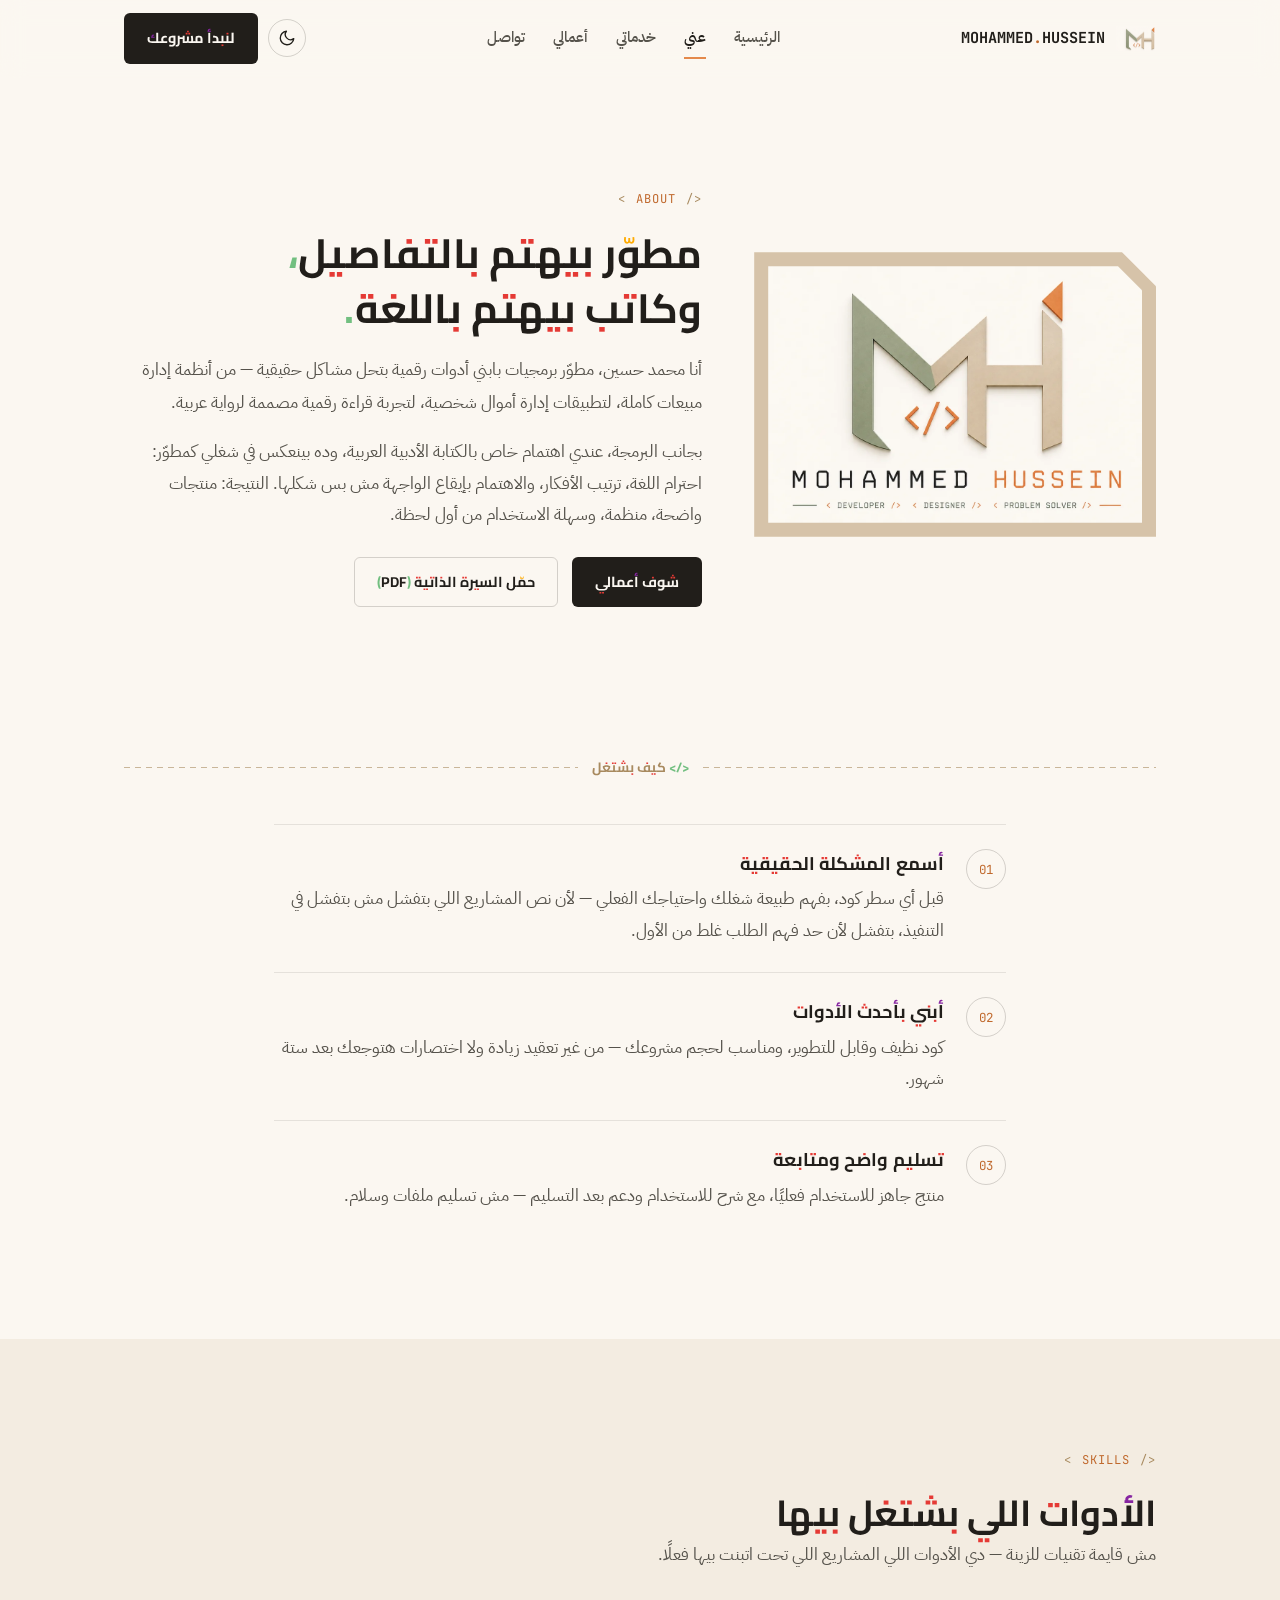
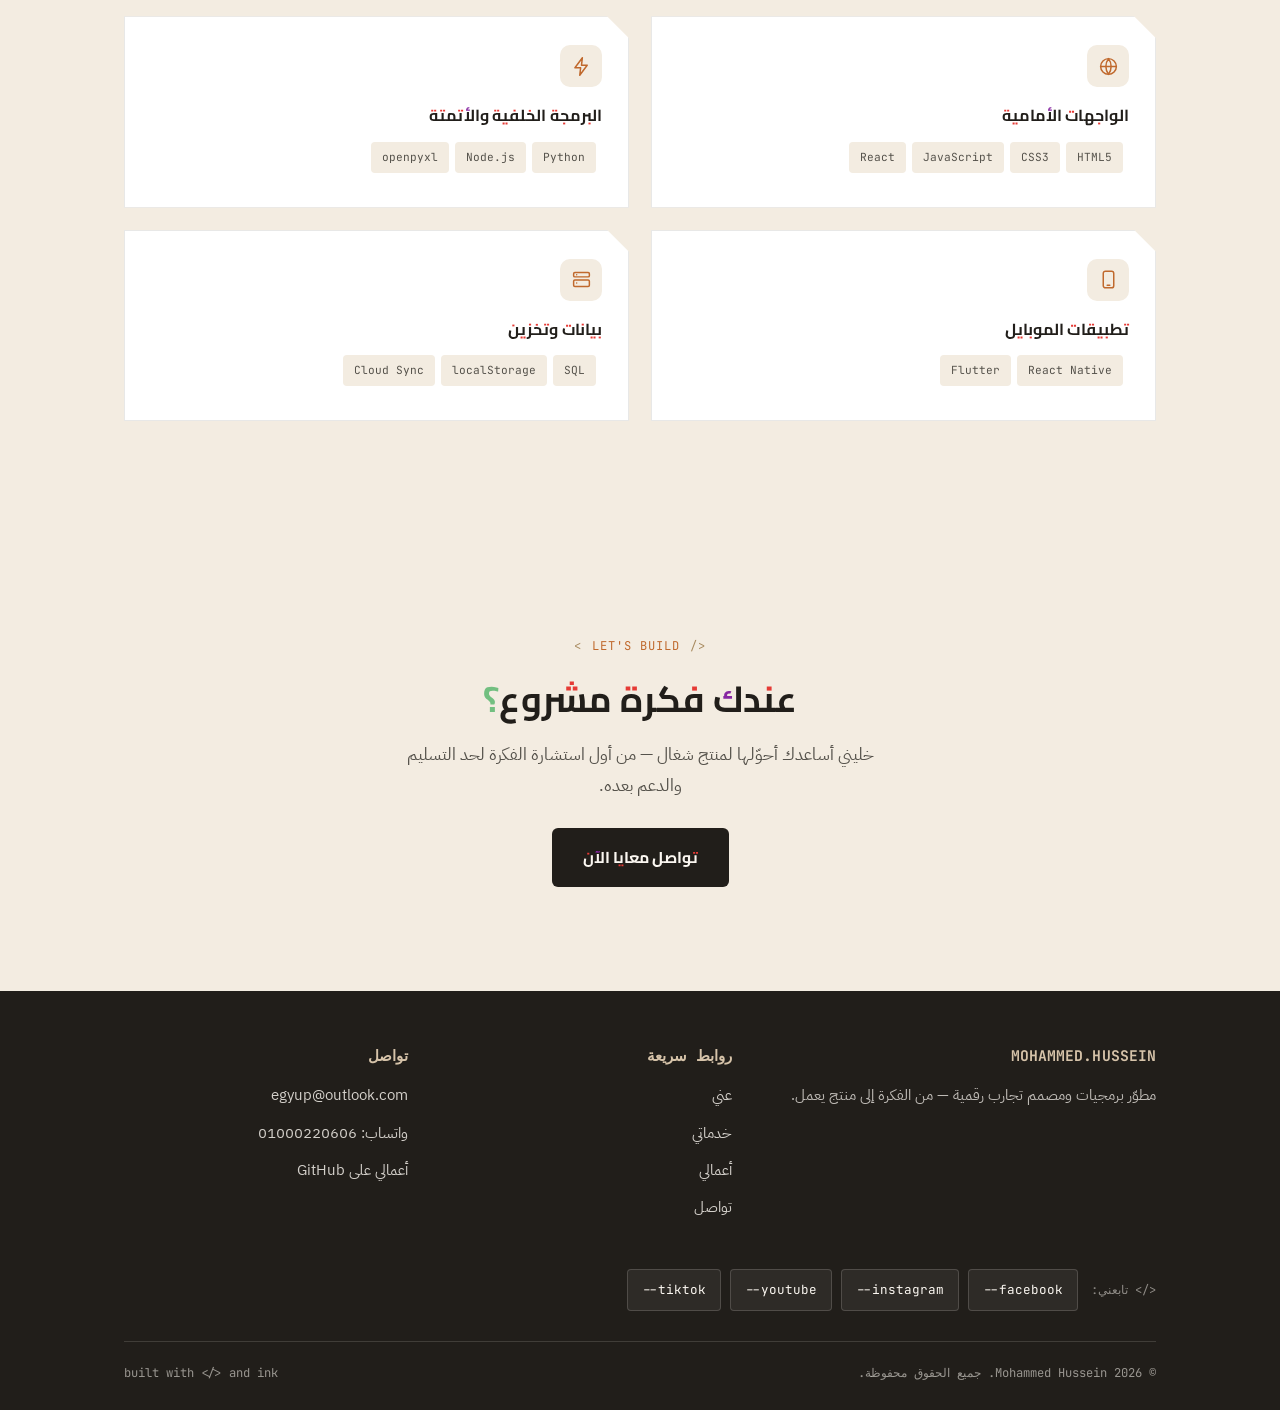
<file: about.html>
<!DOCTYPE html>
<html lang="ar" dir="rtl" data-theme="light">
<head>
<meta charset="UTF-8">
<meta name="viewport" content="width=device-width, initial-scale=1.0">
<title>عني — محمد حسين</title>
<meta name="description" content="محمد حسين: مطوّر برمجيات ومصمم تجارب رقمية، بيبني أدوات بتحل مشاكل حقيقية بواجهات عربية مضبوطة.">
<meta name="author" content="محمد حسين">
<meta name="theme-color" content="#FBF7F1" media="(prefers-color-scheme: light)">
<meta name="theme-color" content="#141210" media="(prefers-color-scheme: dark)">
<link rel="canonical" href="https://iegy.github.io/about.html">

<!-- Open Graph / Twitter -->
<meta property="og:type" content="profile">
<meta property="og:locale" content="ar_EG">
<meta property="og:site_name" content="محمد حسين — مطوّر ومصمم رقمي">
<meta property="og:title" content="عني — محمد حسين">
<meta property="og:description" content="محمد حسين: مطوّر برمجيات ومصمم تجارب رقمية، بيبني أدوات بتحل مشاكل حقيقية بواجهات عربية مضبوطة.">
<meta property="og:url" content="https://iegy.github.io/about.html">
<meta property="og:image" content="https://iegy.github.io/og.png">
<meta property="og:image:width" content="1200">
<meta property="og:image:height" content="630">
<meta property="og:image:alt" content="عني — محمد حسين">
<meta name="twitter:card" content="summary_large_image">
<meta name="twitter:title" content="عني — محمد حسين">
<meta name="twitter:description" content="محمد حسين: مطوّر برمجيات ومصمم تجارب رقمية، بيبني أدوات بتحل مشاكل حقيقية بواجهات عربية مضبوطة.">
<meta name="twitter:image" content="https://iegy.github.io/og.png">

<link rel="icon" href="favicon.ico" sizes="any">
<link rel="icon" type="image/png" sizes="32x32" href="favicon-32x32.png">
<link rel="icon" type="image/png" sizes="192x192" href="favicon-192x192.png">
<link rel="apple-touch-icon" href="apple-touch-icon.png">
<link rel="manifest" href="site.webmanifest">

<link rel="preload" href="plexar-400.woff2" as="font" type="font/woff2" crossorigin>
<link rel="preload" href="cairoplay-700.woff2" as="font" type="font/woff2" crossorigin>
<link rel="stylesheet" href="style.css">
<script>
  // set theme before first paint — no flash of the wrong theme
  (function(){try{var t=localStorage.getItem('mh-theme');
  if(!t)t=matchMedia('(prefers-color-scheme: dark)').matches?'dark':'light';
  document.documentElement.dataset.theme=t;}catch(e){}})();
</script>
<script type="application/ld+json">{"@context": "https://schema.org","@type": "Person","name": "محمد حسين","alternateName": "Mohammed Hussein","jobTitle": "مطوّر برمجيات ومصمم تجارب رقمية","url": "https://iegy.github.io/","image": "https://iegy.github.io/og.png","email": "mailto:egyup@outlook.com","telephone": "+201000220606","knowsLanguage": ["ar","en"],"knowsAbout": ["Web Development","Mobile Apps","Business Management Systems","Automation","Arabic RTL Design"],"sameAs": ["https://github.com/iegy","https://www.facebook.com/iegy.net","https://www.instagram.com/iegyup","https://youtube.com/@iegy","https://tiktok.com/@moegyup"]}</script>
</head>
<body data-page="about">

<a class="skip-link" href="#main">تخطَّ إلى المحتوى</a>
<div class="progress" aria-hidden="true"></div>

<header class="site">
  <div class="wrap nav">
    <a href="index.html" class="brand" aria-label="محمد حسين — الصفحة الرئيسية">
      <img class="logo-light" src="logo-mark.png" alt="" width="40" height="40">
      <img class="logo-dark" src="logo-mark-dark.png" alt="" width="40" height="40">
      <span class="brand-name">MOHAMMED<span>.</span>HUSSEIN</span>
    </a>
    <nav class="links" id="main-nav" aria-label="التنقل الرئيسي">
      <a href="index.html" data-page="home">الرئيسية</a>
      <a href="about.html" data-page="about">عني</a>
      <a href="services.html" data-page="services">خدماتي</a>
      <a href="portfolio.html" data-page="portfolio">أعمالي</a>
      <a href="contact.html" data-page="contact">تواصل</a>
    </nav>
    <div class="nav-actions">
      <button class="theme-toggle" type="button" aria-label="تفعيل الوضع الليلي">
        <svg class="icon-moon" viewBox="0 0 24 24" fill="none" stroke="currentColor" stroke-width="1.8" stroke-linecap="round" stroke-linejoin="round" aria-hidden="true"><path d="M21 12.8A9 9 0 1 1 11.2 3a7 7 0 0 0 9.8 9.8z"/></svg>
        <svg class="icon-sun" viewBox="0 0 24 24" fill="none" stroke="currentColor" stroke-width="1.8" stroke-linecap="round" stroke-linejoin="round" aria-hidden="true"><circle cx="12" cy="12" r="4.2"/><path d="M12 2v2M12 20v2M4.9 4.9l1.4 1.4M17.7 17.7l1.4 1.4M2 12h2M20 12h2M4.9 19.1l1.4-1.4M17.7 6.3l1.4-1.4"/></svg>
      </button>
      <a href="contact.html" class="btn btn-primary">لنبدأ مشروعك</a>
      <button class="nav-toggle" type="button" aria-label="فتح القائمة" aria-expanded="false" aria-controls="main-nav"><span></span><span></span><span></span></button>
    </div>
  </div>
</header>

<main id="main">

<section>
  <div class="wrap about-split">
    <div class="reveal">
      <div style="clip-path:polygon(0 0,calc(100% - 34px) 0,100% 34px,100% 100%,0 100%);background:var(--sand);padding:14px">
        <img src="logo.webp" alt="محمد حسين" width="1040" height="714" fetchpriority="high"
             style="clip-path:polygon(0 0,calc(100% - 24px) 0,100% 24px,100% 100%,0 100%)">
      </div>
    </div>
    <div class="reveal">
      <div class="eyebrow">ABOUT</div>
      <h1 style="font-size:clamp(1.85rem,3.9vw,2.55rem)">مطوّر بيهتم بالتفاصيل،<br>وكاتب بيهتم باللغة.</h1>
      <p class="lead" style="margin-top:18px">
        أنا محمد حسين، مطوّر برمجيات بابني أدوات رقمية بتحل مشاكل حقيقية —
        من أنظمة إدارة مبيعات كاملة، لتطبيقات إدارة أموال شخصية، لتجربة قراءة رقمية مصممة لرواية عربية.
      </p>
      <p>
        بجانب البرمجة، عندي اهتمام خاص بالكتابة الأدبية العربية، وده بينعكس في شغلي كمطوّر:
        احترام اللغة، ترتيب الأفكار، والاهتمام بإيقاع الواجهة مش بس شكلها.
        النتيجة: منتجات واضحة، منظمة، وسهلة الاستخدام من أول لحظة.
      </p>
      <div style="margin-top:26px;display:flex;gap:14px;flex-wrap:wrap">
        <a href="portfolio.html" class="btn btn-primary">شوف أعمالي</a>
        <a href="mohammed-hussein-cv.pdf" class="btn btn-outline" download>حمّل السيرة الذاتية (PDF)</a>
      </div>
    </div>
  </div>
</section>

<div class="wrap"><div class="divider">&lt;/&gt; كيف بشتغل</div></div>

<section class="tight">
  <div class="wrap" style="max-width:860px">
    <div class="steps stagger">
      <div class="step">
        <div class="step-n">01</div>
        <div><h3>أسمع المشكلة الحقيقية</h3><p style="margin:6px 0 0">قبل أي سطر كود، بفهم طبيعة شغلك واحتياجك الفعلي — لأن نص المشاريع اللي بتفشل مش بتفشل في التنفيذ، بتفشل لأن حد فهم الطلب غلط من الأول.</p></div>
      </div>
      <div class="step">
        <div class="step-n">02</div>
        <div><h3>أبني بأحدث الأدوات</h3><p style="margin:6px 0 0">كود نظيف وقابل للتطوير، ومناسب لحجم مشروعك — من غير تعقيد زيادة ولا اختصارات هتوجعك بعد ستة شهور.</p></div>
      </div>
      <div class="step">
        <div class="step-n">03</div>
        <div><h3>تسليم واضح ومتابعة</h3><p style="margin:6px 0 0">منتج جاهز للاستخدام فعليًا، مع شرح للاستخدام ودعم بعد التسليم — مش تسليم ملفات وسلام.</p></div>
      </div>
    </div>
  </div>
</section>

<section class="section-alt">
  <div class="wrap">
    <div class="section-head reveal">
      <div class="eyebrow">SKILLS</div>
      <h2>الأدوات اللي بشتغل بيها</h2>
      <p>مش قايمة تقنيات للزينة — دي الأدوات اللي المشاريع اللي تحت اتبنت بيها فعلًا.</p>
    </div>
    <div class="stagger grid-2">
      <div class="card">
        <div class="card-icon"><svg viewBox="0 0 24 24" fill="none" stroke="currentColor" stroke-width="1.7" stroke-linecap="round" stroke-linejoin="round" aria-hidden="true"><path d="M3 12h18M12 3a15 15 0 0 1 0 18a15 15 0 0 1 0-18z"/><circle cx="12" cy="12" r="9"/></svg></div>
        <h3 style="font-size:1rem;margin-bottom:12px">الواجهات الأمامية</h3>
        <div><span class="tag">HTML5</span><span class="tag">CSS3</span><span class="tag">JavaScript</span><span class="tag">React</span></div>
      </div>
      <div class="card">
        <div class="card-icon"><svg viewBox="0 0 24 24" fill="none" stroke="currentColor" stroke-width="1.7" stroke-linecap="round" stroke-linejoin="round" aria-hidden="true"><path d="M13 2 4.5 13.5H11l-1 8.5 8.5-11.5H12l1-8.5z"/></svg></div>
        <h3 style="font-size:1rem;margin-bottom:12px">البرمجة الخلفية والأتمتة</h3>
        <div><span class="tag">Python</span><span class="tag">Node.js</span><span class="tag">openpyxl</span></div>
      </div>
      <div class="card">
        <div class="card-icon"><svg viewBox="0 0 24 24" fill="none" stroke="currentColor" stroke-width="1.7" stroke-linecap="round" stroke-linejoin="round" aria-hidden="true"><rect x="6" y="2.5" width="12" height="19" rx="2.5"/><path d="M10.5 18.5h3"/></svg></div>
        <h3 style="font-size:1rem;margin-bottom:12px">تطبيقات الموبايل</h3>
        <div><span class="tag">React Native</span><span class="tag">Flutter</span></div>
      </div>
      <div class="card">
        <div class="card-icon"><svg viewBox="0 0 24 24" fill="none" stroke="currentColor" stroke-width="1.7" stroke-linecap="round" stroke-linejoin="round" aria-hidden="true"><rect x="3" y="4" width="18" height="5" rx="1.4"/><rect x="3" y="12.5" width="18" height="7.5" rx="1.4"/><path d="M6.5 6.5h.01M6.5 16h.01"/></svg></div>
        <h3 style="font-size:1rem;margin-bottom:12px">بيانات وتخزين</h3>
        <div><span class="tag">SQL</span><span class="tag">localStorage</span><span class="tag">Cloud Sync</span></div>
      </div>
    </div>
  </div>
</section>

<section class="section-alt">
  <div class="wrap reveal" style="text-align:center;max-width:620px">
    <div class="eyebrow">LET'S BUILD</div>
    <h2>عندك فكرة مشروع؟</h2>
    <p style="margin:14px auto 26px">خليني أساعدك أحوّلها لمنتج شغال — من أول استشارة الفكرة لحد التسليم والدعم بعده.</p>
    <a href="contact.html" class="btn btn-primary btn-lg">تواصل معايا الآن</a>
  </div>
</section>

</main>

<footer class="site">
  <div class="wrap">
    <div class="footer-grid">
      <div>
        <h3>MOHAMMED.HUSSEIN</h3>
        <p>مطوّر برمجيات ومصمم تجارب رقمية — من الفكرة إلى منتج يعمل.</p>
      </div>
      <div>
        <h3>روابط سريعة</h3>
        <a href="about.html">عني</a>
        <a href="services.html">خدماتي</a>
        <a href="portfolio.html">أعمالي</a>
        <a href="contact.html">تواصل</a>
      </div>
      <div>
        <h3>تواصل</h3>
        <a href="mailto:egyup@outlook.com">egyup@outlook.com</a>
        <a href="https://wa.me/201000220606" target="_blank" rel="noopener">واتساب: 01000220606</a>
        <a href="https://github.com/iegy" target="_blank" rel="noopener">أعمالي على GitHub</a>
      </div>
    </div>

    <div class="social-row">
      <span class="social-label">&lt;/&gt; تابعني:</span>
      <a class="social-chip" href="https://www.facebook.com/iegy.net" target="_blank" rel="noopener">--facebook</a>
      <a class="social-chip" href="https://www.instagram.com/iegyup" target="_blank" rel="noopener">--instagram</a>
      <a class="social-chip" href="https://youtube.com/@iegy" target="_blank" rel="noopener">--youtube</a>
      <a class="social-chip" href="https://tiktok.com/@moegyup" target="_blank" rel="noopener">--tiktok</a>
    </div>

    <div class="footer-bottom">
      <span>© <span data-year>2026</span> Mohammed Hussein. جميع الحقوق محفوظة.</span>
      <span>built with &lt;/&gt; and ink</span>
    </div>
  </div>
</footer>

<script src="script.js" defer></script>
</body>
</html>
</file>
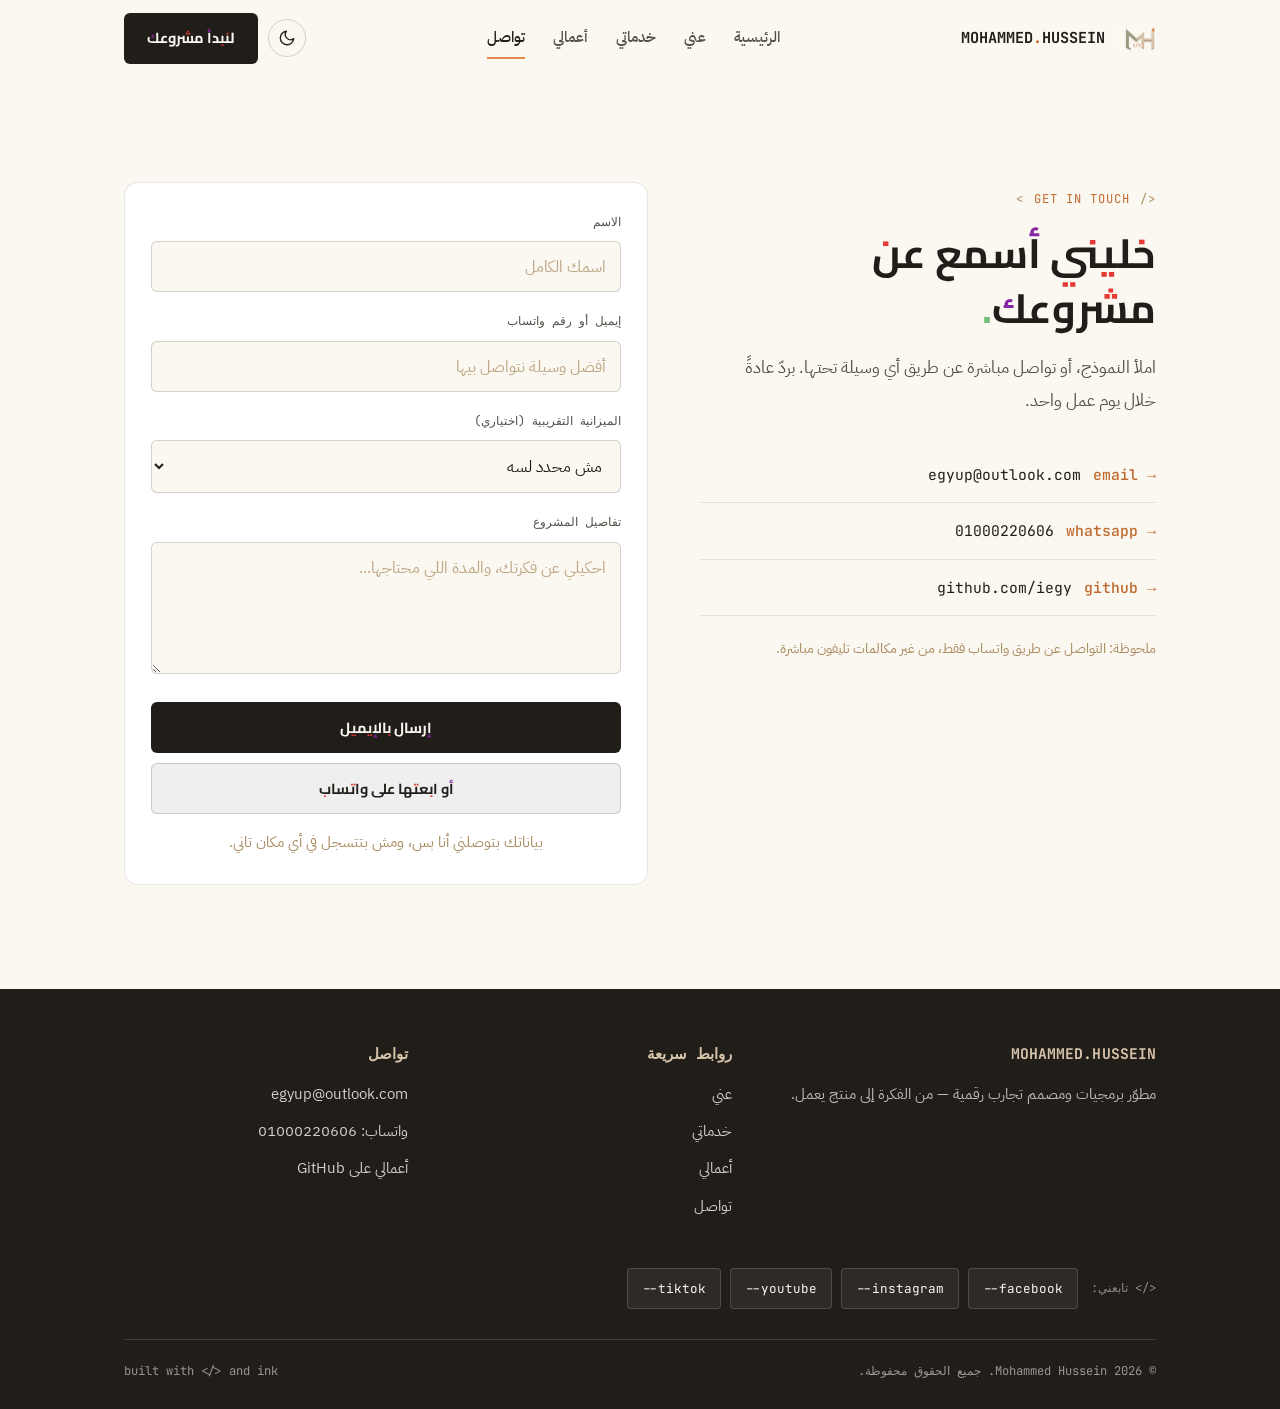
<file: contact.html>
<!DOCTYPE html>
<html lang="ar" dir="rtl" data-theme="light">
<head>
<meta charset="UTF-8">
<meta name="viewport" content="width=device-width, initial-scale=1.0">
<title>تواصل معايا — محمد حسين</title>
<meta name="description" content="ابعتلي تفاصيل مشروعك بالإيميل أو على واتساب — بردّ عادةً خلال يوم عمل واحد.">
<meta name="author" content="محمد حسين">
<meta name="theme-color" content="#FBF7F1" media="(prefers-color-scheme: light)">
<meta name="theme-color" content="#141210" media="(prefers-color-scheme: dark)">
<link rel="canonical" href="https://iegy.github.io/contact.html">

<!-- Open Graph / Twitter -->
<meta property="og:type" content="website">
<meta property="og:locale" content="ar_EG">
<meta property="og:site_name" content="محمد حسين — مطوّر ومصمم رقمي">
<meta property="og:title" content="تواصل معايا — محمد حسين">
<meta property="og:description" content="ابعتلي تفاصيل مشروعك بالإيميل أو على واتساب — بردّ عادةً خلال يوم عمل واحد.">
<meta property="og:url" content="https://iegy.github.io/contact.html">
<meta property="og:image" content="https://iegy.github.io/og.png">
<meta property="og:image:width" content="1200">
<meta property="og:image:height" content="630">
<meta property="og:image:alt" content="تواصل معايا — محمد حسين">
<meta name="twitter:card" content="summary_large_image">
<meta name="twitter:title" content="تواصل معايا — محمد حسين">
<meta name="twitter:description" content="ابعتلي تفاصيل مشروعك بالإيميل أو على واتساب — بردّ عادةً خلال يوم عمل واحد.">
<meta name="twitter:image" content="https://iegy.github.io/og.png">

<link rel="icon" href="favicon.ico" sizes="any">
<link rel="icon" type="image/png" sizes="32x32" href="favicon-32x32.png">
<link rel="icon" type="image/png" sizes="192x192" href="favicon-192x192.png">
<link rel="apple-touch-icon" href="apple-touch-icon.png">
<link rel="manifest" href="site.webmanifest">

<link rel="preload" href="plexar-400.woff2" as="font" type="font/woff2" crossorigin>
<link rel="preload" href="cairoplay-700.woff2" as="font" type="font/woff2" crossorigin>
<link rel="stylesheet" href="style.css">
<script>
  // set theme before first paint — no flash of the wrong theme
  (function(){try{var t=localStorage.getItem('mh-theme');
  if(!t)t=matchMedia('(prefers-color-scheme: dark)').matches?'dark':'light';
  document.documentElement.dataset.theme=t;}catch(e){}})();
</script>
<script type="application/ld+json">{"@context": "https://schema.org","@type": "ContactPage","url": "https://iegy.github.io/contact.html","mainEntity": {"@context": "https://schema.org","@type": "Person","name": "محمد حسين","alternateName": "Mohammed Hussein","jobTitle": "مطوّر برمجيات ومصمم تجارب رقمية","url": "https://iegy.github.io/","image": "https://iegy.github.io/og.png","email": "mailto:egyup@outlook.com","telephone": "+201000220606","knowsLanguage": ["ar","en"],"knowsAbout": ["Web Development","Mobile Apps","Business Management Systems","Automation","Arabic RTL Design"],"sameAs": ["https://github.com/iegy","https://www.facebook.com/iegy.net","https://www.instagram.com/iegyup","https://youtube.com/@iegy","https://tiktok.com/@moegyup"]}}</script>
</head>
<body data-page="contact">

<a class="skip-link" href="#main">تخطَّ إلى المحتوى</a>
<div class="progress" aria-hidden="true"></div>

<header class="site">
  <div class="wrap nav">
    <a href="index.html" class="brand" aria-label="محمد حسين — الصفحة الرئيسية">
      <img class="logo-light" src="logo-mark.png" alt="" width="40" height="40">
      <img class="logo-dark" src="logo-mark-dark.png" alt="" width="40" height="40">
      <span class="brand-name">MOHAMMED<span>.</span>HUSSEIN</span>
    </a>
    <nav class="links" id="main-nav" aria-label="التنقل الرئيسي">
      <a href="index.html" data-page="home">الرئيسية</a>
      <a href="about.html" data-page="about">عني</a>
      <a href="services.html" data-page="services">خدماتي</a>
      <a href="portfolio.html" data-page="portfolio">أعمالي</a>
      <a href="contact.html" data-page="contact">تواصل</a>
    </nav>
    <div class="nav-actions">
      <button class="theme-toggle" type="button" aria-label="تفعيل الوضع الليلي">
        <svg class="icon-moon" viewBox="0 0 24 24" fill="none" stroke="currentColor" stroke-width="1.8" stroke-linecap="round" stroke-linejoin="round" aria-hidden="true"><path d="M21 12.8A9 9 0 1 1 11.2 3a7 7 0 0 0 9.8 9.8z"/></svg>
        <svg class="icon-sun" viewBox="0 0 24 24" fill="none" stroke="currentColor" stroke-width="1.8" stroke-linecap="round" stroke-linejoin="round" aria-hidden="true"><circle cx="12" cy="12" r="4.2"/><path d="M12 2v2M12 20v2M4.9 4.9l1.4 1.4M17.7 17.7l1.4 1.4M2 12h2M20 12h2M4.9 19.1l1.4-1.4M17.7 6.3l1.4-1.4"/></svg>
      </button>
      <a href="contact.html" class="btn btn-primary">لنبدأ مشروعك</a>
      <button class="nav-toggle" type="button" aria-label="فتح القائمة" aria-expanded="false" aria-controls="main-nav"><span></span><span></span><span></span></button>
    </div>
  </div>
</header>

<main id="main">

<section>
  <div class="wrap contact-split">
    <div class="reveal">
      <div class="eyebrow">GET IN TOUCH</div>
      <h1 style="font-size:clamp(1.85rem,3.9vw,2.55rem)">خليني أسمع عن مشروعك.</h1>
      <p class="lead" style="margin-top:16px;max-width:430px">
        املأ النموذج، أو تواصل مباشرة عن طريق أي وسيلة تحتها. بردّ عادةً خلال يوم عمل واحد.
      </p>

      <div style="margin-top:30px">
        <a href="mailto:egyup@outlook.com" class="contact-line"><b>email →</b><span>egyup@outlook.com</span></a>
        <a href="https://wa.me/201000220606" target="_blank" rel="noopener" class="contact-line"><b>whatsapp →</b><span>01000220606</span></a>
        <a href="https://github.com/iegy" target="_blank" rel="noopener" class="contact-line"><b>github →</b><span>github.com/iegy</span></a>
      </div>
      <p style="margin-top:20px;font-size:.86rem;color:var(--muted)">
        ملحوظة: التواصل عن طريق واتساب فقط، من غير مكالمات تليفون مباشرة.
      </p>
    </div>

    <form id="contact-form" class="reveal card" style="clip-path:none;border-radius:var(--radius-lg)" novalidate
          data-access-key="dc9615a9-63f3-4806-91e3-6828f5b85ffe">
      <div class="field">
        <label for="name">الاسم</label>
        <input id="name" name="name" type="text" placeholder="اسمك الكامل" autocomplete="name" required>
        <span class="err">اكتب اسمك من فضلك.</span>
      </div>
      <div class="field">
        <label for="contact">إيميل أو رقم واتساب</label>
        <input id="contact" name="contact" type="text" placeholder="أفضل وسيلة نتواصل بيها" required>
        <span class="err">محتاج وسيلة أقدر أرد عليك بيها.</span>
      </div>
      <div class="field">
        <label for="budget">الميزانية التقريبية (اختياري)</label>
        <select id="budget" name="budget">
          <option value="">مش محدد لسه</option>
          <option>أقل من ٥٬٠٠٠ جنيه</option>
          <option>٥٬٠٠٠ – ١٥٬٠٠٠ جنيه</option>
          <option>١٥٬٠٠٠ – ٤٠٬٠٠٠ جنيه</option>
          <option>أكثر من ٤٠٬٠٠٠ جنيه</option>
        </select>
      </div>
      <div class="field">
        <label for="message">تفاصيل المشروع</label>
        <textarea id="message" name="message" placeholder="احكيلي عن فكرتك، والمدة اللي محتاجها..." required></textarea>
        <span class="err">اكتب سطرين على الأقل عن المشروع.</span>
      </div>

      <button type="submit" class="btn btn-primary" style="width:100%">إرسال بالإيميل</button>
      <button type="button" class="btn btn-outline" data-send="whatsapp" style="width:100%;margin-top:10px">
        أو ابعتها على واتساب
      </button>
      <div class="form-status" role="status" aria-live="polite"></div>
      <p class="form-note">بياناتك بتوصلني أنا بس، ومش بتتسجل في أي مكان تاني.</p>
    </form>
  </div>
</section>

</main>

<footer class="site">
  <div class="wrap">
    <div class="footer-grid">
      <div>
        <h3>MOHAMMED.HUSSEIN</h3>
        <p>مطوّر برمجيات ومصمم تجارب رقمية — من الفكرة إلى منتج يعمل.</p>
      </div>
      <div>
        <h3>روابط سريعة</h3>
        <a href="about.html">عني</a>
        <a href="services.html">خدماتي</a>
        <a href="portfolio.html">أعمالي</a>
        <a href="contact.html">تواصل</a>
      </div>
      <div>
        <h3>تواصل</h3>
        <a href="mailto:egyup@outlook.com">egyup@outlook.com</a>
        <a href="https://wa.me/201000220606" target="_blank" rel="noopener">واتساب: 01000220606</a>
        <a href="https://github.com/iegy" target="_blank" rel="noopener">أعمالي على GitHub</a>
      </div>
    </div>

    <div class="social-row">
      <span class="social-label">&lt;/&gt; تابعني:</span>
      <a class="social-chip" href="https://www.facebook.com/iegy.net" target="_blank" rel="noopener">--facebook</a>
      <a class="social-chip" href="https://www.instagram.com/iegyup" target="_blank" rel="noopener">--instagram</a>
      <a class="social-chip" href="https://youtube.com/@iegy" target="_blank" rel="noopener">--youtube</a>
      <a class="social-chip" href="https://tiktok.com/@moegyup" target="_blank" rel="noopener">--tiktok</a>
    </div>

    <div class="footer-bottom">
      <span>© <span data-year>2026</span> Mohammed Hussein. جميع الحقوق محفوظة.</span>
      <span>built with &lt;/&gt; and ink</span>
    </div>
  </div>
</footer>

<script src="script.js" defer></script>
</body>
</html>
</file>
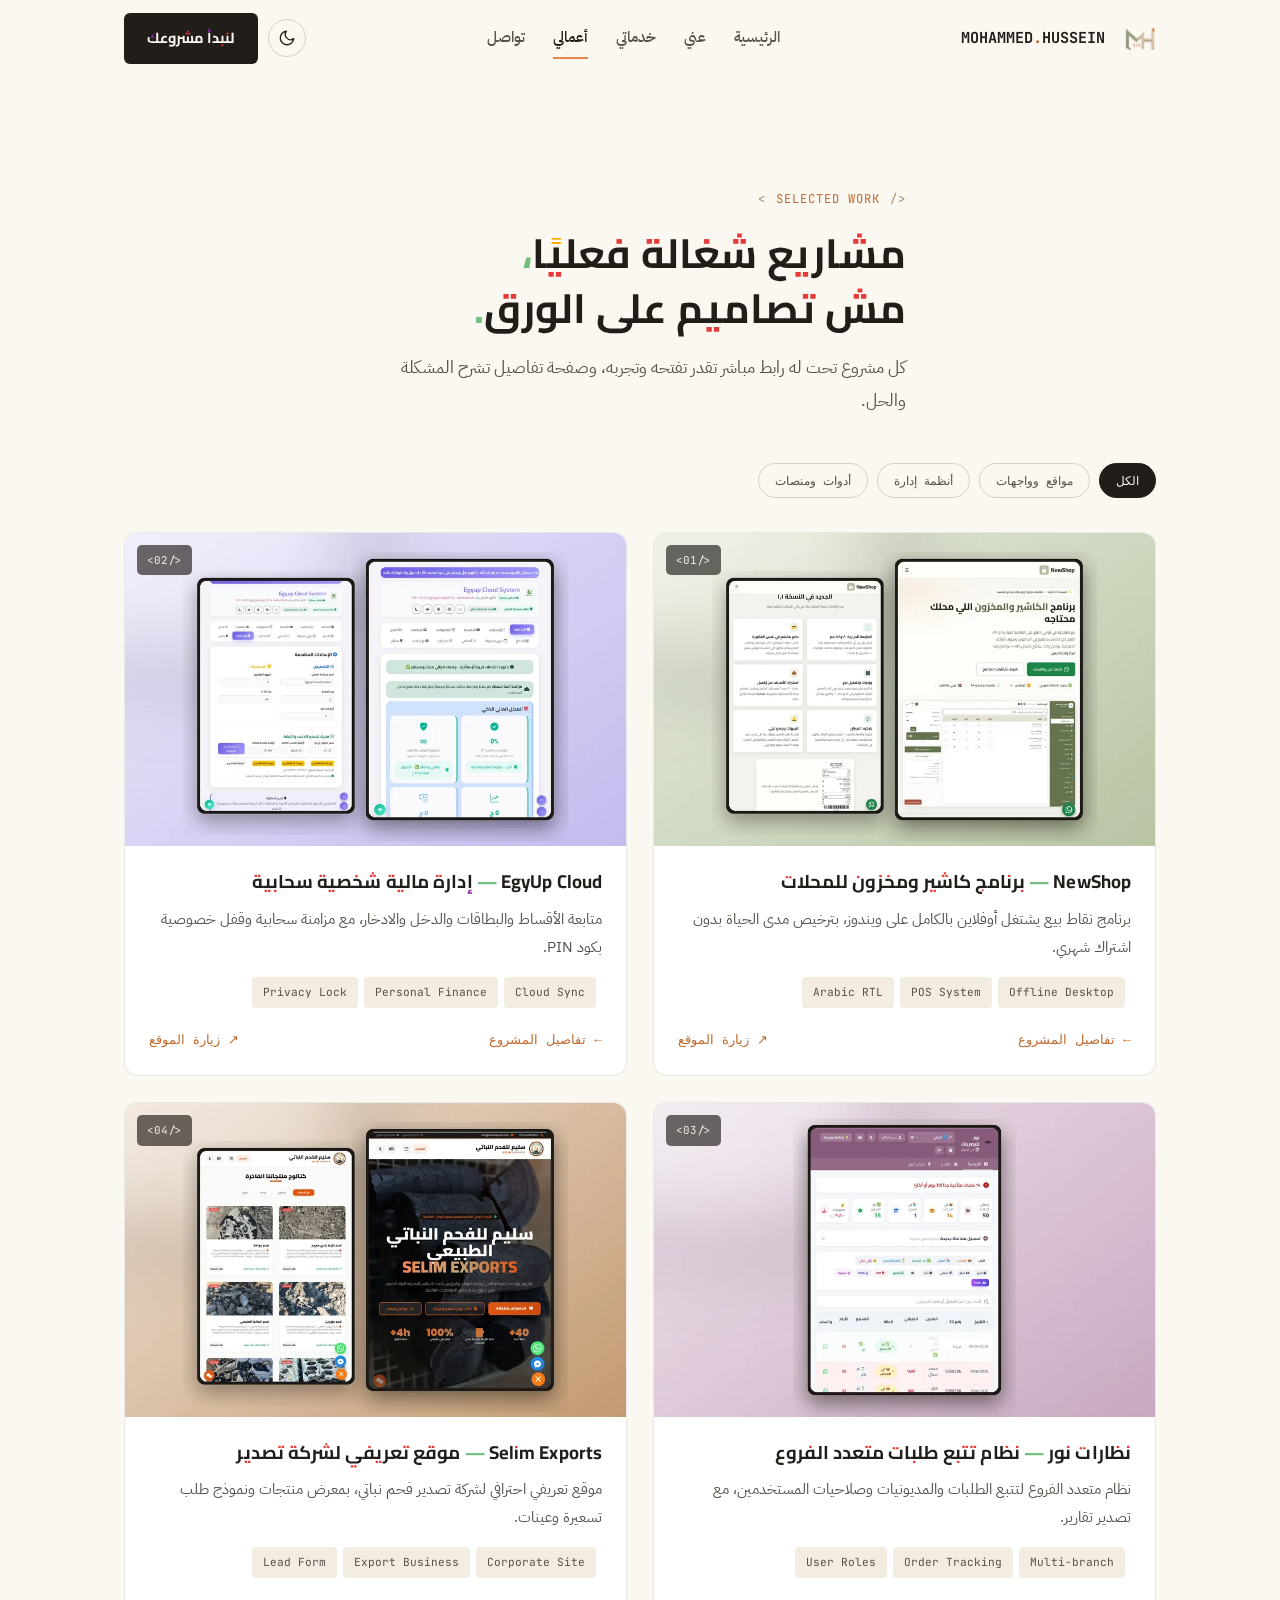
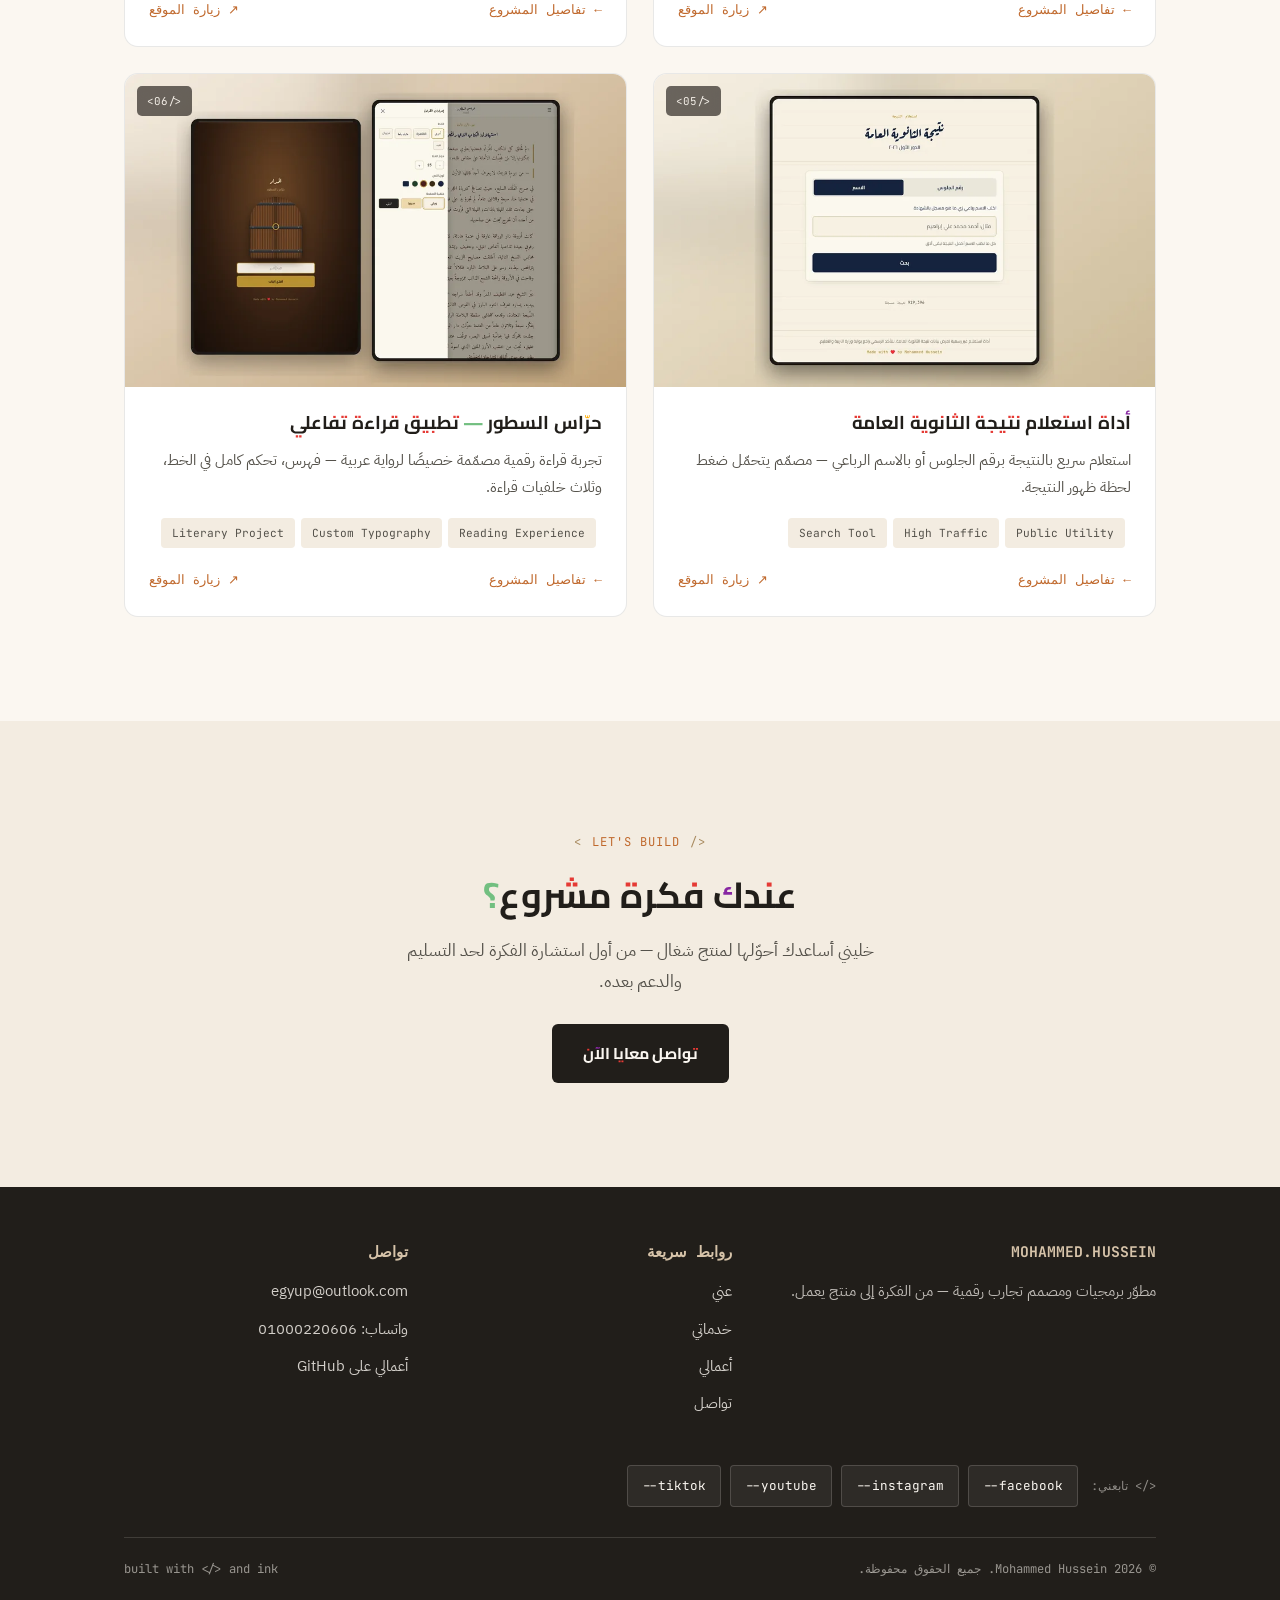
<file: portfolio.html>
<!DOCTYPE html>
<html lang="ar" dir="rtl" data-theme="light">
<head>
<meta charset="UTF-8">
<meta name="viewport" content="width=device-width, initial-scale=1.0">
<title>أعمالي — محمد حسين</title>
<meta name="description" content="ستة مشاريع منشورة أونلاين: أنظمة كاشير ومخزون، إدارة مالية سحابية، تتبع طلبات متعدد الفروع، مواقع شركات وأدوات عامة.">
<meta name="author" content="محمد حسين">
<meta name="theme-color" content="#FBF7F1" media="(prefers-color-scheme: light)">
<meta name="theme-color" content="#141210" media="(prefers-color-scheme: dark)">
<link rel="canonical" href="https://iegy.github.io/portfolio.html">

<!-- Open Graph / Twitter -->
<meta property="og:type" content="website">
<meta property="og:locale" content="ar_EG">
<meta property="og:site_name" content="محمد حسين — مطوّر ومصمم رقمي">
<meta property="og:title" content="أعمالي — محمد حسين">
<meta property="og:description" content="ستة مشاريع منشورة أونلاين: أنظمة كاشير ومخزون، إدارة مالية سحابية، تتبع طلبات متعدد الفروع، مواقع شركات وأدوات عامة.">
<meta property="og:url" content="https://iegy.github.io/portfolio.html">
<meta property="og:image" content="https://iegy.github.io/og.png">
<meta property="og:image:width" content="1200">
<meta property="og:image:height" content="630">
<meta property="og:image:alt" content="أعمالي — محمد حسين">
<meta name="twitter:card" content="summary_large_image">
<meta name="twitter:title" content="أعمالي — محمد حسين">
<meta name="twitter:description" content="ستة مشاريع منشورة أونلاين: أنظمة كاشير ومخزون، إدارة مالية سحابية، تتبع طلبات متعدد الفروع، مواقع شركات وأدوات عامة.">
<meta name="twitter:image" content="https://iegy.github.io/og.png">

<link rel="icon" href="favicon.ico" sizes="any">
<link rel="icon" type="image/png" sizes="32x32" href="favicon-32x32.png">
<link rel="icon" type="image/png" sizes="192x192" href="favicon-192x192.png">
<link rel="apple-touch-icon" href="apple-touch-icon.png">
<link rel="manifest" href="site.webmanifest">

<link rel="preload" href="plexar-400.woff2" as="font" type="font/woff2" crossorigin>
<link rel="preload" href="cairoplay-700.woff2" as="font" type="font/woff2" crossorigin>
<link rel="stylesheet" href="style.css">
<script>
  // set theme before first paint — no flash of the wrong theme
  (function(){try{var t=localStorage.getItem('mh-theme');
  if(!t)t=matchMedia('(prefers-color-scheme: dark)').matches?'dark':'light';
  document.documentElement.dataset.theme=t;}catch(e){}})();
</script>
<script type="application/ld+json">{"@context": "https://schema.org","@type": "CollectionPage","name": "أعمال محمد حسين","url": "https://iegy.github.io/portfolio.html","hasPart": [{"@type": "CreativeWork","name": "NewShop — برنامج كاشير ومخزون للمحلات","url": "https://newshop.work/","description": "برنامج نقاط بيع يشتغل أوفلاين بالكامل على ويندوز، بترخيص مدى الحياة بدون اشتراك شهري."},{"@type": "CreativeWork","name": "EgyUp Cloud — إدارة مالية شخصية سحابية","url": "https://iegy.github.io/Safepro/","description": "متابعة الأقساط والبطاقات والدخل والادخار، مع مزامنة سحابية وقفل خصوصية بكود PIN."},{"@type": "CreativeWork","name": "نظارات نور — نظام تتبع طلبات متعدد الفروع","url": "https://iegy.github.io/noor2/","description": "نظام متعدد الفروع لتتبع الطلبات والمديونيات وصلاحيات المستخدمين، مع تصدير تقارير."},{"@type": "CreativeWork","name": "Selim Exports — موقع تعريفي لشركة تصدير","url": "https://selim4charcoal.com/","description": "موقع تعريفي احترافي لشركة تصدير فحم نباتي، بمعرض منتجات ونموذج طلب تسعيرة وعينات."},{"@type": "CreativeWork","name": "أداة استعلام نتيجة الثانوية العامة","url": "https://iegy.github.io/natiga/","description": "استعلام سريع بالنتيجة برقم الجلوس أو بالاسم الرباعي — مصمّم يتحمّل ضغط لحظة ظهور النتيجة."},{"@type": "CreativeWork","name": "حرّاس السطور — تطبيق قراءة تفاعلي","url": "https://egytop.github.io/book/","description": "تجربة قراءة رقمية مصمّمة خصيصًا لرواية عربية — فهرس، تحكم كامل في الخط، وثلاث خلفيات قراءة."}]}</script>
</head>
<body data-page="portfolio">

<a class="skip-link" href="#main">تخطَّ إلى المحتوى</a>
<div class="progress" aria-hidden="true"></div>

<header class="site">
  <div class="wrap nav">
    <a href="index.html" class="brand" aria-label="محمد حسين — الصفحة الرئيسية">
      <img class="logo-light" src="logo-mark.png" alt="" width="40" height="40">
      <img class="logo-dark" src="logo-mark-dark.png" alt="" width="40" height="40">
      <span class="brand-name">MOHAMMED<span>.</span>HUSSEIN</span>
    </a>
    <nav class="links" id="main-nav" aria-label="التنقل الرئيسي">
      <a href="index.html" data-page="home">الرئيسية</a>
      <a href="about.html" data-page="about">عني</a>
      <a href="services.html" data-page="services">خدماتي</a>
      <a href="portfolio.html" data-page="portfolio">أعمالي</a>
      <a href="contact.html" data-page="contact">تواصل</a>
    </nav>
    <div class="nav-actions">
      <button class="theme-toggle" type="button" aria-label="تفعيل الوضع الليلي">
        <svg class="icon-moon" viewBox="0 0 24 24" fill="none" stroke="currentColor" stroke-width="1.8" stroke-linecap="round" stroke-linejoin="round" aria-hidden="true"><path d="M21 12.8A9 9 0 1 1 11.2 3a7 7 0 0 0 9.8 9.8z"/></svg>
        <svg class="icon-sun" viewBox="0 0 24 24" fill="none" stroke="currentColor" stroke-width="1.8" stroke-linecap="round" stroke-linejoin="round" aria-hidden="true"><circle cx="12" cy="12" r="4.2"/><path d="M12 2v2M12 20v2M4.9 4.9l1.4 1.4M17.7 17.7l1.4 1.4M2 12h2M20 12h2M4.9 19.1l1.4-1.4M17.7 6.3l1.4-1.4"/></svg>
      </button>
      <a href="contact.html" class="btn btn-primary">لنبدأ مشروعك</a>
      <button class="nav-toggle" type="button" aria-label="فتح القائمة" aria-expanded="false" aria-controls="main-nav"><span></span><span></span><span></span></button>
    </div>
  </div>
</header>

<main id="main">

<section>
  <div class="wrap section-head reveal">
    <div class="eyebrow">SELECTED WORK</div>
    <h1 style="font-size:clamp(1.85rem,3.9vw,2.55rem)">مشاريع شغالة فعليًا،<br>مش تصاميم على الورق.</h1>
    <p class="lead" style="margin-top:16px">كل مشروع تحت له رابط مباشر تقدر تفتحه وتجربه، وصفحة تفاصيل تشرح المشكلة والحل.</p>
  </div>

  <div class="wrap">
    <div class="filters reveal" role="group" aria-label="تصفية المشاريع">
      <button class="filter" type="button" data-filter="all" aria-pressed="true">الكل</button>
      <button class="filter" type="button" data-filter="web" aria-pressed="false">مواقع وواجهات</button>
      <button class="filter" type="button" data-filter="systems" aria-pressed="false">أنظمة إدارة</button>
      <button class="filter" type="button" data-filter="tools" aria-pressed="false">أدوات ومنصات</button>
    </div>

    <div class="stagger work-grid">
      <article class="work" data-cat="systems tools">
        <a class="work-shot" href="work-newshop.html" aria-label="تفاصيل مشروع NewShop — كاشير ومخزون للمحلات">
          <span class="work-idx">&lt;01/&gt;</span>
          <img src="thumb-newshop.webp" alt="لقطة من مشروع NewShop — كاشير ومخزون للمحلات" width="880" height="550" loading="lazy" decoding="async">
        </a>
        <div class="work-body">
          <h3><a href="work-newshop.html">NewShop — برنامج كاشير ومخزون للمحلات</a></h3>
          <p>برنامج نقاط بيع يشتغل أوفلاين بالكامل على ويندوز، بترخيص مدى الحياة بدون اشتراك شهري.</p>
          <div><span class="tag">Offline Desktop</span><span class="tag">POS System</span><span class="tag">Arabic RTL</span></div>
          <div class="work-foot">
            <a class="link-out" href="work-newshop.html">تفاصيل المشروع ←</a>
            <a class="link-out" href="https://newshop.work/" target="_blank" rel="noopener">زيارة الموقع ↗</a>
          </div>
        </div>
      </article>
      <article class="work" data-cat="web systems">
        <a class="work-shot" href="work-egyup.html" aria-label="تفاصيل مشروع EgyUp Cloud — إدارة مالية شخصية">
          <span class="work-idx">&lt;02/&gt;</span>
          <img src="thumb-egyup.webp" alt="لقطة من مشروع EgyUp Cloud — إدارة مالية شخصية" width="880" height="550" loading="lazy" decoding="async">
        </a>
        <div class="work-body">
          <h3><a href="work-egyup.html">EgyUp Cloud — إدارة مالية شخصية سحابية</a></h3>
          <p>متابعة الأقساط والبطاقات والدخل والادخار، مع مزامنة سحابية وقفل خصوصية بكود PIN.</p>
          <div><span class="tag">Cloud Sync</span><span class="tag">Personal Finance</span><span class="tag">Privacy Lock</span></div>
          <div class="work-foot">
            <a class="link-out" href="work-egyup.html">تفاصيل المشروع ←</a>
            <a class="link-out" href="https://iegy.github.io/Safepro/" target="_blank" rel="noopener">زيارة الموقع ↗</a>
          </div>
        </div>
      </article>
      <article class="work" data-cat="systems">
        <a class="work-shot" href="work-noor.html" aria-label="تفاصيل مشروع نظارات نور — تتبع طلبات">
          <span class="work-idx">&lt;03/&gt;</span>
          <img src="thumb-noor.webp" alt="لقطة من مشروع نظارات نور — تتبع طلبات" width="880" height="550" loading="lazy" decoding="async">
        </a>
        <div class="work-body">
          <h3><a href="work-noor.html">نظارات نور — نظام تتبع طلبات متعدد الفروع</a></h3>
          <p>نظام متعدد الفروع لتتبع الطلبات والمديونيات وصلاحيات المستخدمين، مع تصدير تقارير.</p>
          <div><span class="tag">Multi-branch</span><span class="tag">Order Tracking</span><span class="tag">User Roles</span></div>
          <div class="work-foot">
            <a class="link-out" href="work-noor.html">تفاصيل المشروع ←</a>
            <a class="link-out" href="https://iegy.github.io/noor2/" target="_blank" rel="noopener">زيارة الموقع ↗</a>
          </div>
        </div>
      </article>
      <article class="work" data-cat="web">
        <a class="work-shot" href="work-selim.html" aria-label="تفاصيل مشروع Selim Exports — موقع شركة تصدير">
          <span class="work-idx">&lt;04/&gt;</span>
          <img src="thumb-selim.webp" alt="لقطة من مشروع Selim Exports — موقع شركة تصدير" width="880" height="550" loading="lazy" decoding="async">
        </a>
        <div class="work-body">
          <h3><a href="work-selim.html">Selim Exports — موقع تعريفي لشركة تصدير</a></h3>
          <p>موقع تعريفي احترافي لشركة تصدير فحم نباتي، بمعرض منتجات ونموذج طلب تسعيرة وعينات.</p>
          <div><span class="tag">Corporate Site</span><span class="tag">Export Business</span><span class="tag">Lead Form</span></div>
          <div class="work-foot">
            <a class="link-out" href="work-selim.html">تفاصيل المشروع ←</a>
            <a class="link-out" href="https://selim4charcoal.com/" target="_blank" rel="noopener">زيارة الموقع ↗</a>
          </div>
        </div>
      </article>
      <article class="work" data-cat="web tools">
        <a class="work-shot" href="work-natiga.html" aria-label="تفاصيل مشروع أداة استعلام نتيجة الثانوية">
          <span class="work-idx">&lt;05/&gt;</span>
          <img src="thumb-natiga.webp" alt="لقطة من مشروع أداة استعلام نتيجة الثانوية" width="880" height="550" loading="lazy" decoding="async">
        </a>
        <div class="work-body">
          <h3><a href="work-natiga.html">أداة استعلام نتيجة الثانوية العامة</a></h3>
          <p>استعلام سريع بالنتيجة برقم الجلوس أو بالاسم الرباعي — مصمّم يتحمّل ضغط لحظة ظهور النتيجة.</p>
          <div><span class="tag">Public Utility</span><span class="tag">High Traffic</span><span class="tag">Search Tool</span></div>
          <div class="work-foot">
            <a class="link-out" href="work-natiga.html">تفاصيل المشروع ←</a>
            <a class="link-out" href="https://iegy.github.io/natiga/" target="_blank" rel="noopener">زيارة الموقع ↗</a>
          </div>
        </div>
      </article>
      <article class="work" data-cat="web tools">
        <a class="work-shot" href="work-book.html" aria-label="تفاصيل مشروع حرّاس السطور — تطبيق قراءة">
          <span class="work-idx">&lt;06/&gt;</span>
          <img src="thumb-book.webp" alt="لقطة من مشروع حرّاس السطور — تطبيق قراءة" width="880" height="550" loading="lazy" decoding="async">
        </a>
        <div class="work-body">
          <h3><a href="work-book.html">حرّاس السطور — تطبيق قراءة تفاعلي</a></h3>
          <p>تجربة قراءة رقمية مصمّمة خصيصًا لرواية عربية — فهرس، تحكم كامل في الخط، وثلاث خلفيات قراءة.</p>
          <div><span class="tag">Reading Experience</span><span class="tag">Custom Typography</span><span class="tag">Literary Project</span></div>
          <div class="work-foot">
            <a class="link-out" href="work-book.html">تفاصيل المشروع ←</a>
            <a class="link-out" href="https://egytop.github.io/book/" target="_blank" rel="noopener">زيارة الموقع ↗</a>
          </div>
        </div>
      </article>
    </div>
    <p id="no-results" hidden style="text-align:center;padding:40px 0">مفيش مشاريع في التصنيف ده حاليًا.</p>
  </div>
</section>

<section class="section-alt">
  <div class="wrap reveal" style="text-align:center;max-width:620px">
    <div class="eyebrow">LET'S BUILD</div>
    <h2>عندك فكرة مشروع؟</h2>
    <p style="margin:14px auto 26px">خليني أساعدك أحوّلها لمنتج شغال — من أول استشارة الفكرة لحد التسليم والدعم بعده.</p>
    <a href="contact.html" class="btn btn-primary btn-lg">تواصل معايا الآن</a>
  </div>
</section>

</main>

<footer class="site">
  <div class="wrap">
    <div class="footer-grid">
      <div>
        <h3>MOHAMMED.HUSSEIN</h3>
        <p>مطوّر برمجيات ومصمم تجارب رقمية — من الفكرة إلى منتج يعمل.</p>
      </div>
      <div>
        <h3>روابط سريعة</h3>
        <a href="about.html">عني</a>
        <a href="services.html">خدماتي</a>
        <a href="portfolio.html">أعمالي</a>
        <a href="contact.html">تواصل</a>
      </div>
      <div>
        <h3>تواصل</h3>
        <a href="mailto:egyup@outlook.com">egyup@outlook.com</a>
        <a href="https://wa.me/201000220606" target="_blank" rel="noopener">واتساب: 01000220606</a>
        <a href="https://github.com/iegy" target="_blank" rel="noopener">أعمالي على GitHub</a>
      </div>
    </div>

    <div class="social-row">
      <span class="social-label">&lt;/&gt; تابعني:</span>
      <a class="social-chip" href="https://www.facebook.com/iegy.net" target="_blank" rel="noopener">--facebook</a>
      <a class="social-chip" href="https://www.instagram.com/iegyup" target="_blank" rel="noopener">--instagram</a>
      <a class="social-chip" href="https://youtube.com/@iegy" target="_blank" rel="noopener">--youtube</a>
      <a class="social-chip" href="https://tiktok.com/@moegyup" target="_blank" rel="noopener">--tiktok</a>
    </div>

    <div class="footer-bottom">
      <span>© <span data-year>2026</span> Mohammed Hussein. جميع الحقوق محفوظة.</span>
      <span>built with &lt;/&gt; and ink</span>
    </div>
  </div>
</footer>

<script src="script.js" defer></script>
</body>
</html>
</file>
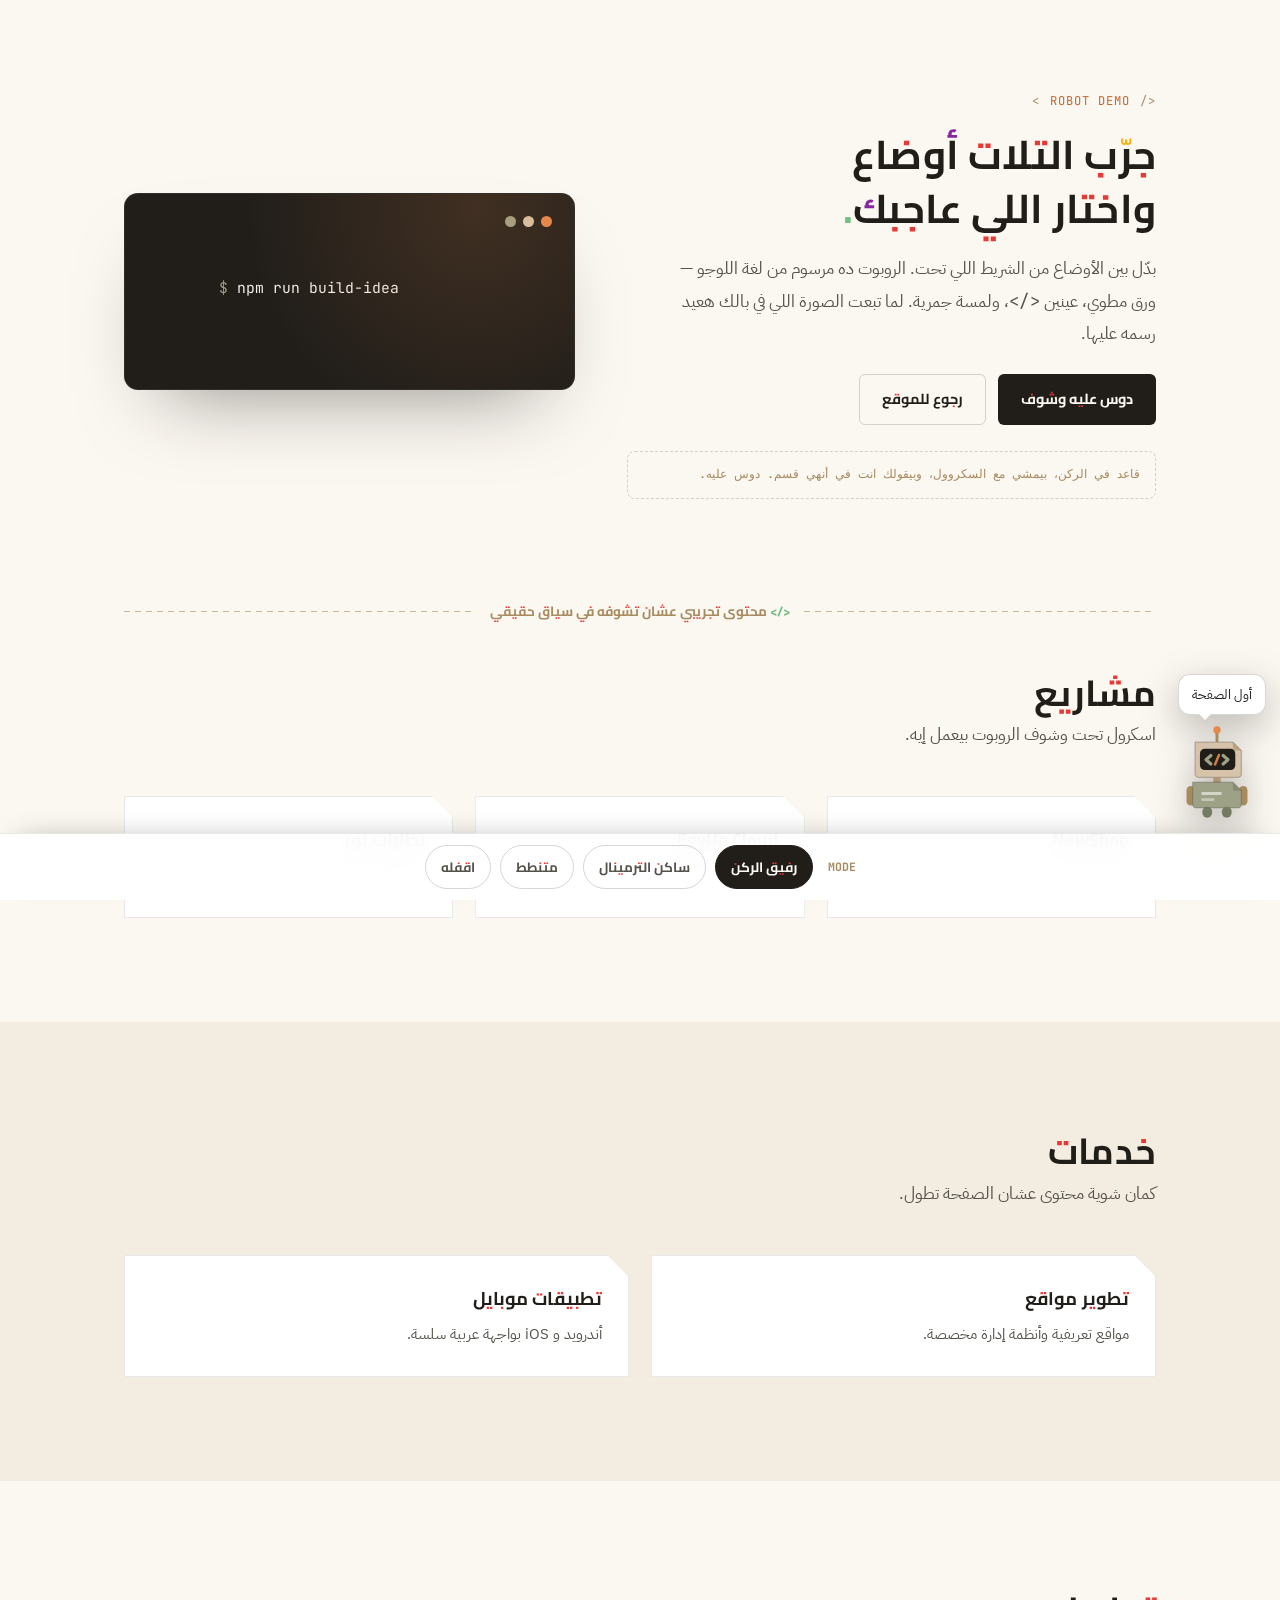
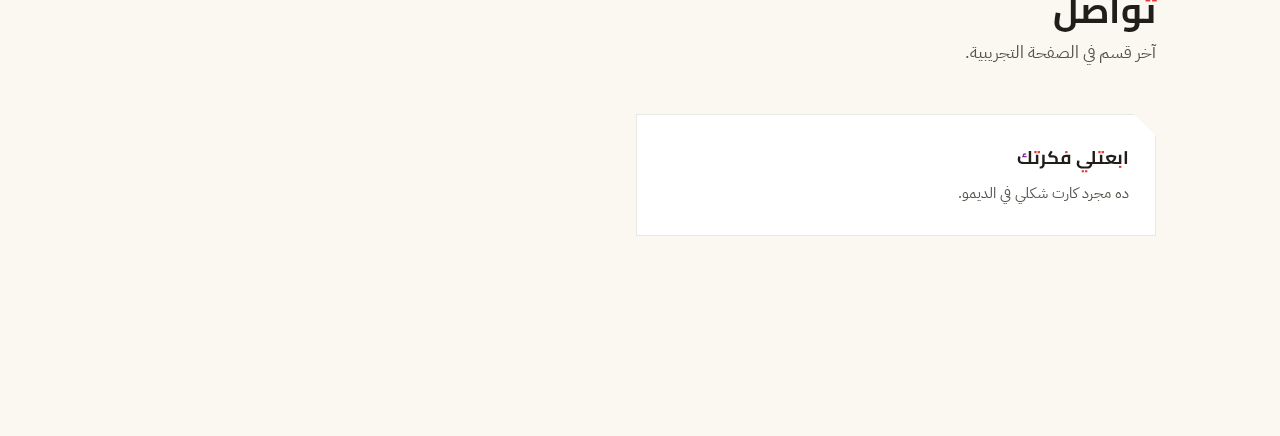
<file: robot-demo.html>
<!DOCTYPE html>
<html lang="ar" dir="rtl" data-theme="light">
<head>
<meta charset="UTF-8">
<meta name="viewport" content="width=device-width, initial-scale=1.0">
<title>تجربة الروبوت — محمد حسين</title>
<meta name="robots" content="noindex">
<link rel="stylesheet" href="style.css">
<script>(function(){try{var t=localStorage.getItem('mh-theme');
if(!t)t=matchMedia('(prefers-color-scheme: dark)').matches?'dark':'light';
document.documentElement.dataset.theme=t;}catch(e){}})();</script>
<style>
/* ── شريط اختيار الوضع ── */
.modebar{
  position:fixed; inset-inline:0; bottom:0; z-index:90;
  background:color-mix(in srgb,var(--surface) 94%,transparent);
  backdrop-filter:blur(14px); border-top:1px solid var(--line);
  padding:11px var(--gutter); display:flex; gap:9px; align-items:center;
  flex-wrap:wrap; justify-content:center; box-shadow:0 -10px 30px -20px rgba(0,0,0,.4);
}
.modebar b{font-family:var(--font-mono);font-size:.72rem;color:var(--muted);margin-inline-end:6px}
.modebtn{
  font-family:var(--font-disp); font-size:.84rem; font-weight:700;
  padding:8px 15px; border-radius:99px; cursor:pointer;
  border:1px solid var(--line-strong); background:transparent; color:var(--text-soft);
  transition:all .2s var(--ease);
}
.modebtn:hover{border-color:var(--accent);color:var(--text)}
.modebtn[aria-pressed="true"]{background:var(--text);color:var(--bg);border-color:var(--text)}
main{padding-bottom:96px}

/* ── الروبوت ── */
.bot{
  --sz:78px;
  position:fixed; width:var(--sz); z-index:80; pointer-events:auto; cursor:pointer;
  filter:drop-shadow(0 12px 18px rgba(33,30,26,.28));
  transition:opacity .4s var(--ease);
  -webkit-tap-highlight-color:transparent;
}
html[data-theme="dark"] .bot{filter:drop-shadow(0 12px 20px rgba(0,0,0,.6))}
.bot svg{width:100%;height:auto;display:block;overflow:visible}
.bot.hidden{opacity:0;pointer-events:none}

/* حركة السكون */
.bot-inner{transform-origin:50% 100%; animation:bob 2.6s var(--ease) infinite}
@keyframes bob{0%,100%{transform:translateY(0)}50%{transform:translateY(-5px)}}

/* الرمش */
.eye{transform-box:fill-box;transform-origin:center;animation:blink 4.2s infinite}
.eye.r{animation-delay:.06s}
@keyframes blink{0%,92%,100%{transform:scaleY(1)}95%{transform:scaleY(.12)}}

/* الأرجل */
.leg{transform-box:fill-box;transform-origin:50% 0}
.walking .leg.l{animation:stepA .42s ease-in-out infinite}
.walking .leg.r{animation:stepB .42s ease-in-out infinite}
@keyframes stepA{0%,100%{transform:rotate(15deg)}50%{transform:rotate(-15deg)}}
@keyframes stepB{0%,100%{transform:rotate(-15deg)}50%{transform:rotate(15deg)}}
.walking .bot-inner{animation:bob .42s ease-in-out infinite}

/* الذراع */
.arm{transform-box:fill-box;transform-origin:50% 8%}
.waving .arm.l{animation:wave .5s ease-in-out 4}
@keyframes wave{0%,100%{transform:rotate(0)}50%{transform:rotate(-58deg)}}

/* القفزة */
.jumping .bot-inner{animation:jump .62s var(--ease)}
@keyframes jump{
  0%{transform:translateY(0) scaleY(1)}
  18%{transform:translateY(0) scaleY(.78) scaleX(1.12)}
  50%{transform:translateY(-38px) scaleY(1.1) scaleX(.93)}
  82%{transform:translateY(0) scaleY(.86) scaleX(1.08)}
  100%{transform:translateY(0) scaleY(1)}
}

/* الهوائي */
.spark{transform-box:fill-box;transform-origin:center;animation:spark 1.7s ease-in-out infinite}
@keyframes spark{0%,100%{opacity:.55;r:2.6}50%{opacity:1;r:3.4}}

/* فقاعة الكلام */
.bubble{
  position:absolute; bottom:calc(100% + 10px); inset-inline-end:0;
  background:var(--surface); border:1px solid var(--line-strong);
  padding:8px 13px; border-radius:12px; font-size:.8rem; white-space:nowrap;
  color:var(--text); box-shadow:var(--shadow-md);
  opacity:0; transform:translateY(6px) scale(.94); transform-origin:100% 100%;
  transition:opacity .25s var(--ease), transform .25s var(--ease); pointer-events:none;
}
.bubble.show{opacity:1;transform:none}
.bubble::after{
  content:""; position:absolute; top:100%; inset-inline-end:20px;
  border:6px solid transparent; border-top-color:var(--surface);
}

/* الأوضاع */
.bot.mode-companion{bottom:82px; inset-inline-start:24px; transition:inset-inline-start .8s var(--ease), opacity .4s}
.bot.mode-terminal{position:absolute; --sz:62px; inset:auto; filter:drop-shadow(0 6px 12px rgba(0,0,0,.5))}
.bot.mode-bounce{top:0; inset-inline-start:0; transition:opacity .4s var(--ease)}

.term-host{position:relative}

.note{
  font-family:var(--font-mono); font-size:.74rem; color:var(--muted);
  border:1px dashed var(--line-strong); border-radius:8px; padding:12px 15px; margin-top:26px;
}
@media (max-width:640px){ .bot{--sz:60px} .modebar b{display:none} }
</style>
</head>
<body data-page="">

<main id="main">

<section style="padding-block:clamp(44px,7vw,84px) clamp(30px,5vw,56px)">
  <div class="wrap hero-split">
    <div>
      <div class="eyebrow">ROBOT DEMO</div>
      <h1 style="font-size:clamp(1.7rem,3.6vw,2.5rem)">جرّب التلات أوضاع<br>واختار اللي عاجبك.</h1>
      <p class="lead" style="margin-top:16px;max-width:480px">
        بدّل بين الأوضاع من الشريط اللي تحت. الروبوت ده مرسوم من لغة اللوجو —
        ورق مطوي، عينين <span class="mono">&lt;/&gt;</span>، ولمسة جمرية.
        لما تبعت الصورة اللي في بالك هعيد رسمه عليها.
      </p>
      <div style="display:flex;gap:12px;margin-top:24px;flex-wrap:wrap">
        <a href="#work" class="btn btn-primary">دوس عليه وشوف</a>
        <a href="index.html" class="btn btn-outline">رجوع للموقع</a>
      </div>
      <div class="note" id="hint">اختار وضع من تحت ⬇</div>
    </div>

    <div class="terminal term-host" id="termHost">
      <div class="term-dots">
        <span style="background:#E4894B"></span><span style="background:#D6C3A9"></span><span style="background:#9DA287"></span>
      </div>
      <div class="term-body" style="min-height:118px">
        <span style="color:#9DA287">$</span> <span id="termLine"></span>
      </div>
    </div>
  </div>
</section>

<div class="wrap"><div class="divider">&lt;/&gt; محتوى تجريبي عشان تشوفه في سياق حقيقي</div></div>

<section class="tight" id="work">
  <div class="wrap">
    <div class="section-head"><h2>مشاريع</h2><p>اسكرول تحت وشوف الروبوت بيعمل إيه.</p></div>
    <div class="grid-3">
      <div class="card"><h3>NewShop</h3><p>كاشير ومخزون بيشتغل أوفلاين.</p></div>
      <div class="card"><h3>EgyUp Cloud</h3><p>إدارة مالية شخصية بمزامنة سحابية.</p></div>
      <div class="card"><h3>نظارات نور</h3><p>تتبع طلبات متعدد الفروع.</p></div>
    </div>
  </div>
</section>

<section class="section-alt">
  <div class="wrap">
    <div class="section-head"><h2>خدمات</h2><p>كمان شوية محتوى عشان الصفحة تطول.</p></div>
    <div class="grid-2">
      <div class="card"><h3>تطوير مواقع</h3><p>مواقع تعريفية وأنظمة إدارة مخصصة.</p></div>
      <div class="card"><h3>تطبيقات موبايل</h3><p>أندرويد و iOS بواجهة عربية سلسة.</p></div>
    </div>
  </div>
</section>

<section>
  <div class="wrap">
    <div class="section-head"><h2>تواصل</h2><p>آخر قسم في الصفحة التجريبية.</p></div>
    <div class="card" style="max-width:520px"><h3>ابعتلي فكرتك</h3><p>ده مجرد كارت شكلي في الديمو.</p></div>
  </div>
</section>
</main>

<!-- ══════════ الروبوت ══════════ -->
<div class="bot mode-companion" id="bot" role="button" tabindex="0" aria-label="روبوت تفاعلي — اضغط للتفاعل">
  <div class="bubble" id="bubble"></div>
  <div class="bot-inner">
    <svg viewBox="0 0 64 76" aria-hidden="true">
      <!-- الهوائي -->
      <path d="M32 13 V6" stroke="var(--sand-dark)" stroke-width="2.4" stroke-linecap="round"/>
      <circle class="spark" cx="32" cy="4" r="3" fill="var(--ember)"/>

      <!-- الرأس: ورق مطوي (ركن مقصوص) -->
      <path d="M14 14 H45 L52 21 V40 A3 3 0 0 1 49 43 H17 A3 3 0 0 1 14 40 Z"
            fill="var(--sand)" stroke="rgba(33,30,26,.22)" stroke-width="1.1"/>
      <path d="M45 14 L52 21 H46 A1 1 0 0 1 45 20 Z" fill="var(--sand-dark)" opacity=".55"/>

      <!-- شاشة الوش -->
      <rect x="18" y="19.5" width="29" height="17.5" rx="4" fill="#211E1A"/>

      <!-- العينين: < و > -->
      <path class="eye l" d="M27 25 L23 28.5 L27 32" fill="none" stroke="#9DA287"
            stroke-width="2.6" stroke-linecap="round" stroke-linejoin="round"/>
      <path class="eye r" d="M37 25 L41 28.5 L37 32" fill="none" stroke="#9DA287"
            stroke-width="2.6" stroke-linecap="round" stroke-linejoin="round"/>
      <!-- الشرطة المائلة في النص -->
      <path d="M33.6 24.6 L30.4 32.4" stroke="var(--ember)" stroke-width="2" stroke-linecap="round" opacity=".9"/>

      <!-- الرقبة -->
      <rect x="29" y="43" width="6" height="5" fill="var(--sand-dark)" opacity=".8"/>

      <!-- الذراعين -->
      <rect class="arm l" x="7"  y="50" width="7" height="16" rx="3.5" fill="var(--sand-dark)"/>
      <rect class="arm r" x="50" y="50" width="7" height="16" rx="3.5" fill="var(--sand-dark)"/>

      <!-- الجسم: ورق نعناعي مطوي -->
      <path d="M12 47 H45 L52 54 V65 A3 3 0 0 1 49 68 H15 A3 3 0 0 1 12 65 Z"
            fill="var(--sage)" stroke="rgba(33,30,26,.2)" stroke-width="1.1"/>
      <path d="M45 47 L52 54 H46 A1 1 0 0 1 45 53 Z" fill="var(--sage-dark)" opacity=".6"/>
      <!-- سطر كود على الصدر -->
      <rect x="19" y="55" width="17" height="2.4" rx="1.2" fill="rgba(255,255,255,.55)"/>
      <rect x="19" y="60" width="11" height="2.4" rx="1.2" fill="rgba(255,255,255,.4)"/>

      <!-- الأرجل -->
      <rect class="leg l" x="20" y="67" width="8" height="9" rx="4" fill="var(--sage-dark)"/>
      <rect class="leg r" x="36" y="67" width="8" height="9" rx="4" fill="var(--sage-dark)"/>
    </svg>
  </div>
</div>

<div class="modebar">
  <b>MODE</b>
  <button class="modebtn" data-mode="companion" aria-pressed="true">رفيق الركن</button>
  <button class="modebtn" data-mode="terminal" aria-pressed="false">ساكن الترمينال</button>
  <button class="modebtn" data-mode="bounce" aria-pressed="false">متنطط</button>
  <button class="modebtn" data-mode="off" aria-pressed="false">اقفله</button>
</div>

<script>
(function(){
  'use strict';
  var reduced = matchMedia('(prefers-reduced-motion: reduce)').matches;
  var bot    = document.getElementById('bot');
  var bubble = document.getElementById('bubble');
  var host   = document.getElementById('termHost');
  var hint   = document.getElementById('hint');
  var inner  = bot.querySelector('.bot-inner');
  var mode = 'companion', raf = null, bubbleTimer = null;

  var LINES = {
    companion: ['أهلًا 👋 أنا ماشي معاك', 'اسكرول تحت وأنا هجري جنبك', 'دوس عليّ تاني'],
    terminal:  ['بشتغل…', 'الكود شغّال ✓', 'اضغط أي زرار فوق'],
    bounce:    ['يوهوووو 🚀', 'مش هعرف أقف!', 'قرّب الماوس مني']
  };
  var SECTIONS = ['أول الصفحة', 'المشاريع', 'الخدمات', 'التواصل'];

  function say(txt, ms){
    bubble.textContent = txt;
    bubble.classList.add('show');
    clearTimeout(bubbleTimer);
    bubbleTimer = setTimeout(function(){ bubble.classList.remove('show'); }, ms || 2600);
  }
  function flash(cls, ms){
    bot.classList.add(cls);
    setTimeout(function(){ bot.classList.remove(cls); }, ms);
  }

  /* ── تفاعل الضغط ── */
  function poke(){
    var l = LINES[mode] || LINES.companion;
    say(l[Math.floor(Math.random()*l.length)]);
    if (reduced) return;
    flash('jumping', 640);
    flash('waving', 2100);
  }
  bot.addEventListener('click', poke);
  bot.addEventListener('keydown', function(e){
    if (e.key === 'Enter' || e.key === ' ') { e.preventDefault(); poke(); }
  });

  /* ── وضع ١: رفيق الركن ── */
  var lastY = window.scrollY, walkTimer = null, lastSection = -1;
  function companionScroll(){
    if (mode !== 'companion' || reduced) return;
    var h = document.documentElement.scrollHeight - window.innerHeight;
    var p = h > 0 ? window.scrollY / h : 0;
    var maxX = window.innerWidth - bot.offsetWidth - 48;
    bot.style.insetInlineStart = (24 + p * maxX) + 'px';

    if (Math.abs(window.scrollY - lastY) > 4){
      bot.classList.add('walking');
      clearTimeout(walkTimer);
      walkTimer = setTimeout(function(){ bot.classList.remove('walking'); }, 320);
    }
    lastY = window.scrollY;

    var s = Math.min(SECTIONS.length - 1, Math.floor(p * SECTIONS.length + 0.15));
    if (s !== lastSection){ lastSection = s; say(SECTIONS[s], 1800); }
  }
  window.addEventListener('scroll', function(){
    if (mode === 'companion') requestAnimationFrame(companionScroll);
  }, {passive:true});

  /* ── وضع ٣: متنطط ── */
  var x=90, y=140, vx=2.7, vy=2.1;
  function bounceStep(){
    if (mode !== 'bounce') return;
    var w = window.innerWidth  - bot.offsetWidth;
    var h = window.innerHeight - bot.offsetHeight;
    x += vx; y += vy;
    if (x <= 0){ x = 0; vx = Math.abs(vx); flash('jumping',400); }
    if (x >= w){ x = w; vx = -Math.abs(vx); flash('jumping',400); }
    if (y <= 0){ y = 0; vy = Math.abs(vy); }
    if (y >= h){ y = h; vy = -Math.abs(vy); flash('jumping',400); }
    bot.style.transform = 'translate(' + x + 'px,' + y + 'px) rotate(' + (vx*2.4) + 'deg)';
    raf = requestAnimationFrame(bounceStep);
  }
  document.addEventListener('mousemove', function(e){
    if (mode !== 'bounce') return;
    var dx = e.clientX - (x + bot.offsetWidth/2);
    var dy = e.clientY - (y + bot.offsetHeight/2);
    var d  = Math.hypot(dx, dy);
    if (d < 190 && d > 1){ vx += dx/d * 0.32; vy += dy/d * 0.32; }
    var sp = Math.hypot(vx, vy), cap = 6.5;
    if (sp > cap){ vx = vx/sp*cap; vy = vy/sp*cap; }
  }, {passive:true});

  /* ── وضع ٢: ساكن الترمينال ── */
  var termLine = document.getElementById('termLine');
  var msgs = ['npm run build-idea', 'deploying…', '✓ جاهز للإطلاق'];
  var mi=0, ci=0, del=false;
  function type(){
    if (reduced){ termLine.textContent = msgs[2]; return; }
    var full = msgs[mi];
    ci += del ? -1 : 1;
    termLine.textContent = full.slice(0, ci);
    if (!del && ci === full.length){ del = true;  return setTimeout(type, 1400); }
    if (del && ci === 0)          { del = false; mi = (mi+1) % msgs.length; }
    setTimeout(type, del ? 24 : 52);
  }
  type();

  document.querySelectorAll('.btn').forEach(function(btn){
    btn.addEventListener('mouseenter', function(){
      if (mode === 'terminal' && !reduced){ flash('waving', 1100); say('اضغط!', 1400); }
    });
  });

  /* ── تبديل الأوضاع ── */
  function setMode(m){
    mode = m;
    cancelAnimationFrame(raf);
    bot.className = 'bot';
    bot.style.cssText = '';
    if (host.contains(bot)) document.body.appendChild(bot);

    if (m === 'off'){ bot.classList.add('hidden'); hint.textContent = 'الروبوت مقفول — ده شكل الموقع من غيره.'; return; }

    bot.classList.add('mode-' + m);
    if (m === 'companion'){
      lastSection = -1;
      companionScroll();
      hint.textContent = 'قاعد في الركن، بيمشي مع السكروول، وبيقولك انت في أنهي قسم. دوس عليه.';
      setTimeout(function(){ say('أهلًا 👋', 2200); }, 500);
    }
    if (m === 'terminal'){
      host.appendChild(bot);
      bot.style.insetInlineEnd = '-14px';
      bot.style.bottom = '-16px';
      hint.textContent = 'عايش جوه صندوق الكود. عدّي على أي زرار فوق وشوف رد فعله.';
      setTimeout(function(){ say('بشتغل…', 2200); }, 500);
    }
    if (m === 'bounce'){
      x = 90; y = 140; vx = 2.7; vy = 2.1;
      bounceStep();
      hint.textContent = 'بيتنطط حر في الصفحة وبيتخبط في الحواف. قرّب الماوس منه.';
      setTimeout(function(){ say('يوهوووو 🚀', 2200); }, 500);
    }
  }

  document.querySelectorAll('.modebtn').forEach(function(b){
    b.addEventListener('click', function(){
      document.querySelectorAll('.modebtn').forEach(function(o){
        o.setAttribute('aria-pressed', String(o === b));
      });
      setMode(b.dataset.mode);
    });
  });

  document.addEventListener('visibilitychange', function(){
    if (document.hidden) cancelAnimationFrame(raf);
    else if (mode === 'bounce') bounceStep();
  });

  setMode('companion');
})();
</script>
</body>
</html>
</file>
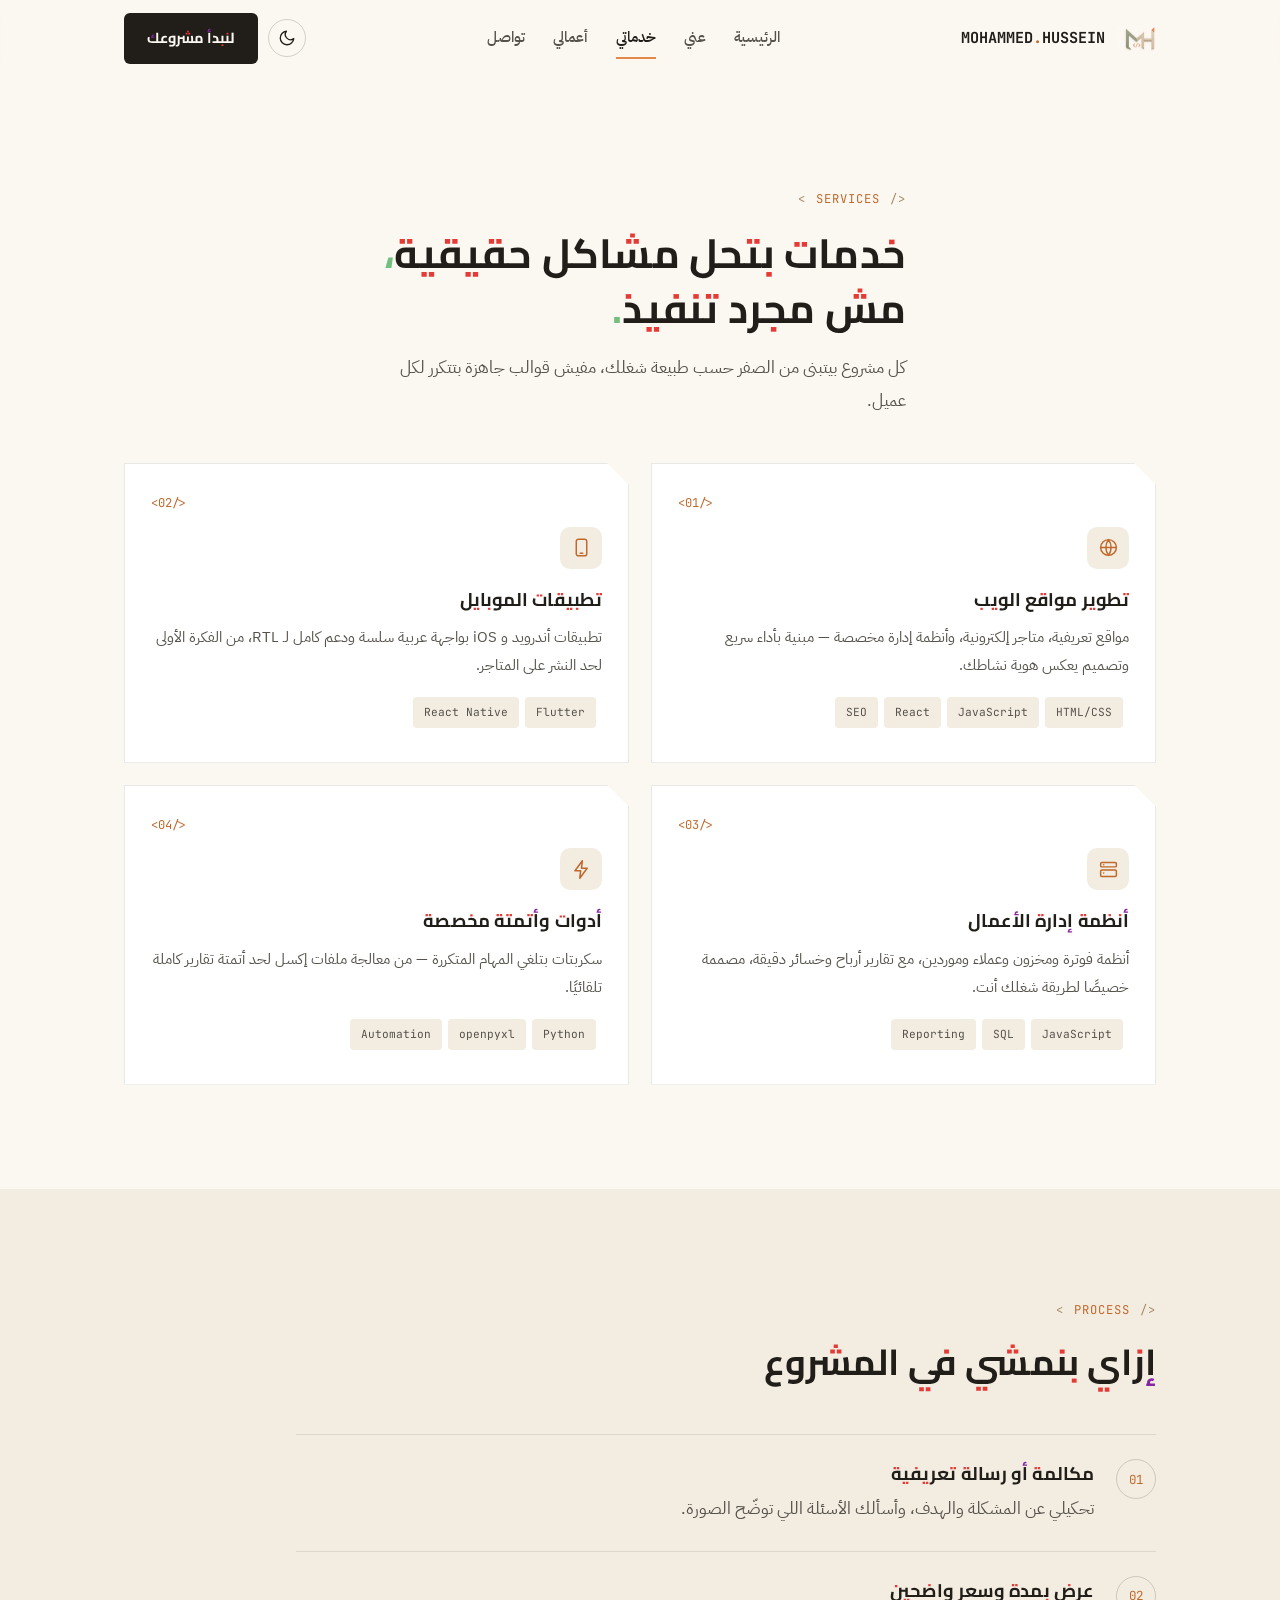
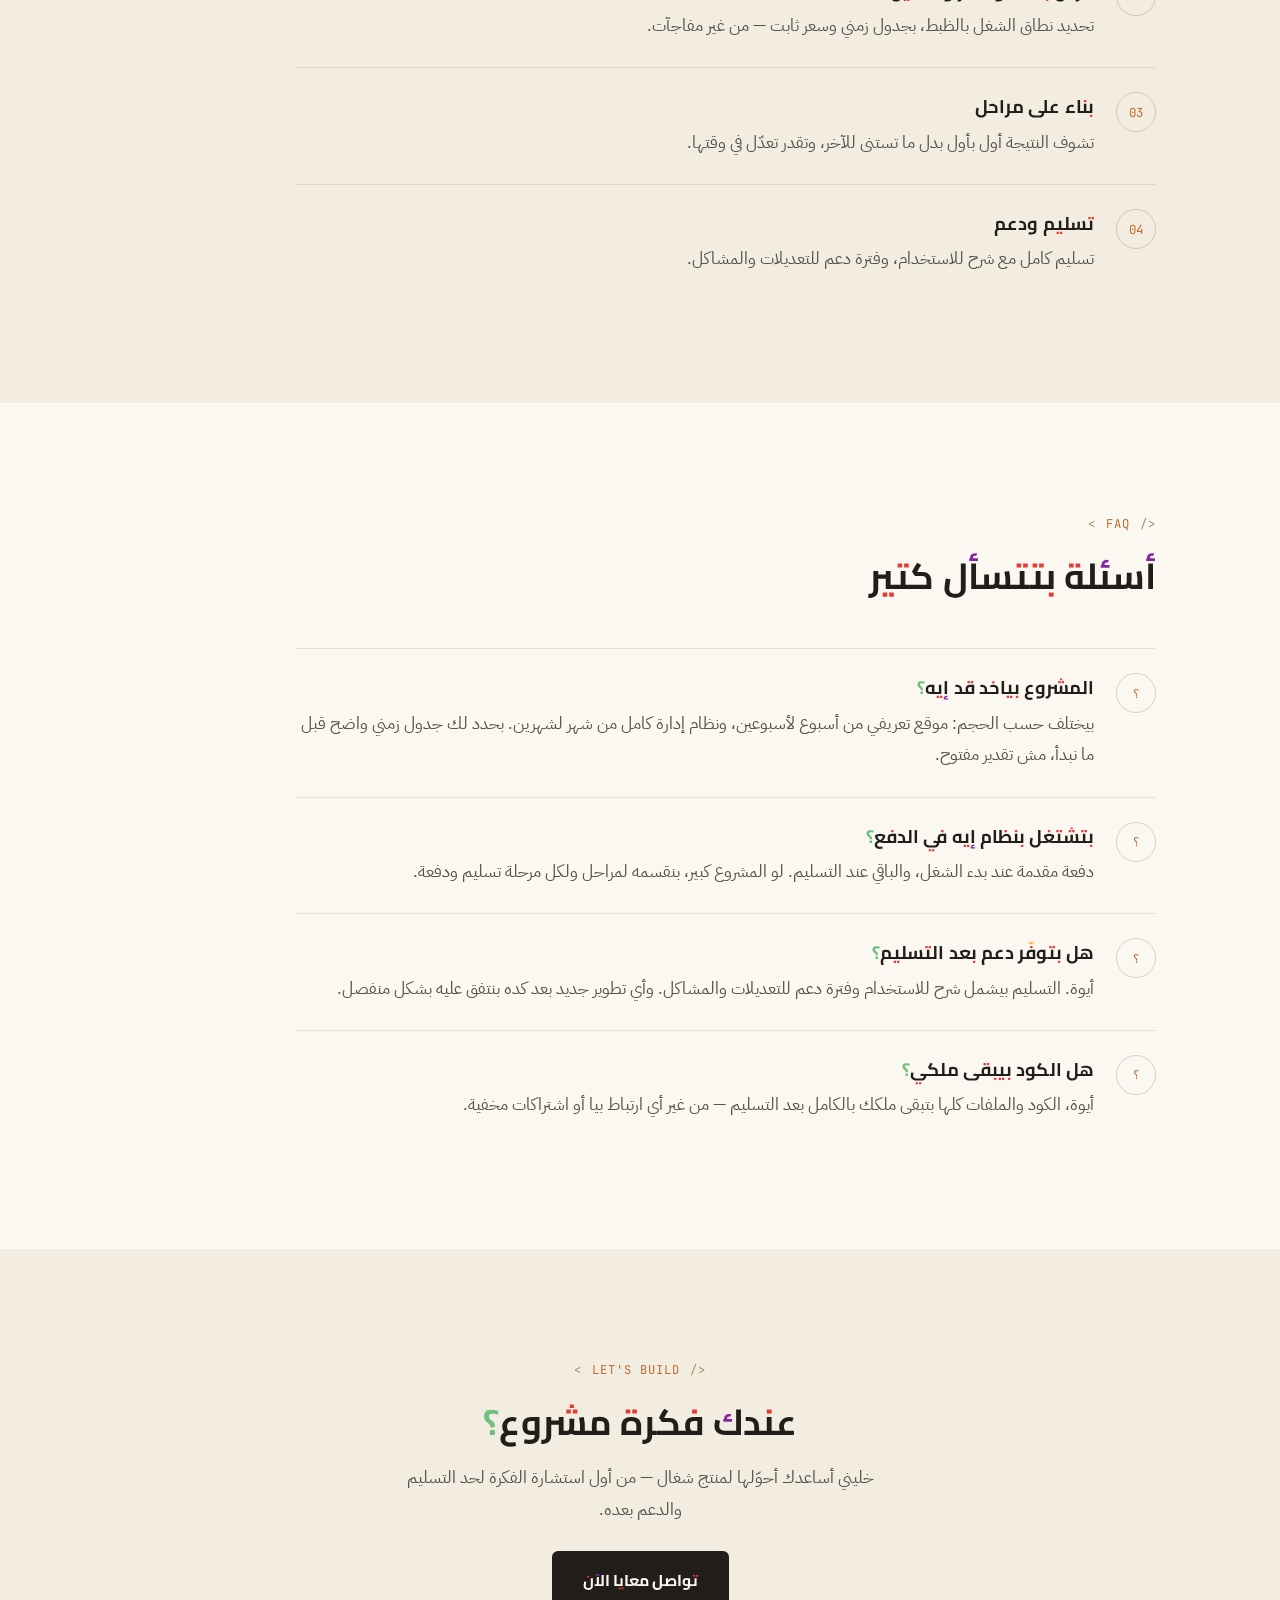
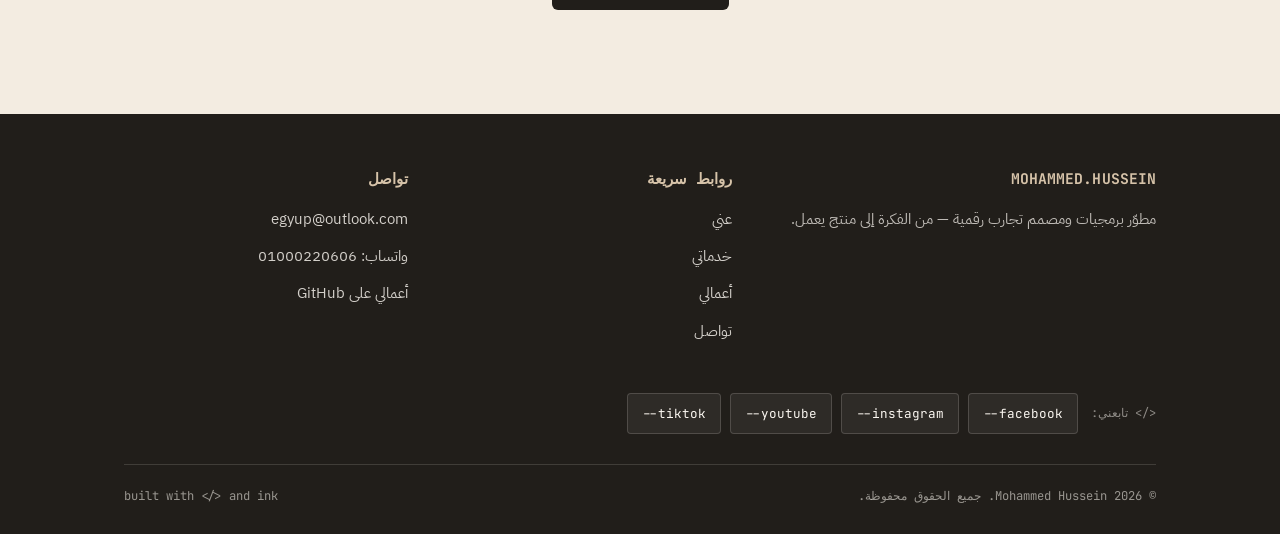
<file: services.html>
<!DOCTYPE html>
<html lang="ar" dir="rtl" data-theme="light">
<head>
<meta charset="UTF-8">
<meta name="viewport" content="width=device-width, initial-scale=1.0">
<title>خدماتي — محمد حسين</title>
<meta name="description" content="تطوير مواقع وتطبيقات موبايل وأنظمة إدارة أعمال وأدوات أتمتة مخصصة — بمواصفات وجدول زمني واضح من البداية.">
<meta name="author" content="محمد حسين">
<meta name="theme-color" content="#FBF7F1" media="(prefers-color-scheme: light)">
<meta name="theme-color" content="#141210" media="(prefers-color-scheme: dark)">
<link rel="canonical" href="https://iegy.github.io/services.html">

<!-- Open Graph / Twitter -->
<meta property="og:type" content="website">
<meta property="og:locale" content="ar_EG">
<meta property="og:site_name" content="محمد حسين — مطوّر ومصمم رقمي">
<meta property="og:title" content="خدماتي — محمد حسين">
<meta property="og:description" content="تطوير مواقع وتطبيقات موبايل وأنظمة إدارة أعمال وأدوات أتمتة مخصصة — بمواصفات وجدول زمني واضح من البداية.">
<meta property="og:url" content="https://iegy.github.io/services.html">
<meta property="og:image" content="https://iegy.github.io/og.png">
<meta property="og:image:width" content="1200">
<meta property="og:image:height" content="630">
<meta property="og:image:alt" content="خدماتي — محمد حسين">
<meta name="twitter:card" content="summary_large_image">
<meta name="twitter:title" content="خدماتي — محمد حسين">
<meta name="twitter:description" content="تطوير مواقع وتطبيقات موبايل وأنظمة إدارة أعمال وأدوات أتمتة مخصصة — بمواصفات وجدول زمني واضح من البداية.">
<meta name="twitter:image" content="https://iegy.github.io/og.png">

<link rel="icon" href="favicon.ico" sizes="any">
<link rel="icon" type="image/png" sizes="32x32" href="favicon-32x32.png">
<link rel="icon" type="image/png" sizes="192x192" href="favicon-192x192.png">
<link rel="apple-touch-icon" href="apple-touch-icon.png">
<link rel="manifest" href="site.webmanifest">

<link rel="preload" href="plexar-400.woff2" as="font" type="font/woff2" crossorigin>
<link rel="preload" href="cairoplay-700.woff2" as="font" type="font/woff2" crossorigin>
<link rel="stylesheet" href="style.css">
<script>
  // set theme before first paint — no flash of the wrong theme
  (function(){try{var t=localStorage.getItem('mh-theme');
  if(!t)t=matchMedia('(prefers-color-scheme: dark)').matches?'dark':'light';
  document.documentElement.dataset.theme=t;}catch(e){}})();
</script>
<script type="application/ld+json">{"@context": "https://schema.org","@type": "FAQPage","mainEntity": [{"@type": "Question","name": "المشروع بياخد قد إيه؟","acceptedAnswer": {"@type": "Answer","text": "بيختلف حسب الحجم: موقع تعريفي من أسبوع لأسبوعين، ونظام إدارة كامل من شهر لشهرين. بحدد لك جدول زمني واضح قبل ما نبدأ، مش تقدير مفتوح."}},{"@type": "Question","name": "بتشتغل بنظام إيه في الدفع؟","acceptedAnswer": {"@type": "Answer","text": "دفعة مقدمة عند بدء الشغل، والباقي عند التسليم. لو المشروع كبير، بنقسمه لمراحل ولكل مرحلة تسليم ودفعة."}},{"@type": "Question","name": "هل بتوفّر دعم بعد التسليم؟","acceptedAnswer": {"@type": "Answer","text": "أيوة. التسليم بيشمل شرح للاستخدام وفترة دعم للتعديلات والمشاكل. وأي تطوير جديد بعد كده بنتفق عليه بشكل منفصل."}},{"@type": "Question","name": "هل الكود بيبقى ملكي؟","acceptedAnswer": {"@type": "Answer","text": "أيوة، الكود والملفات كلها بتبقى ملكك بالكامل بعد التسليم — من غير أي ارتباط بيا أو اشتراكات مخفية."}}]}</script>
</head>
<body data-page="services">

<a class="skip-link" href="#main">تخطَّ إلى المحتوى</a>
<div class="progress" aria-hidden="true"></div>

<header class="site">
  <div class="wrap nav">
    <a href="index.html" class="brand" aria-label="محمد حسين — الصفحة الرئيسية">
      <img class="logo-light" src="logo-mark.png" alt="" width="40" height="40">
      <img class="logo-dark" src="logo-mark-dark.png" alt="" width="40" height="40">
      <span class="brand-name">MOHAMMED<span>.</span>HUSSEIN</span>
    </a>
    <nav class="links" id="main-nav" aria-label="التنقل الرئيسي">
      <a href="index.html" data-page="home">الرئيسية</a>
      <a href="about.html" data-page="about">عني</a>
      <a href="services.html" data-page="services">خدماتي</a>
      <a href="portfolio.html" data-page="portfolio">أعمالي</a>
      <a href="contact.html" data-page="contact">تواصل</a>
    </nav>
    <div class="nav-actions">
      <button class="theme-toggle" type="button" aria-label="تفعيل الوضع الليلي">
        <svg class="icon-moon" viewBox="0 0 24 24" fill="none" stroke="currentColor" stroke-width="1.8" stroke-linecap="round" stroke-linejoin="round" aria-hidden="true"><path d="M21 12.8A9 9 0 1 1 11.2 3a7 7 0 0 0 9.8 9.8z"/></svg>
        <svg class="icon-sun" viewBox="0 0 24 24" fill="none" stroke="currentColor" stroke-width="1.8" stroke-linecap="round" stroke-linejoin="round" aria-hidden="true"><circle cx="12" cy="12" r="4.2"/><path d="M12 2v2M12 20v2M4.9 4.9l1.4 1.4M17.7 17.7l1.4 1.4M2 12h2M20 12h2M4.9 19.1l1.4-1.4M17.7 6.3l1.4-1.4"/></svg>
      </button>
      <a href="contact.html" class="btn btn-primary">لنبدأ مشروعك</a>
      <button class="nav-toggle" type="button" aria-label="فتح القائمة" aria-expanded="false" aria-controls="main-nav"><span></span><span></span><span></span></button>
    </div>
  </div>
</header>

<main id="main">

<section>
  <div class="wrap section-head reveal">
    <div class="eyebrow">SERVICES</div>
    <h1 style="font-size:clamp(1.85rem,3.9vw,2.55rem)">خدمات بتحل مشاكل حقيقية،<br>مش مجرد تنفيذ.</h1>
    <p class="lead" style="margin-top:16px">كل مشروع بيتبنى من الصفر حسب طبيعة شغلك، مفيش قوالب جاهزة بتتكرر لكل عميل.</p>
  </div>
  <div class="wrap stagger grid-2">
      <div class="card">
        <div class="num">&lt;01/&gt;</div>
        <div class="card-icon"><svg viewBox="0 0 24 24" fill="none" stroke="currentColor" stroke-width="1.7" stroke-linecap="round" stroke-linejoin="round" aria-hidden="true"><path d="M3 12h18M12 3a15 15 0 0 1 0 18a15 15 0 0 1 0-18z"/><circle cx="12" cy="12" r="9"/></svg></div>
        <h3>تطوير مواقع الويب</h3>
        <p style="margin:10px 0 16px">مواقع تعريفية، متاجر إلكترونية، وأنظمة إدارة مخصصة — مبنية بأداء سريع وتصميم يعكس هوية نشاطك.</p>
        <div><span class="tag">HTML/CSS</span><span class="tag">JavaScript</span><span class="tag">React</span><span class="tag">SEO</span></div>
      </div>
      <div class="card">
        <div class="num">&lt;02/&gt;</div>
        <div class="card-icon"><svg viewBox="0 0 24 24" fill="none" stroke="currentColor" stroke-width="1.7" stroke-linecap="round" stroke-linejoin="round" aria-hidden="true"><rect x="6" y="2.5" width="12" height="19" rx="2.5"/><path d="M10.5 18.5h3"/></svg></div>
        <h3>تطبيقات الموبايل</h3>
        <p style="margin:10px 0 16px">تطبيقات أندرويد و iOS بواجهة عربية سلسة ودعم كامل لـ RTL، من الفكرة الأولى لحد النشر على المتاجر.</p>
        <div><span class="tag">Flutter</span><span class="tag">React Native</span></div>
      </div>
      <div class="card">
        <div class="num">&lt;03/&gt;</div>
        <div class="card-icon"><svg viewBox="0 0 24 24" fill="none" stroke="currentColor" stroke-width="1.7" stroke-linecap="round" stroke-linejoin="round" aria-hidden="true"><rect x="3" y="4" width="18" height="5" rx="1.4"/><rect x="3" y="12.5" width="18" height="7.5" rx="1.4"/><path d="M6.5 6.5h.01M6.5 16h.01"/></svg></div>
        <h3>أنظمة إدارة الأعمال</h3>
        <p style="margin:10px 0 16px">أنظمة فوترة ومخزون وعملاء وموردين، مع تقارير أرباح وخسائر دقيقة، مصممة خصيصًا لطريقة شغلك أنت.</p>
        <div><span class="tag">JavaScript</span><span class="tag">SQL</span><span class="tag">Reporting</span></div>
      </div>
      <div class="card">
        <div class="num">&lt;04/&gt;</div>
        <div class="card-icon"><svg viewBox="0 0 24 24" fill="none" stroke="currentColor" stroke-width="1.7" stroke-linecap="round" stroke-linejoin="round" aria-hidden="true"><path d="M13 2 4.5 13.5H11l-1 8.5 8.5-11.5H12l1-8.5z"/></svg></div>
        <h3>أدوات وأتمتة مخصصة</h3>
        <p style="margin:10px 0 16px">سكربتات بتلغي المهام المتكررة — من معالجة ملفات إكسل لحد أتمتة تقارير كاملة تلقائيًا.</p>
        <div><span class="tag">Python</span><span class="tag">openpyxl</span><span class="tag">Automation</span></div>
      </div>
  </div>
</section>

<section class="section-alt">
  <div class="wrap">
    <div class="section-head reveal">
      <div class="eyebrow">PROCESS</div>
      <h2>إزاي بنمشي في المشروع</h2>
    </div>
    <div class="steps stagger" style="max-width:860px">
      <div class="step"><div class="step-n">01</div><div><h3>مكالمة أو رسالة تعريفية</h3><p style="margin:6px 0 0">تحكيلي عن المشكلة والهدف، وأسألك الأسئلة اللي توضّح الصورة.</p></div></div>
      <div class="step"><div class="step-n">02</div><div><h3>عرض بمدة وسعر واضحين</h3><p style="margin:6px 0 0">تحديد نطاق الشغل بالظبط، بجدول زمني وسعر ثابت — من غير مفاجآت.</p></div></div>
      <div class="step"><div class="step-n">03</div><div><h3>بناء على مراحل</h3><p style="margin:6px 0 0">تشوف النتيجة أول بأول بدل ما تستنى للآخر، وتقدر تعدّل في وقتها.</p></div></div>
      <div class="step"><div class="step-n">04</div><div><h3>تسليم ودعم</h3><p style="margin:6px 0 0">تسليم كامل مع شرح للاستخدام، وفترة دعم للتعديلات والمشاكل.</p></div></div>
    </div>
  </div>
</section>

<section>
  <div class="wrap">
    <div class="section-head reveal">
      <div class="eyebrow">FAQ</div>
      <h2>أسئلة بتتسأل كتير</h2>
    </div>
    <div class="steps stagger" style="max-width:860px">
      <div class="step">
        <div class="step-n">؟</div>
        <div><h3>المشروع بياخد قد إيه؟</h3><p style="margin:6px 0 0">بيختلف حسب الحجم: موقع تعريفي من أسبوع لأسبوعين، ونظام إدارة كامل من شهر لشهرين. بحدد لك جدول زمني واضح قبل ما نبدأ، مش تقدير مفتوح.</p></div>
      </div>
      <div class="step">
        <div class="step-n">؟</div>
        <div><h3>بتشتغل بنظام إيه في الدفع؟</h3><p style="margin:6px 0 0">دفعة مقدمة عند بدء الشغل، والباقي عند التسليم. لو المشروع كبير، بنقسمه لمراحل ولكل مرحلة تسليم ودفعة.</p></div>
      </div>
      <div class="step">
        <div class="step-n">؟</div>
        <div><h3>هل بتوفّر دعم بعد التسليم؟</h3><p style="margin:6px 0 0">أيوة. التسليم بيشمل شرح للاستخدام وفترة دعم للتعديلات والمشاكل. وأي تطوير جديد بعد كده بنتفق عليه بشكل منفصل.</p></div>
      </div>
      <div class="step">
        <div class="step-n">؟</div>
        <div><h3>هل الكود بيبقى ملكي؟</h3><p style="margin:6px 0 0">أيوة، الكود والملفات كلها بتبقى ملكك بالكامل بعد التسليم — من غير أي ارتباط بيا أو اشتراكات مخفية.</p></div>
      </div>
    </div>
  </div>
</section>

<section class="section-alt">
  <div class="wrap reveal" style="text-align:center;max-width:620px">
    <div class="eyebrow">LET'S BUILD</div>
    <h2>عندك فكرة مشروع؟</h2>
    <p style="margin:14px auto 26px">خليني أساعدك أحوّلها لمنتج شغال — من أول استشارة الفكرة لحد التسليم والدعم بعده.</p>
    <a href="contact.html" class="btn btn-primary btn-lg">تواصل معايا الآن</a>
  </div>
</section>

</main>

<footer class="site">
  <div class="wrap">
    <div class="footer-grid">
      <div>
        <h3>MOHAMMED.HUSSEIN</h3>
        <p>مطوّر برمجيات ومصمم تجارب رقمية — من الفكرة إلى منتج يعمل.</p>
      </div>
      <div>
        <h3>روابط سريعة</h3>
        <a href="about.html">عني</a>
        <a href="services.html">خدماتي</a>
        <a href="portfolio.html">أعمالي</a>
        <a href="contact.html">تواصل</a>
      </div>
      <div>
        <h3>تواصل</h3>
        <a href="mailto:egyup@outlook.com">egyup@outlook.com</a>
        <a href="https://wa.me/201000220606" target="_blank" rel="noopener">واتساب: 01000220606</a>
        <a href="https://github.com/iegy" target="_blank" rel="noopener">أعمالي على GitHub</a>
      </div>
    </div>

    <div class="social-row">
      <span class="social-label">&lt;/&gt; تابعني:</span>
      <a class="social-chip" href="https://www.facebook.com/iegy.net" target="_blank" rel="noopener">--facebook</a>
      <a class="social-chip" href="https://www.instagram.com/iegyup" target="_blank" rel="noopener">--instagram</a>
      <a class="social-chip" href="https://youtube.com/@iegy" target="_blank" rel="noopener">--youtube</a>
      <a class="social-chip" href="https://tiktok.com/@moegyup" target="_blank" rel="noopener">--tiktok</a>
    </div>

    <div class="footer-bottom">
      <span>© <span data-year>2026</span> Mohammed Hussein. جميع الحقوق محفوظة.</span>
      <span>built with &lt;/&gt; and ink</span>
    </div>
  </div>
</footer>

<script src="script.js" defer></script>
</body>
</html>
</file>
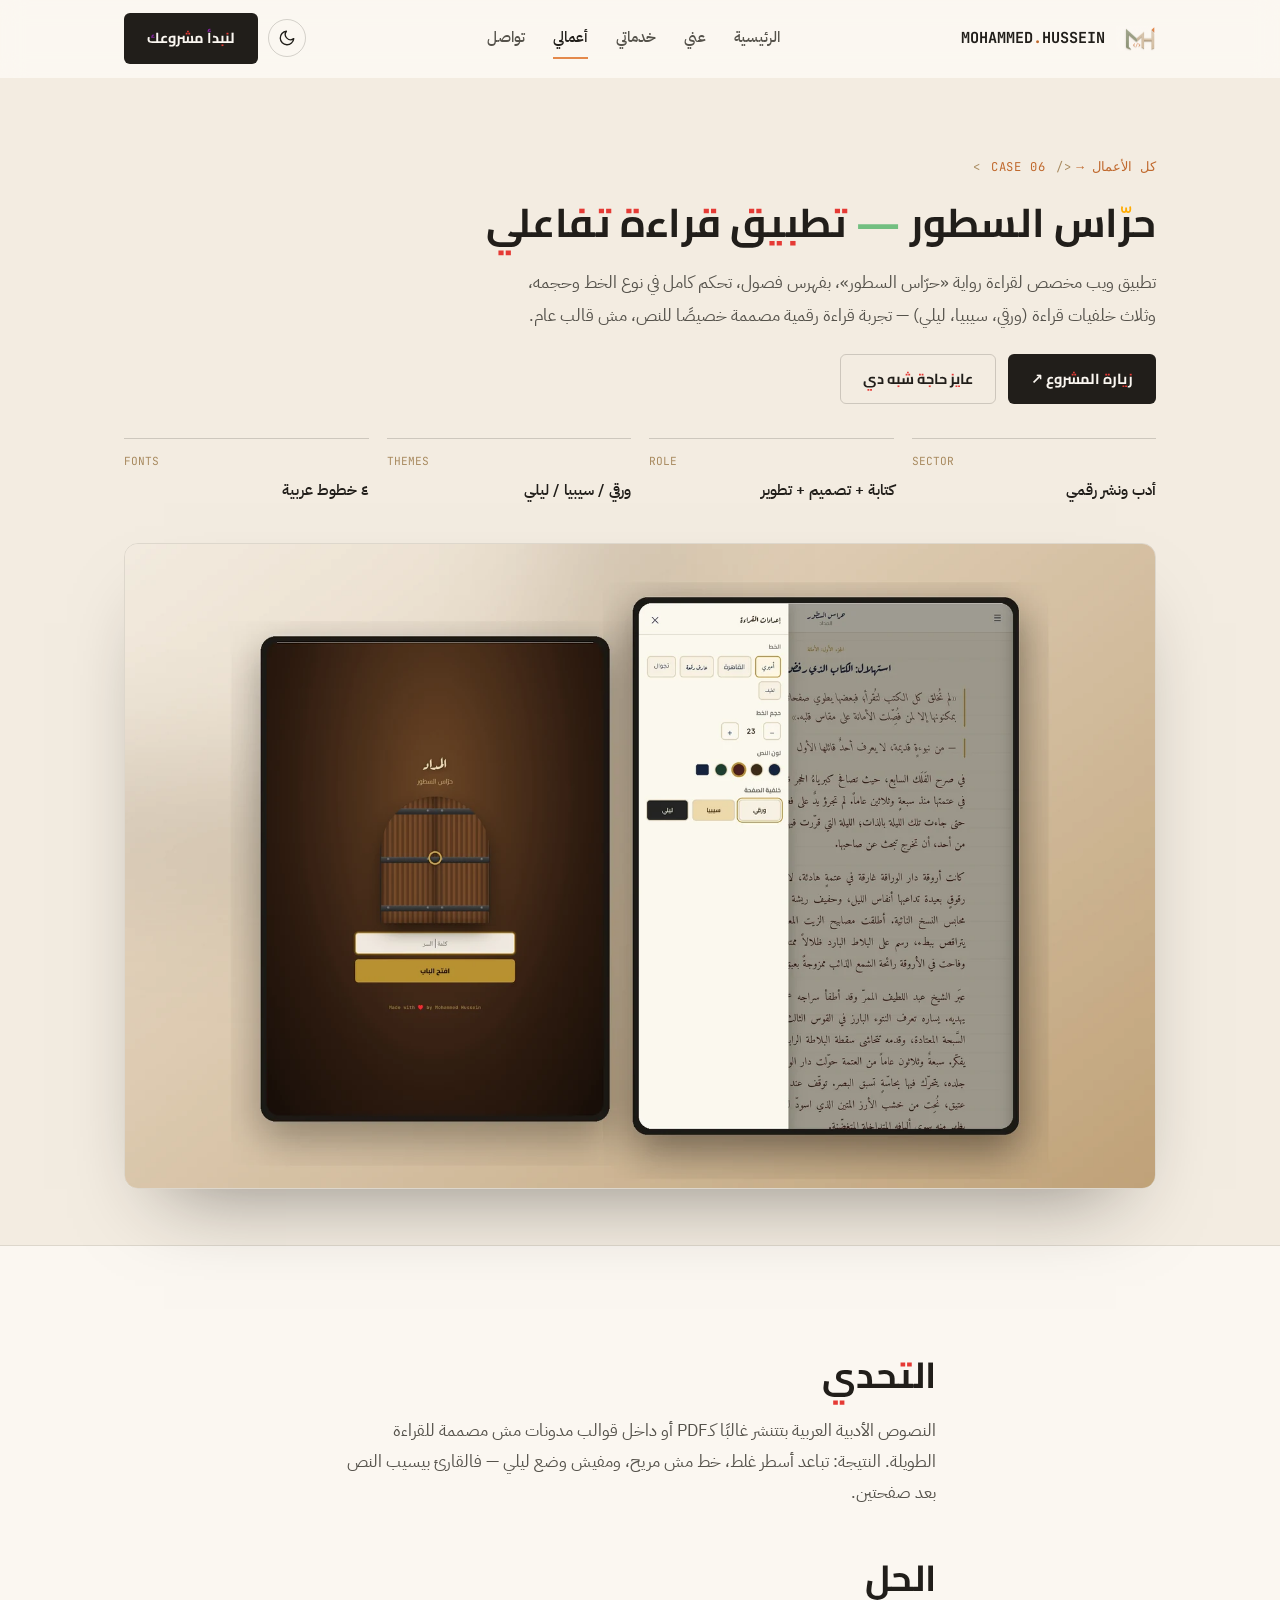
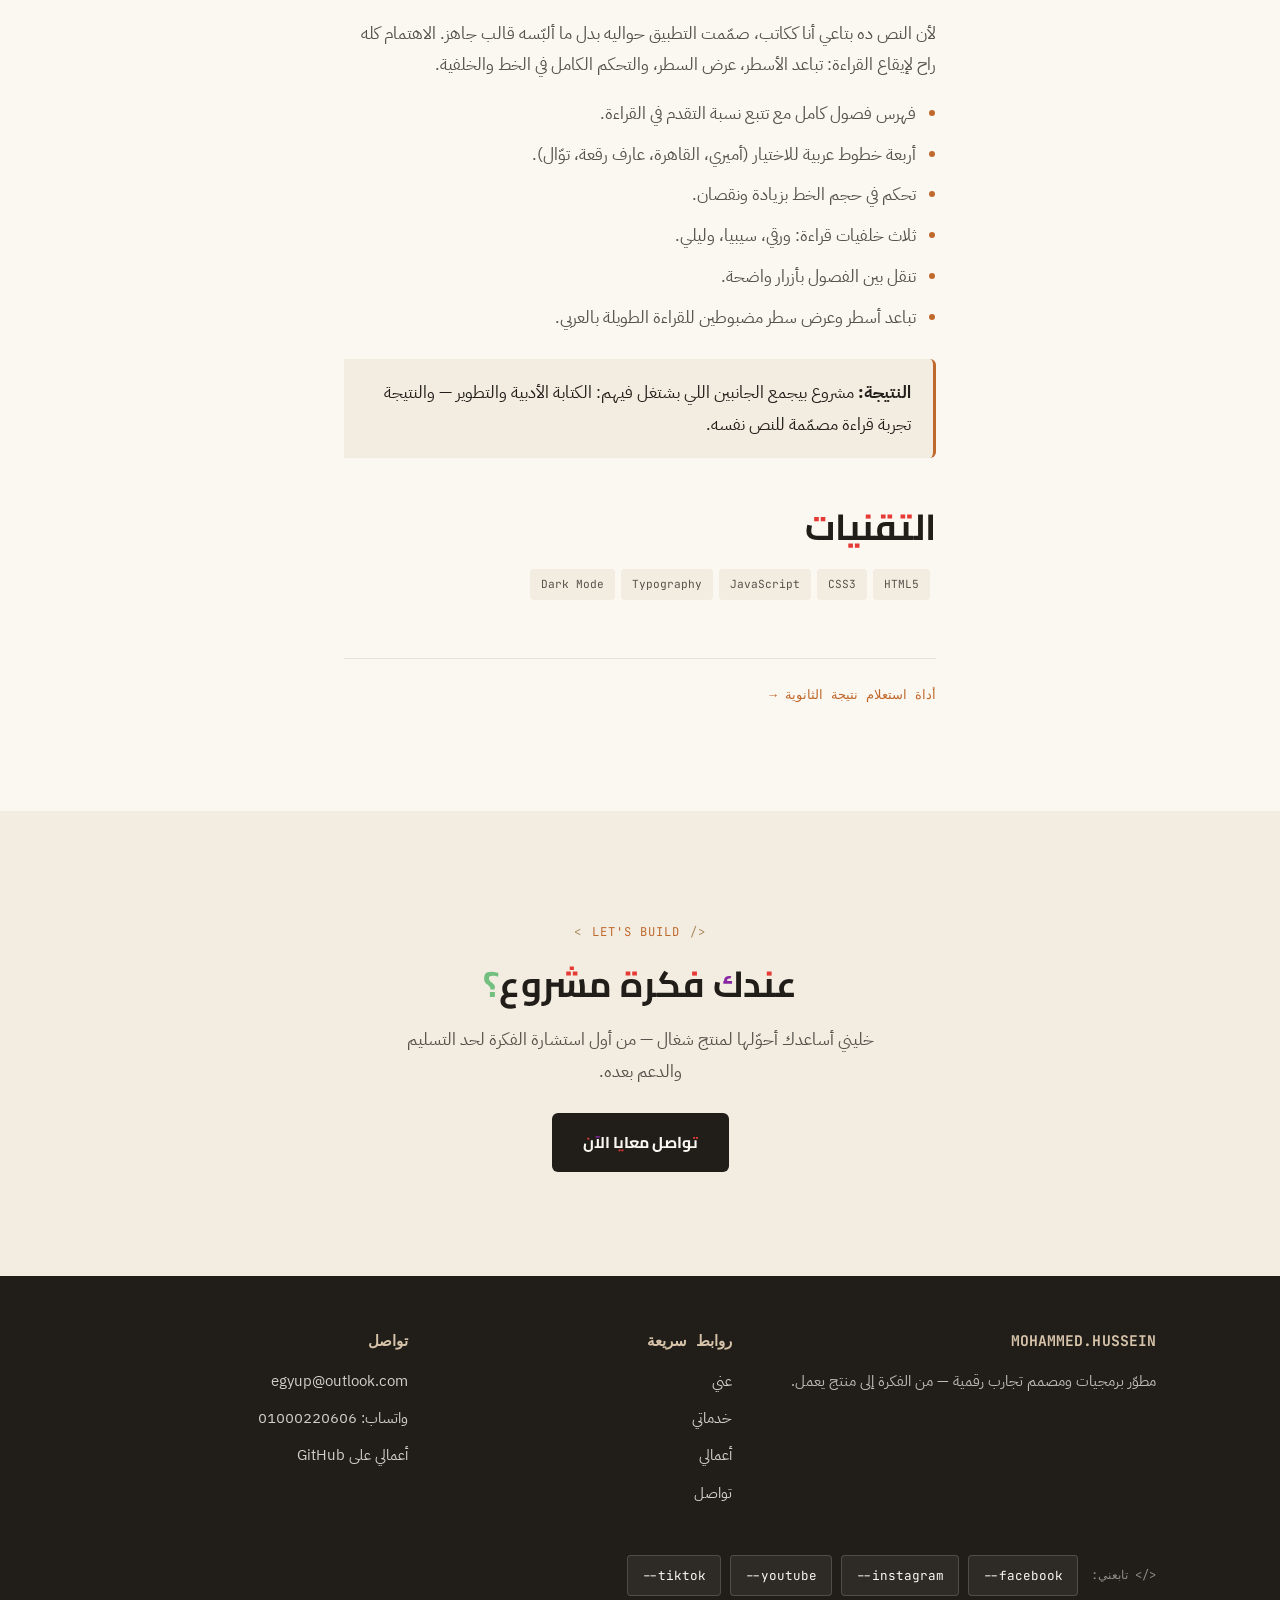
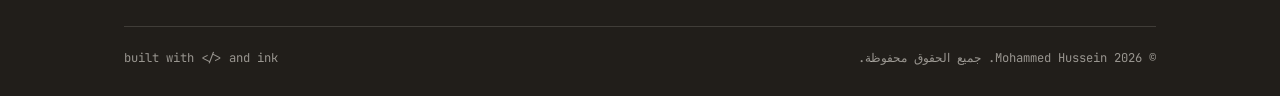
<file: work-book.html>
<!DOCTYPE html>
<html lang="ar" dir="rtl" data-theme="light">
<head>
<meta charset="UTF-8">
<meta name="viewport" content="width=device-width, initial-scale=1.0">
<title>حرّاس السطور — تطبيق قراءة تفاعلي — محمد حسين</title>
<meta name="description" content="تجربة قراءة رقمية مصمّمة خصيصًا لرواية عربية — فهرس، تحكم كامل في الخط، وثلاث خلفيات قراءة.">
<meta name="author" content="محمد حسين">
<meta name="theme-color" content="#FBF7F1" media="(prefers-color-scheme: light)">
<meta name="theme-color" content="#141210" media="(prefers-color-scheme: dark)">
<link rel="canonical" href="https://iegy.github.io/work-book.html">

<!-- Open Graph / Twitter -->
<meta property="og:type" content="article">
<meta property="og:locale" content="ar_EG">
<meta property="og:site_name" content="محمد حسين — مطوّر ومصمم رقمي">
<meta property="og:title" content="حرّاس السطور — تطبيق قراءة تفاعلي — محمد حسين">
<meta property="og:description" content="تجربة قراءة رقمية مصمّمة خصيصًا لرواية عربية — فهرس، تحكم كامل في الخط، وثلاث خلفيات قراءة.">
<meta property="og:url" content="https://iegy.github.io/work-book.html">
<meta property="og:image" content="https://iegy.github.io/cover-book.webp">
<meta property="og:image:width" content="1200">
<meta property="og:image:height" content="630">
<meta property="og:image:alt" content="حرّاس السطور — تطبيق قراءة تفاعلي — محمد حسين">
<meta name="twitter:card" content="summary_large_image">
<meta name="twitter:title" content="حرّاس السطور — تطبيق قراءة تفاعلي — محمد حسين">
<meta name="twitter:description" content="تجربة قراءة رقمية مصمّمة خصيصًا لرواية عربية — فهرس، تحكم كامل في الخط، وثلاث خلفيات قراءة.">
<meta name="twitter:image" content="https://iegy.github.io/cover-book.webp">

<link rel="icon" href="favicon.ico" sizes="any">
<link rel="icon" type="image/png" sizes="32x32" href="favicon-32x32.png">
<link rel="icon" type="image/png" sizes="192x192" href="favicon-192x192.png">
<link rel="apple-touch-icon" href="apple-touch-icon.png">
<link rel="manifest" href="site.webmanifest">

<link rel="preload" href="plexar-400.woff2" as="font" type="font/woff2" crossorigin>
<link rel="preload" href="cairoplay-700.woff2" as="font" type="font/woff2" crossorigin>
<link rel="stylesheet" href="style.css">
<script>
  // set theme before first paint — no flash of the wrong theme
  (function(){try{var t=localStorage.getItem('mh-theme');
  if(!t)t=matchMedia('(prefers-color-scheme: dark)').matches?'dark':'light';
  document.documentElement.dataset.theme=t;}catch(e){}})();
</script>
<script type="application/ld+json">{"@context": "https://schema.org","@type": "CreativeWork","name": "حرّاس السطور — تطبيق قراءة تفاعلي","description": "تطبيق ويب مخصص لقراءة رواية «حرّاس السطور»، بفهرس فصول، تحكم كامل في نوع الخط وحجمه، وثلاث خلفيات قراءة (ورقي، سيبيا، ليلي) — تجربة قراءة رقمية مصممة خصيصًا للنص، مش قالب عام.","url": "https://egytop.github.io/book/","author": {"@type": "Person","name": "محمد حسين"},"image": "https://iegy.github.io/cover-book.webp","inLanguage": "ar"}</script>
</head>
<body data-page="portfolio">

<a class="skip-link" href="#main">تخطَّ إلى المحتوى</a>
<div class="progress" aria-hidden="true"></div>

<header class="site">
  <div class="wrap nav">
    <a href="index.html" class="brand" aria-label="محمد حسين — الصفحة الرئيسية">
      <img class="logo-light" src="logo-mark.png" alt="" width="40" height="40">
      <img class="logo-dark" src="logo-mark-dark.png" alt="" width="40" height="40">
      <span class="brand-name">MOHAMMED<span>.</span>HUSSEIN</span>
    </a>
    <nav class="links" id="main-nav" aria-label="التنقل الرئيسي">
      <a href="index.html" data-page="home">الرئيسية</a>
      <a href="about.html" data-page="about">عني</a>
      <a href="services.html" data-page="services">خدماتي</a>
      <a href="portfolio.html" data-page="portfolio">أعمالي</a>
      <a href="contact.html" data-page="contact">تواصل</a>
    </nav>
    <div class="nav-actions">
      <button class="theme-toggle" type="button" aria-label="تفعيل الوضع الليلي">
        <svg class="icon-moon" viewBox="0 0 24 24" fill="none" stroke="currentColor" stroke-width="1.8" stroke-linecap="round" stroke-linejoin="round" aria-hidden="true"><path d="M21 12.8A9 9 0 1 1 11.2 3a7 7 0 0 0 9.8 9.8z"/></svg>
        <svg class="icon-sun" viewBox="0 0 24 24" fill="none" stroke="currentColor" stroke-width="1.8" stroke-linecap="round" stroke-linejoin="round" aria-hidden="true"><circle cx="12" cy="12" r="4.2"/><path d="M12 2v2M12 20v2M4.9 4.9l1.4 1.4M17.7 17.7l1.4 1.4M2 12h2M20 12h2M4.9 19.1l1.4-1.4M17.7 6.3l1.4-1.4"/></svg>
      </button>
      <a href="contact.html" class="btn btn-primary">لنبدأ مشروعك</a>
      <button class="nav-toggle" type="button" aria-label="فتح القائمة" aria-expanded="false" aria-controls="main-nav"><span></span><span></span><span></span></button>
    </div>
  </div>
</header>

<main id="main">

<div class="case-hero">
  <div class="wrap">
    <a class="link-out" href="portfolio.html" style="margin-bottom:18px">→ كل الأعمال</a>
    <div class="eyebrow">CASE 06</div>
    <h1 style="font-size:clamp(1.75rem,3.7vw,2.5rem)">حرّاس السطور — تطبيق قراءة تفاعلي</h1>
    <p class="lead" style="margin-top:16px;max-width:660px">تطبيق ويب مخصص لقراءة رواية «حرّاس السطور»، بفهرس فصول، تحكم كامل في نوع الخط وحجمه، وثلاث خلفيات قراءة (ورقي، سيبيا، ليلي) — تجربة قراءة رقمية مصممة خصيصًا للنص، مش قالب عام.</p>
    <div style="margin-top:22px;display:flex;gap:12px;flex-wrap:wrap">
      <a href="https://egytop.github.io/book/" class="btn btn-primary" target="_blank" rel="noopener">زيارة المشروع ↗</a>
      <a href="contact.html" class="btn btn-outline">عايز حاجة شبه دي</a>
    </div>
    <dl class="case-meta">
      <div><dt>SECTOR</dt><dd>أدب ونشر رقمي</dd></div>
      <div><dt>ROLE</dt><dd>كتابة + تصميم + تطوير</dd></div>
      <div><dt>THEMES</dt><dd>ورقي / سيبيا / ليلي</dd></div>
      <div><dt>FONTS</dt><dd>٤ خطوط عربية</dd></div>
    </dl>
    <div class="case-shot reveal">
      <img src="cover-book.webp" alt="لقطة من واجهة حرّاس السطور — تطبيق قراءة" width="1600" height="1000" decoding="async">
    </div>
  </div>
</div>

<section>
  <div class="wrap prose reveal">
    <h2>التحدي</h2>
    <p>النصوص الأدبية العربية بتتنشر غالبًا كـPDF أو داخل قوالب مدونات مش مصممة للقراءة الطويلة. النتيجة: تباعد أسطر غلط، خط مش مريح، ومفيش وضع ليلي — فالقارئ بيسيب النص بعد صفحتين.</p>

    <h2>الحل</h2>
    <p>لأن النص ده بتاعي أنا ككاتب، صمّمت التطبيق حواليه بدل ما ألبّسه قالب جاهز. الاهتمام كله راح لإيقاع القراءة: تباعد الأسطر، عرض السطر، والتحكم الكامل في الخط والخلفية.</p>
    <ul>
      <li>فهرس فصول كامل مع تتبع نسبة التقدم في القراءة.</li>
      <li>أربعة خطوط عربية للاختيار (أميري، القاهرة، عارف رقعة، توّال).</li>
      <li>تحكم في حجم الخط بزيادة ونقصان.</li>
      <li>ثلاث خلفيات قراءة: ورقي، سيبيا، وليلي.</li>
      <li>تنقل بين الفصول بأزرار واضحة.</li>
      <li>تباعد أسطر وعرض سطر مضبوطين للقراءة الطويلة بالعربي.</li>
    </ul>

    <div class="callout"><p><strong>النتيجة:</strong> مشروع بيجمع الجانبين اللي بشتغل فيهم: الكتابة الأدبية والتطوير — والنتيجة تجربة قراءة مصمّمة للنص نفسه.</p></div>

    <h2>التقنيات</h2>
    <div><span class="tag">HTML5</span><span class="tag">CSS3</span><span class="tag">JavaScript</span><span class="tag">Typography</span><span class="tag">Dark Mode</span></div>

    <div style="display:flex;justify-content:space-between;gap:16px;margin-top:52px;padding-top:24px;border-top:1px solid var(--line)">
      <a class="link-out" href="work-natiga.html">→ أداة استعلام نتيجة الثانوية</a>
      <span></span>
    </div>
  </div>
</section>

<section class="section-alt">
  <div class="wrap reveal" style="text-align:center;max-width:620px">
    <div class="eyebrow">LET'S BUILD</div>
    <h2>عندك فكرة مشروع؟</h2>
    <p style="margin:14px auto 26px">خليني أساعدك أحوّلها لمنتج شغال — من أول استشارة الفكرة لحد التسليم والدعم بعده.</p>
    <a href="contact.html" class="btn btn-primary btn-lg">تواصل معايا الآن</a>
  </div>
</section>

</main>

<footer class="site">
  <div class="wrap">
    <div class="footer-grid">
      <div>
        <h3>MOHAMMED.HUSSEIN</h3>
        <p>مطوّر برمجيات ومصمم تجارب رقمية — من الفكرة إلى منتج يعمل.</p>
      </div>
      <div>
        <h3>روابط سريعة</h3>
        <a href="about.html">عني</a>
        <a href="services.html">خدماتي</a>
        <a href="portfolio.html">أعمالي</a>
        <a href="contact.html">تواصل</a>
      </div>
      <div>
        <h3>تواصل</h3>
        <a href="mailto:egyup@outlook.com">egyup@outlook.com</a>
        <a href="https://wa.me/201000220606" target="_blank" rel="noopener">واتساب: 01000220606</a>
        <a href="https://github.com/iegy" target="_blank" rel="noopener">أعمالي على GitHub</a>
      </div>
    </div>

    <div class="social-row">
      <span class="social-label">&lt;/&gt; تابعني:</span>
      <a class="social-chip" href="https://www.facebook.com/iegy.net" target="_blank" rel="noopener">--facebook</a>
      <a class="social-chip" href="https://www.instagram.com/iegyup" target="_blank" rel="noopener">--instagram</a>
      <a class="social-chip" href="https://youtube.com/@iegy" target="_blank" rel="noopener">--youtube</a>
      <a class="social-chip" href="https://tiktok.com/@moegyup" target="_blank" rel="noopener">--tiktok</a>
    </div>

    <div class="footer-bottom">
      <span>© <span data-year>2026</span> Mohammed Hussein. جميع الحقوق محفوظة.</span>
      <span>built with &lt;/&gt; and ink</span>
    </div>
  </div>
</footer>

<script src="script.js" defer></script>
</body>
</html>
</file>
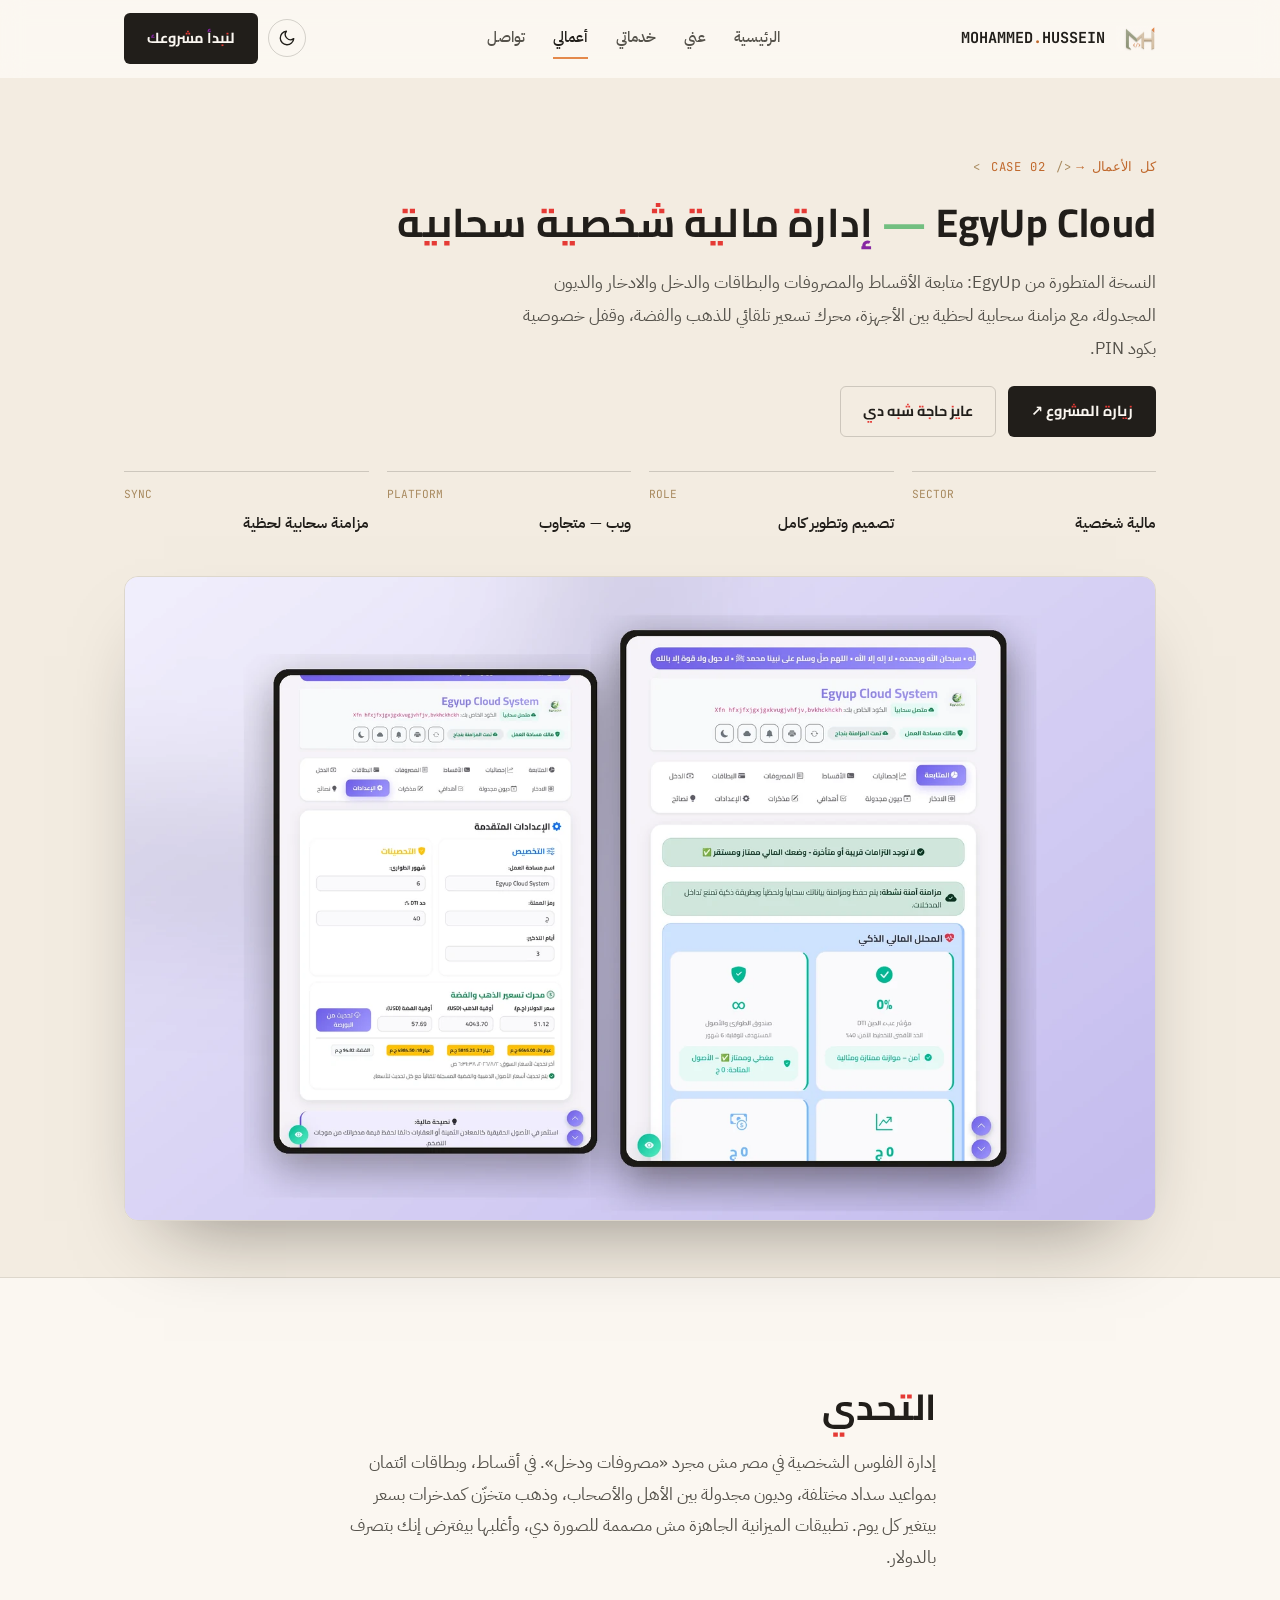
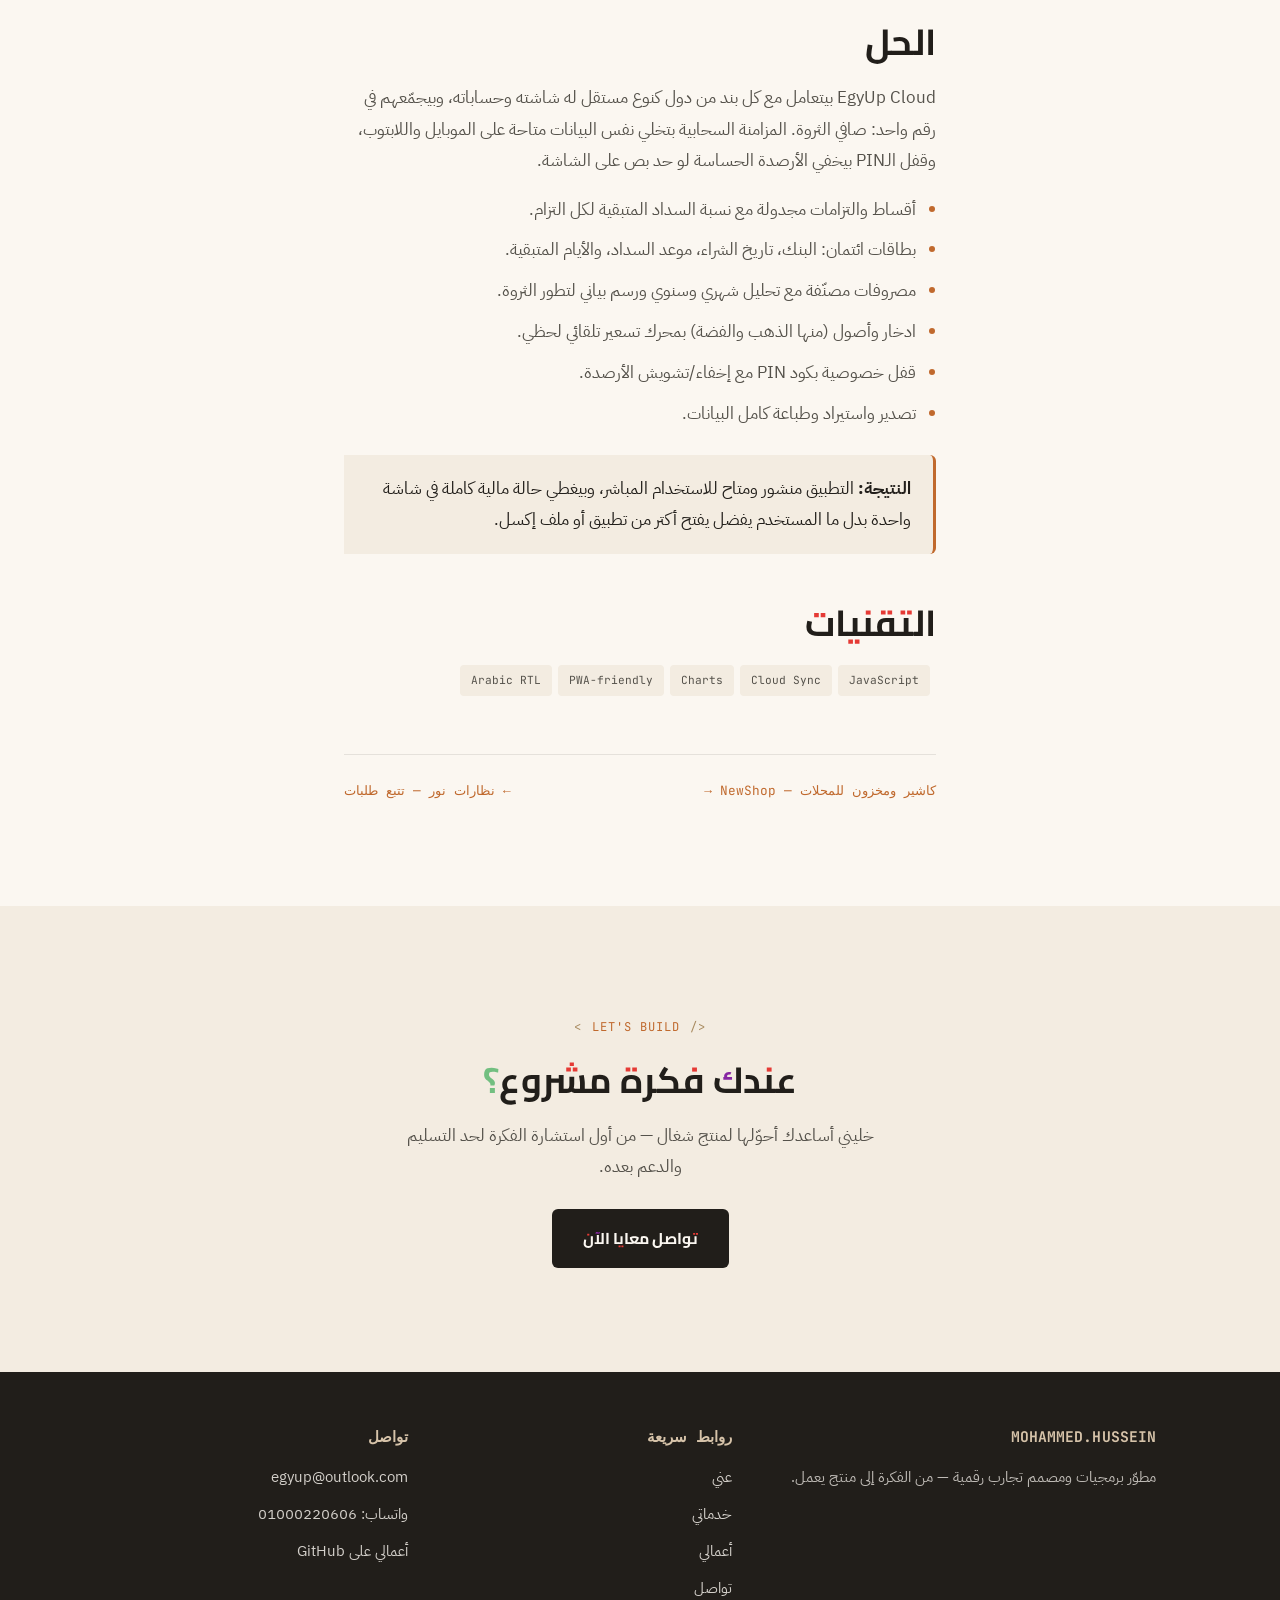
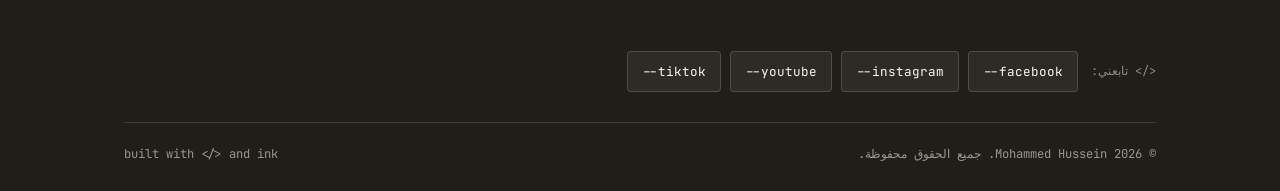
<file: work-egyup.html>
<!DOCTYPE html>
<html lang="ar" dir="rtl" data-theme="light">
<head>
<meta charset="UTF-8">
<meta name="viewport" content="width=device-width, initial-scale=1.0">
<title>EgyUp Cloud — إدارة مالية شخصية سحابية — محمد حسين</title>
<meta name="description" content="متابعة الأقساط والبطاقات والدخل والادخار، مع مزامنة سحابية وقفل خصوصية بكود PIN.">
<meta name="author" content="محمد حسين">
<meta name="theme-color" content="#FBF7F1" media="(prefers-color-scheme: light)">
<meta name="theme-color" content="#141210" media="(prefers-color-scheme: dark)">
<link rel="canonical" href="https://iegy.github.io/work-egyup.html">

<!-- Open Graph / Twitter -->
<meta property="og:type" content="article">
<meta property="og:locale" content="ar_EG">
<meta property="og:site_name" content="محمد حسين — مطوّر ومصمم رقمي">
<meta property="og:title" content="EgyUp Cloud — إدارة مالية شخصية سحابية — محمد حسين">
<meta property="og:description" content="متابعة الأقساط والبطاقات والدخل والادخار، مع مزامنة سحابية وقفل خصوصية بكود PIN.">
<meta property="og:url" content="https://iegy.github.io/work-egyup.html">
<meta property="og:image" content="https://iegy.github.io/cover-egyup.webp">
<meta property="og:image:width" content="1200">
<meta property="og:image:height" content="630">
<meta property="og:image:alt" content="EgyUp Cloud — إدارة مالية شخصية سحابية — محمد حسين">
<meta name="twitter:card" content="summary_large_image">
<meta name="twitter:title" content="EgyUp Cloud — إدارة مالية شخصية سحابية — محمد حسين">
<meta name="twitter:description" content="متابعة الأقساط والبطاقات والدخل والادخار، مع مزامنة سحابية وقفل خصوصية بكود PIN.">
<meta name="twitter:image" content="https://iegy.github.io/cover-egyup.webp">

<link rel="icon" href="favicon.ico" sizes="any">
<link rel="icon" type="image/png" sizes="32x32" href="favicon-32x32.png">
<link rel="icon" type="image/png" sizes="192x192" href="favicon-192x192.png">
<link rel="apple-touch-icon" href="apple-touch-icon.png">
<link rel="manifest" href="site.webmanifest">

<link rel="preload" href="plexar-400.woff2" as="font" type="font/woff2" crossorigin>
<link rel="preload" href="cairoplay-700.woff2" as="font" type="font/woff2" crossorigin>
<link rel="stylesheet" href="style.css">
<script>
  // set theme before first paint — no flash of the wrong theme
  (function(){try{var t=localStorage.getItem('mh-theme');
  if(!t)t=matchMedia('(prefers-color-scheme: dark)').matches?'dark':'light';
  document.documentElement.dataset.theme=t;}catch(e){}})();
</script>
<script type="application/ld+json">{"@context": "https://schema.org","@type": "CreativeWork","name": "EgyUp Cloud — إدارة مالية شخصية سحابية","description": "النسخة المتطورة من EgyUp: متابعة الأقساط والمصروفات والبطاقات والدخل والادخار والديون المجدولة، مع مزامنة سحابية لحظية بين الأجهزة، محرك تسعير تلقائي للذهب والفضة، وقفل خصوصية بكود PIN.","url": "https://iegy.github.io/Safepro/","author": {"@type": "Person","name": "محمد حسين"},"image": "https://iegy.github.io/cover-egyup.webp","inLanguage": "ar"}</script>
</head>
<body data-page="portfolio">

<a class="skip-link" href="#main">تخطَّ إلى المحتوى</a>
<div class="progress" aria-hidden="true"></div>

<header class="site">
  <div class="wrap nav">
    <a href="index.html" class="brand" aria-label="محمد حسين — الصفحة الرئيسية">
      <img class="logo-light" src="logo-mark.png" alt="" width="40" height="40">
      <img class="logo-dark" src="logo-mark-dark.png" alt="" width="40" height="40">
      <span class="brand-name">MOHAMMED<span>.</span>HUSSEIN</span>
    </a>
    <nav class="links" id="main-nav" aria-label="التنقل الرئيسي">
      <a href="index.html" data-page="home">الرئيسية</a>
      <a href="about.html" data-page="about">عني</a>
      <a href="services.html" data-page="services">خدماتي</a>
      <a href="portfolio.html" data-page="portfolio">أعمالي</a>
      <a href="contact.html" data-page="contact">تواصل</a>
    </nav>
    <div class="nav-actions">
      <button class="theme-toggle" type="button" aria-label="تفعيل الوضع الليلي">
        <svg class="icon-moon" viewBox="0 0 24 24" fill="none" stroke="currentColor" stroke-width="1.8" stroke-linecap="round" stroke-linejoin="round" aria-hidden="true"><path d="M21 12.8A9 9 0 1 1 11.2 3a7 7 0 0 0 9.8 9.8z"/></svg>
        <svg class="icon-sun" viewBox="0 0 24 24" fill="none" stroke="currentColor" stroke-width="1.8" stroke-linecap="round" stroke-linejoin="round" aria-hidden="true"><circle cx="12" cy="12" r="4.2"/><path d="M12 2v2M12 20v2M4.9 4.9l1.4 1.4M17.7 17.7l1.4 1.4M2 12h2M20 12h2M4.9 19.1l1.4-1.4M17.7 6.3l1.4-1.4"/></svg>
      </button>
      <a href="contact.html" class="btn btn-primary">لنبدأ مشروعك</a>
      <button class="nav-toggle" type="button" aria-label="فتح القائمة" aria-expanded="false" aria-controls="main-nav"><span></span><span></span><span></span></button>
    </div>
  </div>
</header>

<main id="main">

<div class="case-hero">
  <div class="wrap">
    <a class="link-out" href="portfolio.html" style="margin-bottom:18px">→ كل الأعمال</a>
    <div class="eyebrow">CASE 02</div>
    <h1 style="font-size:clamp(1.75rem,3.7vw,2.5rem)">EgyUp Cloud — إدارة مالية شخصية سحابية</h1>
    <p class="lead" style="margin-top:16px;max-width:660px">النسخة المتطورة من EgyUp: متابعة الأقساط والمصروفات والبطاقات والدخل والادخار والديون المجدولة، مع مزامنة سحابية لحظية بين الأجهزة، محرك تسعير تلقائي للذهب والفضة، وقفل خصوصية بكود PIN.</p>
    <div style="margin-top:22px;display:flex;gap:12px;flex-wrap:wrap">
      <a href="https://iegy.github.io/Safepro/" class="btn btn-primary" target="_blank" rel="noopener">زيارة المشروع ↗</a>
      <a href="contact.html" class="btn btn-outline">عايز حاجة شبه دي</a>
    </div>
    <dl class="case-meta">
      <div><dt>SECTOR</dt><dd>مالية شخصية</dd></div>
      <div><dt>ROLE</dt><dd>تصميم وتطوير كامل</dd></div>
      <div><dt>PLATFORM</dt><dd>ويب — متجاوب</dd></div>
      <div><dt>SYNC</dt><dd>مزامنة سحابية لحظية</dd></div>
    </dl>
    <div class="case-shot reveal">
      <img src="cover-egyup.webp" alt="لقطة من واجهة EgyUp Cloud — إدارة مالية شخصية" width="1600" height="1000" decoding="async">
    </div>
  </div>
</div>

<section>
  <div class="wrap prose reveal">
    <h2>التحدي</h2>
    <p>إدارة الفلوس الشخصية في مصر مش مجرد «مصروفات ودخل». في أقساط، وبطاقات ائتمان بمواعيد سداد مختلفة، وديون مجدولة بين الأهل والأصحاب، وذهب متخزّن كمدخرات بسعر بيتغير كل يوم. تطبيقات الميزانية الجاهزة مش مصممة للصورة دي، وأغلبها بيفترض إنك بتصرف بالدولار.</p>

    <h2>الحل</h2>
    <p>EgyUp Cloud بيتعامل مع كل بند من دول كنوع مستقل له شاشته وحساباته، وبيجمّعهم في رقم واحد: صافي الثروة. المزامنة السحابية بتخلي نفس البيانات متاحة على الموبايل واللابتوب، وقفل الـPIN بيخفي الأرصدة الحساسة لو حد بص على الشاشة.</p>
    <ul>
      <li>أقساط والتزامات مجدولة مع نسبة السداد المتبقية لكل التزام.</li>
      <li>بطاقات ائتمان: البنك، تاريخ الشراء، موعد السداد، والأيام المتبقية.</li>
      <li>مصروفات مصنّفة مع تحليل شهري وسنوي ورسم بياني لتطور الثروة.</li>
      <li>ادخار وأصول (منها الذهب والفضة) بمحرك تسعير تلقائي لحظي.</li>
      <li>قفل خصوصية بكود PIN مع إخفاء/تشويش الأرصدة.</li>
      <li>تصدير واستيراد وطباعة كامل البيانات.</li>
    </ul>

    <div class="callout"><p><strong>النتيجة:</strong> التطبيق منشور ومتاح للاستخدام المباشر، وبيغطي حالة مالية كاملة في شاشة واحدة بدل ما المستخدم يفضل يفتح أكتر من تطبيق أو ملف إكسل.</p></div>

    <h2>التقنيات</h2>
    <div><span class="tag">JavaScript</span><span class="tag">Cloud Sync</span><span class="tag">Charts</span><span class="tag">PWA-friendly</span><span class="tag">Arabic RTL</span></div>

    <div style="display:flex;justify-content:space-between;gap:16px;margin-top:52px;padding-top:24px;border-top:1px solid var(--line)">
      <a class="link-out" href="work-newshop.html">→ NewShop — كاشير ومخزون للمحلات</a>
      <a class="link-out" href="work-noor.html">نظارات نور — تتبع طلبات ←</a>
    </div>
  </div>
</section>

<section class="section-alt">
  <div class="wrap reveal" style="text-align:center;max-width:620px">
    <div class="eyebrow">LET'S BUILD</div>
    <h2>عندك فكرة مشروع؟</h2>
    <p style="margin:14px auto 26px">خليني أساعدك أحوّلها لمنتج شغال — من أول استشارة الفكرة لحد التسليم والدعم بعده.</p>
    <a href="contact.html" class="btn btn-primary btn-lg">تواصل معايا الآن</a>
  </div>
</section>

</main>

<footer class="site">
  <div class="wrap">
    <div class="footer-grid">
      <div>
        <h3>MOHAMMED.HUSSEIN</h3>
        <p>مطوّر برمجيات ومصمم تجارب رقمية — من الفكرة إلى منتج يعمل.</p>
      </div>
      <div>
        <h3>روابط سريعة</h3>
        <a href="about.html">عني</a>
        <a href="services.html">خدماتي</a>
        <a href="portfolio.html">أعمالي</a>
        <a href="contact.html">تواصل</a>
      </div>
      <div>
        <h3>تواصل</h3>
        <a href="mailto:egyup@outlook.com">egyup@outlook.com</a>
        <a href="https://wa.me/201000220606" target="_blank" rel="noopener">واتساب: 01000220606</a>
        <a href="https://github.com/iegy" target="_blank" rel="noopener">أعمالي على GitHub</a>
      </div>
    </div>

    <div class="social-row">
      <span class="social-label">&lt;/&gt; تابعني:</span>
      <a class="social-chip" href="https://www.facebook.com/iegy.net" target="_blank" rel="noopener">--facebook</a>
      <a class="social-chip" href="https://www.instagram.com/iegyup" target="_blank" rel="noopener">--instagram</a>
      <a class="social-chip" href="https://youtube.com/@iegy" target="_blank" rel="noopener">--youtube</a>
      <a class="social-chip" href="https://tiktok.com/@moegyup" target="_blank" rel="noopener">--tiktok</a>
    </div>

    <div class="footer-bottom">
      <span>© <span data-year>2026</span> Mohammed Hussein. جميع الحقوق محفوظة.</span>
      <span>built with &lt;/&gt; and ink</span>
    </div>
  </div>
</footer>

<script src="script.js" defer></script>
</body>
</html>
</file>
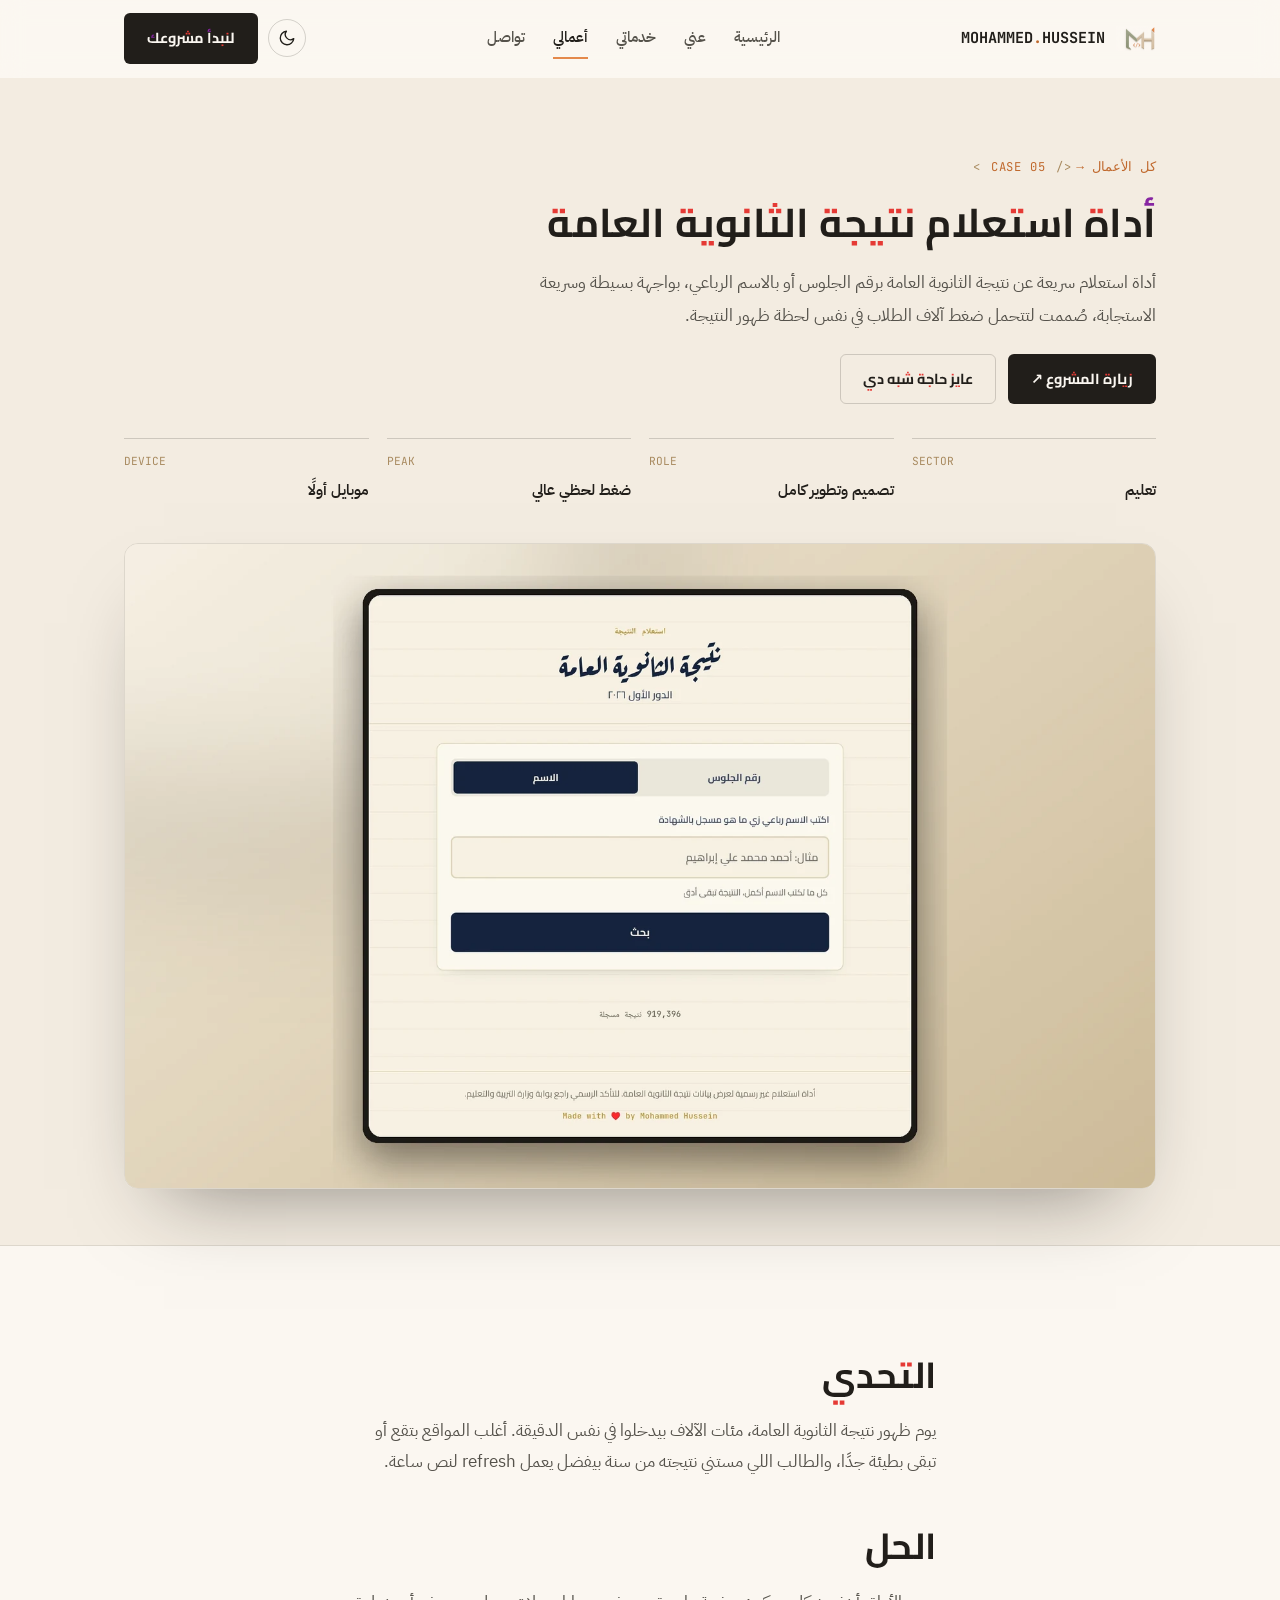
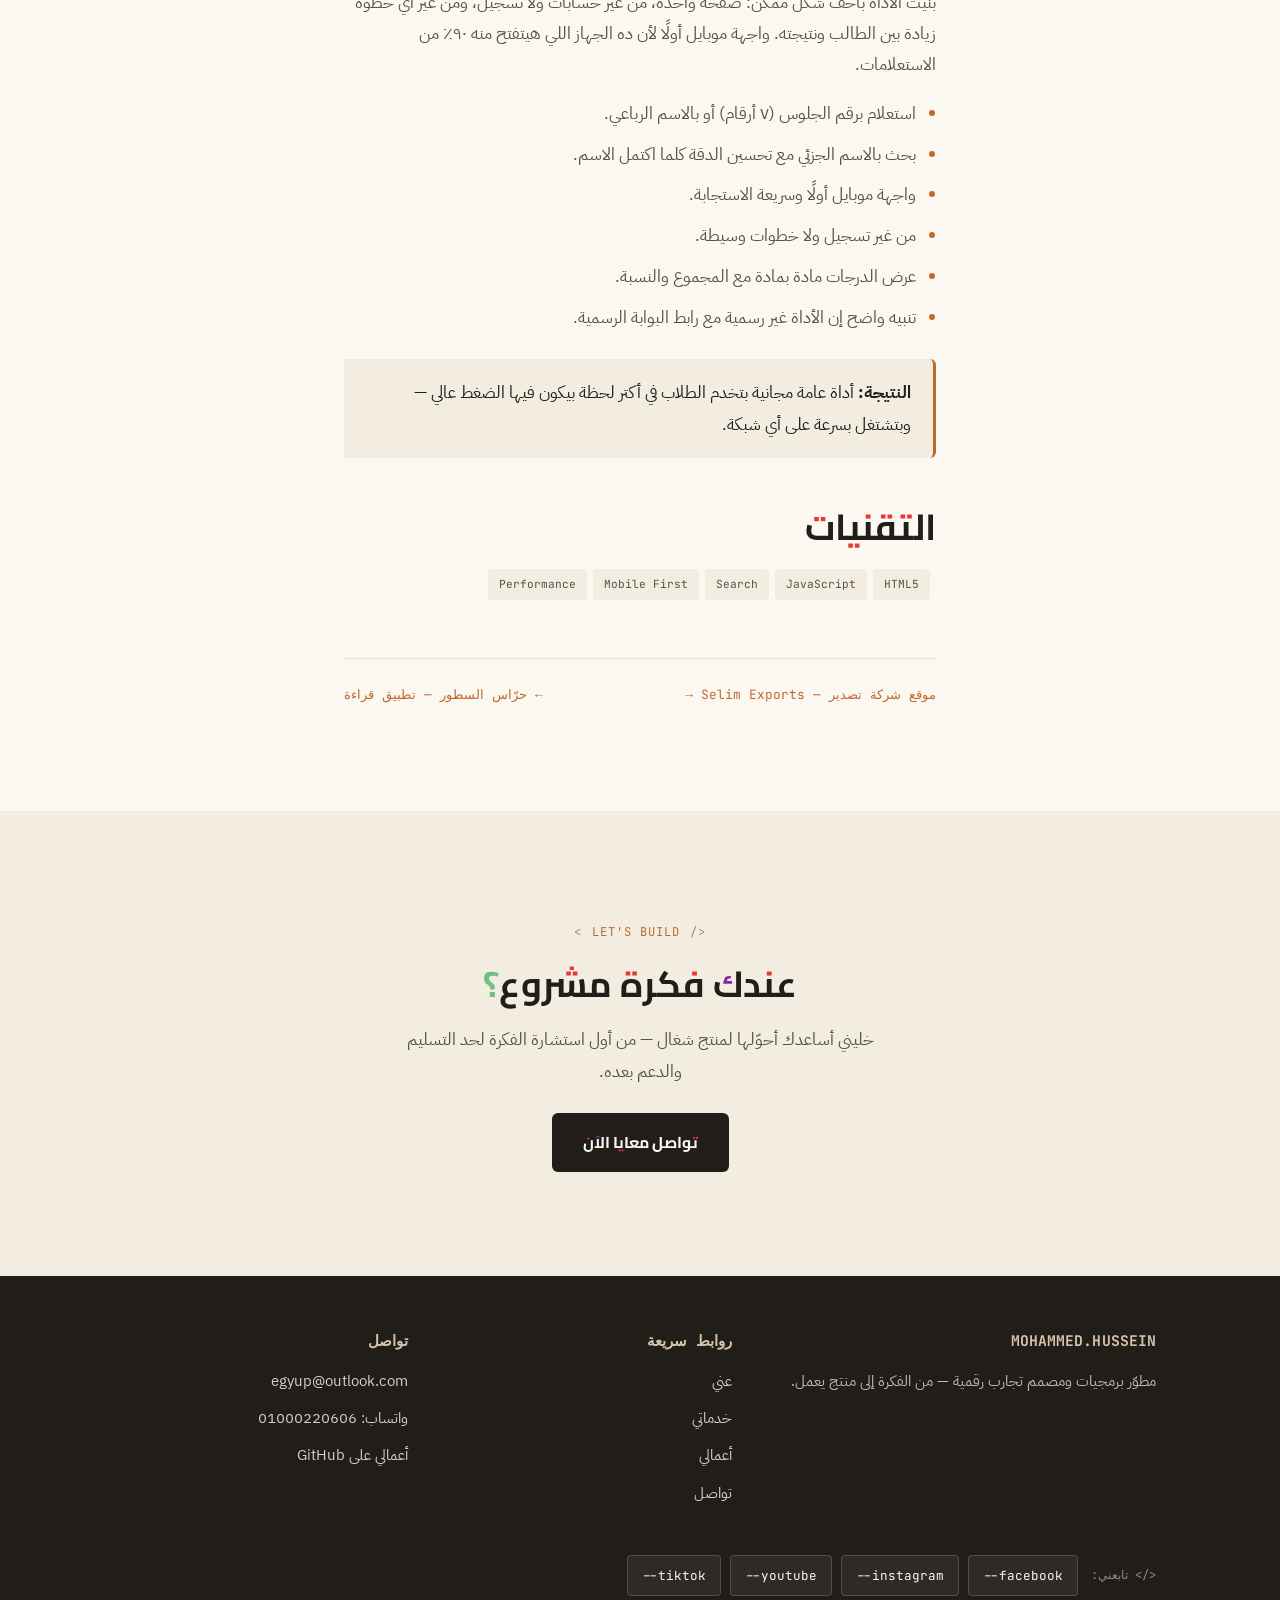
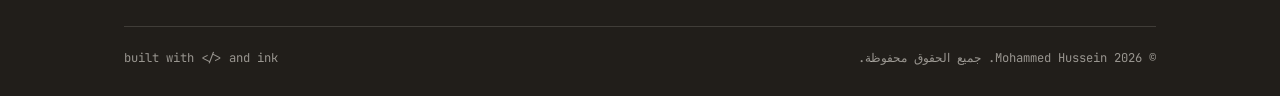
<file: work-natiga.html>
<!DOCTYPE html>
<html lang="ar" dir="rtl" data-theme="light">
<head>
<meta charset="UTF-8">
<meta name="viewport" content="width=device-width, initial-scale=1.0">
<title>أداة استعلام نتيجة الثانوية العامة — محمد حسين</title>
<meta name="description" content="استعلام سريع بالنتيجة برقم الجلوس أو بالاسم الرباعي — مصمّم يتحمّل ضغط لحظة ظهور النتيجة.">
<meta name="author" content="محمد حسين">
<meta name="theme-color" content="#FBF7F1" media="(prefers-color-scheme: light)">
<meta name="theme-color" content="#141210" media="(prefers-color-scheme: dark)">
<link rel="canonical" href="https://iegy.github.io/work-natiga.html">

<!-- Open Graph / Twitter -->
<meta property="og:type" content="article">
<meta property="og:locale" content="ar_EG">
<meta property="og:site_name" content="محمد حسين — مطوّر ومصمم رقمي">
<meta property="og:title" content="أداة استعلام نتيجة الثانوية العامة — محمد حسين">
<meta property="og:description" content="استعلام سريع بالنتيجة برقم الجلوس أو بالاسم الرباعي — مصمّم يتحمّل ضغط لحظة ظهور النتيجة.">
<meta property="og:url" content="https://iegy.github.io/work-natiga.html">
<meta property="og:image" content="https://iegy.github.io/cover-natiga.webp">
<meta property="og:image:width" content="1200">
<meta property="og:image:height" content="630">
<meta property="og:image:alt" content="أداة استعلام نتيجة الثانوية العامة — محمد حسين">
<meta name="twitter:card" content="summary_large_image">
<meta name="twitter:title" content="أداة استعلام نتيجة الثانوية العامة — محمد حسين">
<meta name="twitter:description" content="استعلام سريع بالنتيجة برقم الجلوس أو بالاسم الرباعي — مصمّم يتحمّل ضغط لحظة ظهور النتيجة.">
<meta name="twitter:image" content="https://iegy.github.io/cover-natiga.webp">

<link rel="icon" href="favicon.ico" sizes="any">
<link rel="icon" type="image/png" sizes="32x32" href="favicon-32x32.png">
<link rel="icon" type="image/png" sizes="192x192" href="favicon-192x192.png">
<link rel="apple-touch-icon" href="apple-touch-icon.png">
<link rel="manifest" href="site.webmanifest">

<link rel="preload" href="plexar-400.woff2" as="font" type="font/woff2" crossorigin>
<link rel="preload" href="cairoplay-700.woff2" as="font" type="font/woff2" crossorigin>
<link rel="stylesheet" href="style.css">
<script>
  // set theme before first paint — no flash of the wrong theme
  (function(){try{var t=localStorage.getItem('mh-theme');
  if(!t)t=matchMedia('(prefers-color-scheme: dark)').matches?'dark':'light';
  document.documentElement.dataset.theme=t;}catch(e){}})();
</script>
<script type="application/ld+json">{"@context": "https://schema.org","@type": "CreativeWork","name": "أداة استعلام نتيجة الثانوية العامة","description": "أداة استعلام سريعة عن نتيجة الثانوية العامة برقم الجلوس أو بالاسم الرباعي، بواجهة بسيطة وسريعة الاستجابة، صُممت لتتحمل ضغط آلاف الطلاب في نفس لحظة ظهور النتيجة.","url": "https://iegy.github.io/natiga/","author": {"@type": "Person","name": "محمد حسين"},"image": "https://iegy.github.io/cover-natiga.webp","inLanguage": "ar"}</script>
</head>
<body data-page="portfolio">

<a class="skip-link" href="#main">تخطَّ إلى المحتوى</a>
<div class="progress" aria-hidden="true"></div>

<header class="site">
  <div class="wrap nav">
    <a href="index.html" class="brand" aria-label="محمد حسين — الصفحة الرئيسية">
      <img class="logo-light" src="logo-mark.png" alt="" width="40" height="40">
      <img class="logo-dark" src="logo-mark-dark.png" alt="" width="40" height="40">
      <span class="brand-name">MOHAMMED<span>.</span>HUSSEIN</span>
    </a>
    <nav class="links" id="main-nav" aria-label="التنقل الرئيسي">
      <a href="index.html" data-page="home">الرئيسية</a>
      <a href="about.html" data-page="about">عني</a>
      <a href="services.html" data-page="services">خدماتي</a>
      <a href="portfolio.html" data-page="portfolio">أعمالي</a>
      <a href="contact.html" data-page="contact">تواصل</a>
    </nav>
    <div class="nav-actions">
      <button class="theme-toggle" type="button" aria-label="تفعيل الوضع الليلي">
        <svg class="icon-moon" viewBox="0 0 24 24" fill="none" stroke="currentColor" stroke-width="1.8" stroke-linecap="round" stroke-linejoin="round" aria-hidden="true"><path d="M21 12.8A9 9 0 1 1 11.2 3a7 7 0 0 0 9.8 9.8z"/></svg>
        <svg class="icon-sun" viewBox="0 0 24 24" fill="none" stroke="currentColor" stroke-width="1.8" stroke-linecap="round" stroke-linejoin="round" aria-hidden="true"><circle cx="12" cy="12" r="4.2"/><path d="M12 2v2M12 20v2M4.9 4.9l1.4 1.4M17.7 17.7l1.4 1.4M2 12h2M20 12h2M4.9 19.1l1.4-1.4M17.7 6.3l1.4-1.4"/></svg>
      </button>
      <a href="contact.html" class="btn btn-primary">لنبدأ مشروعك</a>
      <button class="nav-toggle" type="button" aria-label="فتح القائمة" aria-expanded="false" aria-controls="main-nav"><span></span><span></span><span></span></button>
    </div>
  </div>
</header>

<main id="main">

<div class="case-hero">
  <div class="wrap">
    <a class="link-out" href="portfolio.html" style="margin-bottom:18px">→ كل الأعمال</a>
    <div class="eyebrow">CASE 05</div>
    <h1 style="font-size:clamp(1.75rem,3.7vw,2.5rem)">أداة استعلام نتيجة الثانوية العامة</h1>
    <p class="lead" style="margin-top:16px;max-width:660px">أداة استعلام سريعة عن نتيجة الثانوية العامة برقم الجلوس أو بالاسم الرباعي، بواجهة بسيطة وسريعة الاستجابة، صُممت لتتحمل ضغط آلاف الطلاب في نفس لحظة ظهور النتيجة.</p>
    <div style="margin-top:22px;display:flex;gap:12px;flex-wrap:wrap">
      <a href="https://iegy.github.io/natiga/" class="btn btn-primary" target="_blank" rel="noopener">زيارة المشروع ↗</a>
      <a href="contact.html" class="btn btn-outline">عايز حاجة شبه دي</a>
    </div>
    <dl class="case-meta">
      <div><dt>SECTOR</dt><dd>تعليم</dd></div>
      <div><dt>ROLE</dt><dd>تصميم وتطوير كامل</dd></div>
      <div><dt>PEAK</dt><dd>ضغط لحظي عالي</dd></div>
      <div><dt>DEVICE</dt><dd>موبايل أولًا</dd></div>
    </dl>
    <div class="case-shot reveal">
      <img src="cover-natiga.webp" alt="لقطة من واجهة أداة استعلام نتيجة الثانوية" width="1600" height="1000" decoding="async">
    </div>
  </div>
</div>

<section>
  <div class="wrap prose reveal">
    <h2>التحدي</h2>
    <p>يوم ظهور نتيجة الثانوية العامة، مئات الآلاف بيدخلوا في نفس الدقيقة. أغلب المواقع بتقع أو تبقى بطيئة جدًا، والطالب اللي مستني نتيجته من سنة بيفضل يعمل refresh لنص ساعة.</p>

    <h2>الحل</h2>
    <p>بنيت الأداة بأخف شكل ممكن: صفحة واحدة، من غير حسابات ولا تسجيل، ومن غير أي خطوة زيادة بين الطالب ونتيجته. واجهة موبايل أولًا لأن ده الجهاز اللي هيتفتح منه ٩٠٪ من الاستعلامات.</p>
    <ul>
      <li>استعلام برقم الجلوس (٧ أرقام) أو بالاسم الرباعي.</li>
      <li>بحث بالاسم الجزئي مع تحسين الدقة كلما اكتمل الاسم.</li>
      <li>واجهة موبايل أولًا وسريعة الاستجابة.</li>
      <li>من غير تسجيل ولا خطوات وسيطة.</li>
      <li>عرض الدرجات مادة بمادة مع المجموع والنسبة.</li>
      <li>تنبيه واضح إن الأداة غير رسمية مع رابط البوابة الرسمية.</li>
    </ul>

    <div class="callout"><p><strong>النتيجة:</strong> أداة عامة مجانية بتخدم الطلاب في أكتر لحظة بيكون فيها الضغط عالي — وبتشتغل بسرعة على أي شبكة.</p></div>

    <h2>التقنيات</h2>
    <div><span class="tag">HTML5</span><span class="tag">JavaScript</span><span class="tag">Search</span><span class="tag">Mobile First</span><span class="tag">Performance</span></div>

    <div style="display:flex;justify-content:space-between;gap:16px;margin-top:52px;padding-top:24px;border-top:1px solid var(--line)">
      <a class="link-out" href="work-selim.html">→ Selim Exports — موقع شركة تصدير</a>
      <a class="link-out" href="work-book.html">حرّاس السطور — تطبيق قراءة ←</a>
    </div>
  </div>
</section>

<section class="section-alt">
  <div class="wrap reveal" style="text-align:center;max-width:620px">
    <div class="eyebrow">LET'S BUILD</div>
    <h2>عندك فكرة مشروع؟</h2>
    <p style="margin:14px auto 26px">خليني أساعدك أحوّلها لمنتج شغال — من أول استشارة الفكرة لحد التسليم والدعم بعده.</p>
    <a href="contact.html" class="btn btn-primary btn-lg">تواصل معايا الآن</a>
  </div>
</section>

</main>

<footer class="site">
  <div class="wrap">
    <div class="footer-grid">
      <div>
        <h3>MOHAMMED.HUSSEIN</h3>
        <p>مطوّر برمجيات ومصمم تجارب رقمية — من الفكرة إلى منتج يعمل.</p>
      </div>
      <div>
        <h3>روابط سريعة</h3>
        <a href="about.html">عني</a>
        <a href="services.html">خدماتي</a>
        <a href="portfolio.html">أعمالي</a>
        <a href="contact.html">تواصل</a>
      </div>
      <div>
        <h3>تواصل</h3>
        <a href="mailto:egyup@outlook.com">egyup@outlook.com</a>
        <a href="https://wa.me/201000220606" target="_blank" rel="noopener">واتساب: 01000220606</a>
        <a href="https://github.com/iegy" target="_blank" rel="noopener">أعمالي على GitHub</a>
      </div>
    </div>

    <div class="social-row">
      <span class="social-label">&lt;/&gt; تابعني:</span>
      <a class="social-chip" href="https://www.facebook.com/iegy.net" target="_blank" rel="noopener">--facebook</a>
      <a class="social-chip" href="https://www.instagram.com/iegyup" target="_blank" rel="noopener">--instagram</a>
      <a class="social-chip" href="https://youtube.com/@iegy" target="_blank" rel="noopener">--youtube</a>
      <a class="social-chip" href="https://tiktok.com/@moegyup" target="_blank" rel="noopener">--tiktok</a>
    </div>

    <div class="footer-bottom">
      <span>© <span data-year>2026</span> Mohammed Hussein. جميع الحقوق محفوظة.</span>
      <span>built with &lt;/&gt; and ink</span>
    </div>
  </div>
</footer>

<script src="script.js" defer></script>
</body>
</html>
</file>
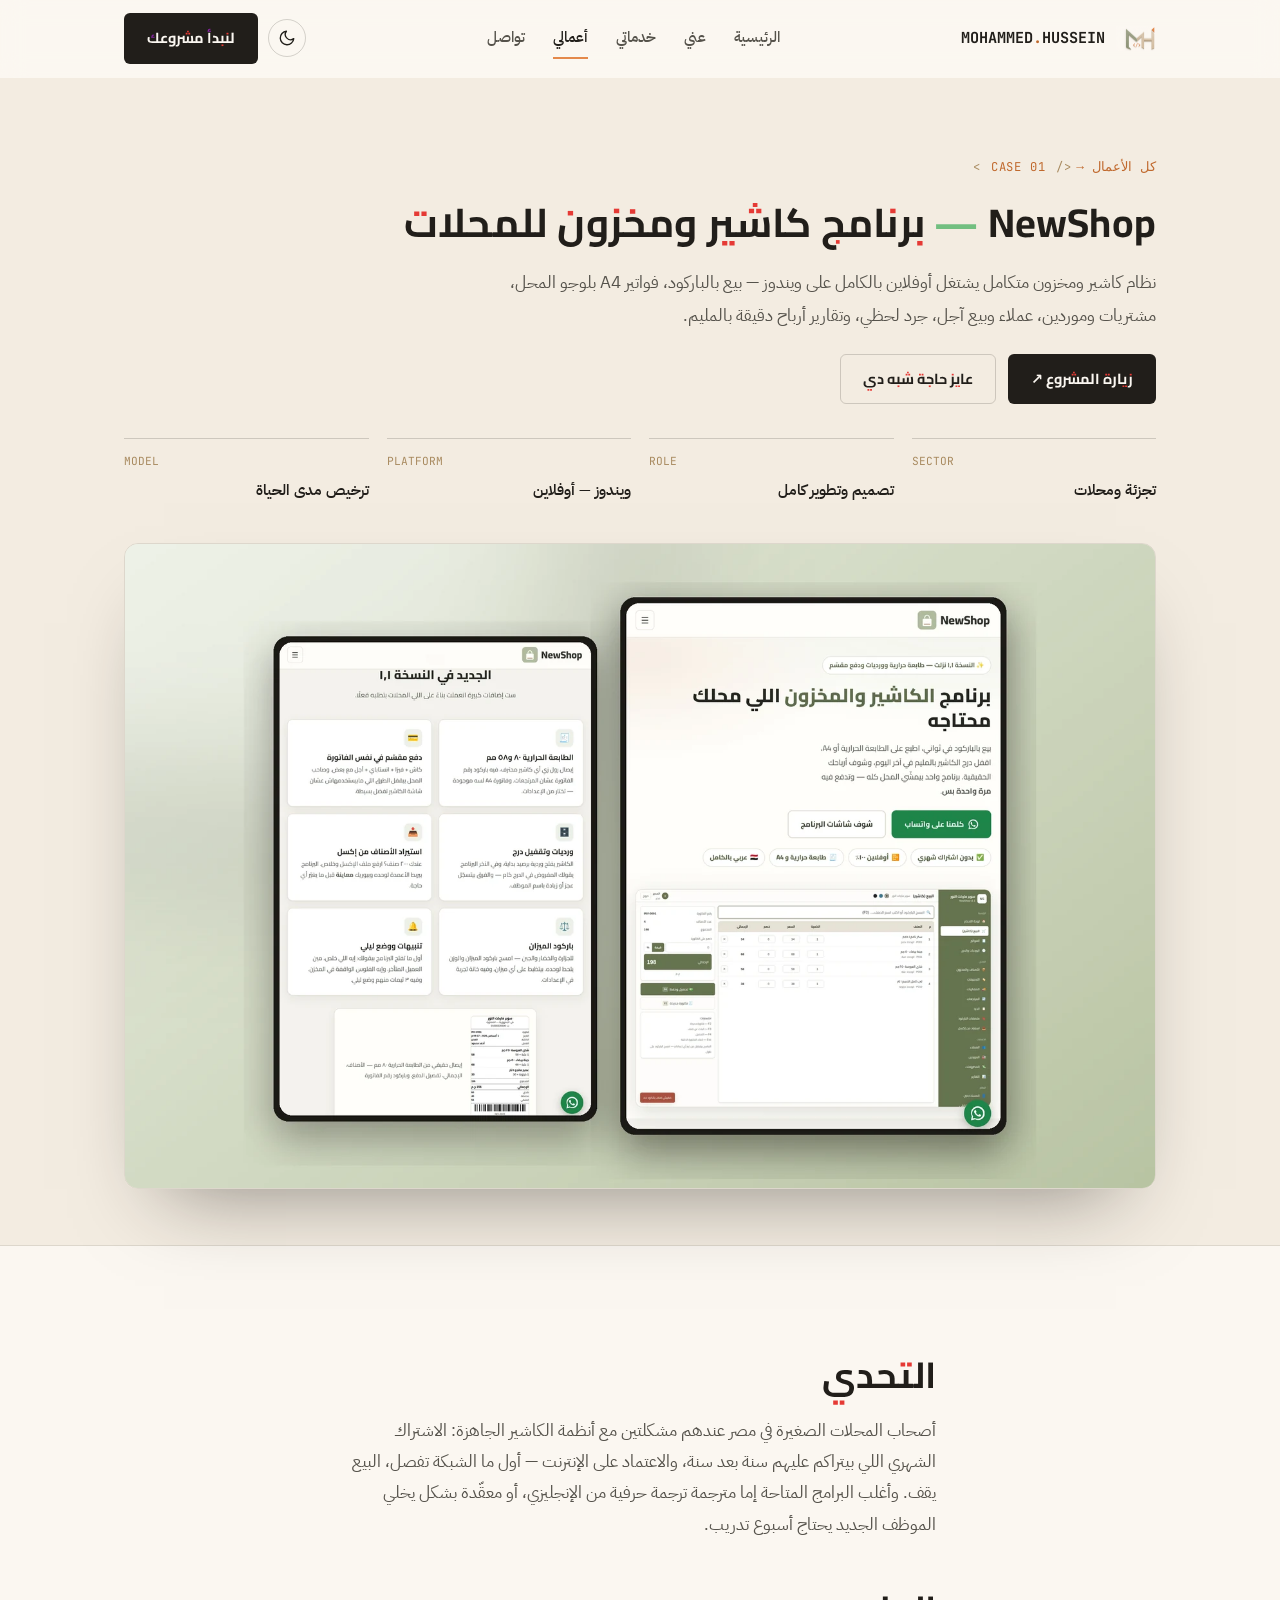
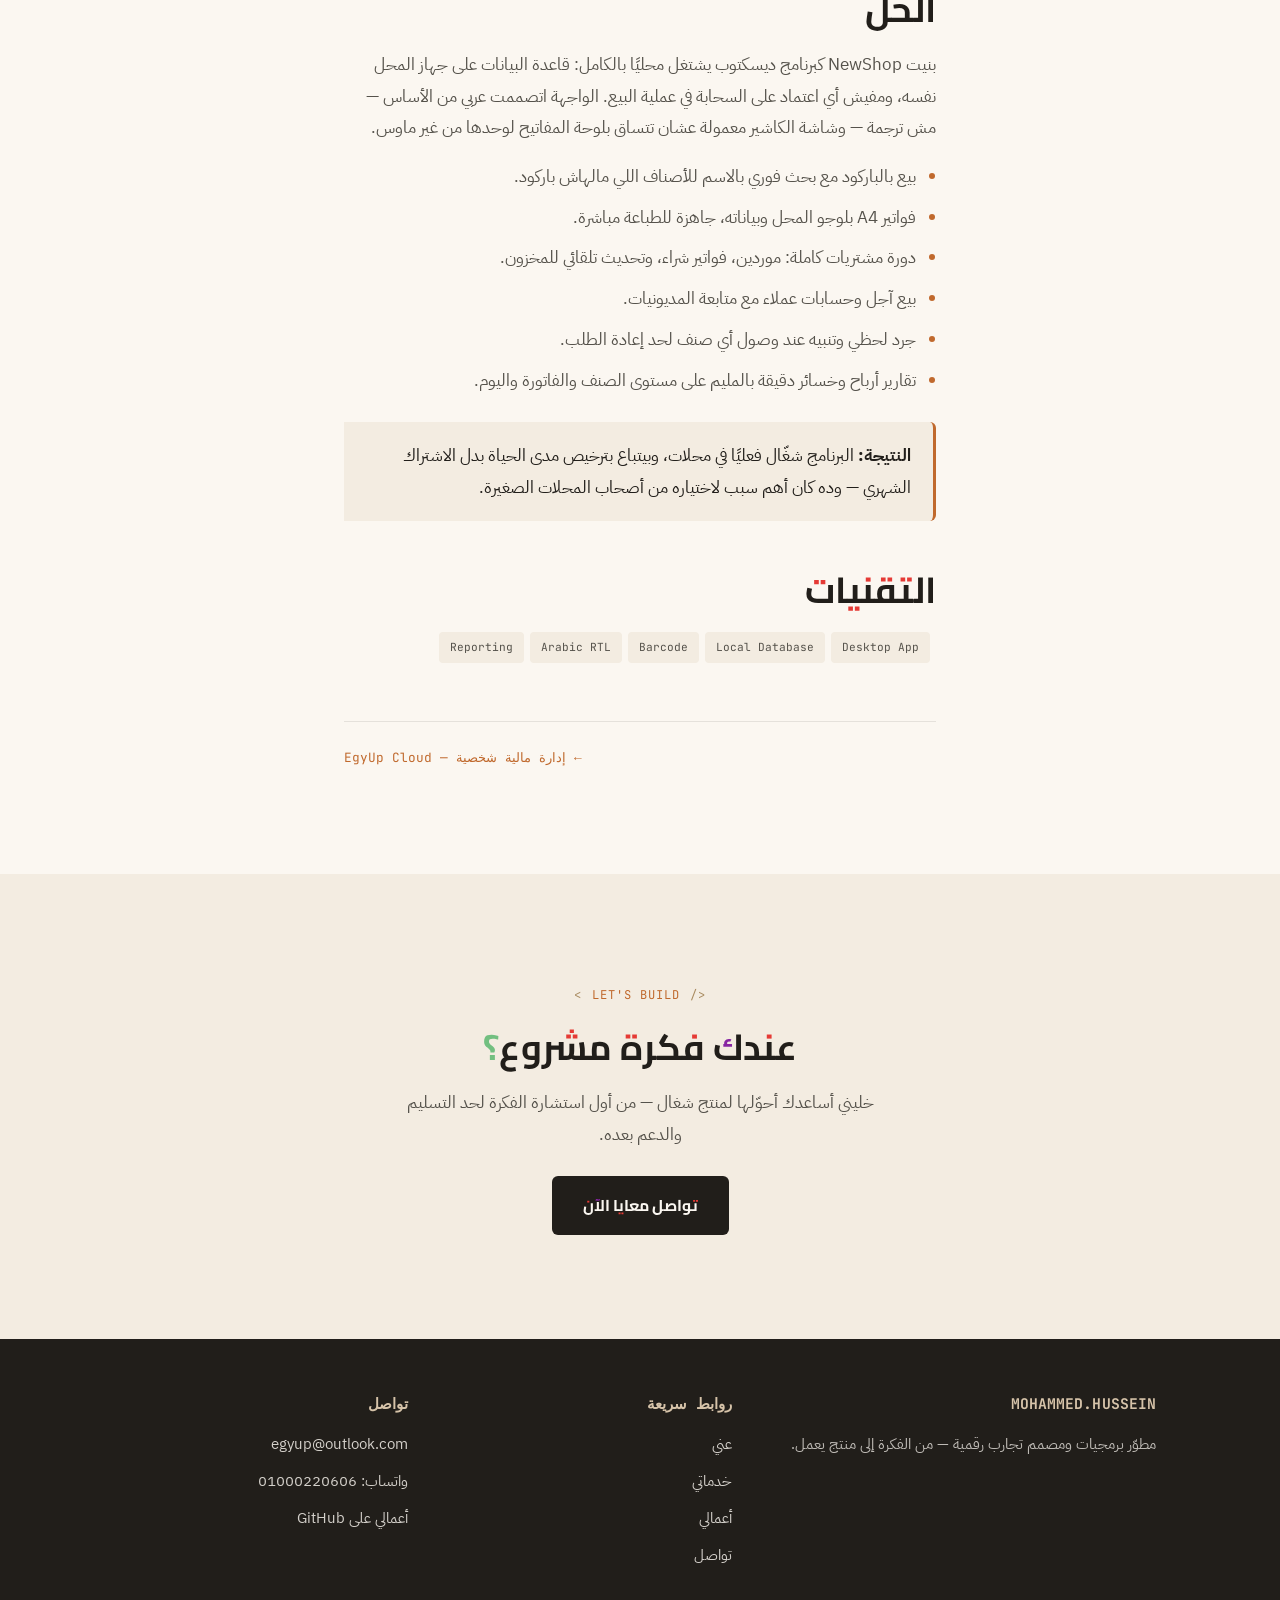
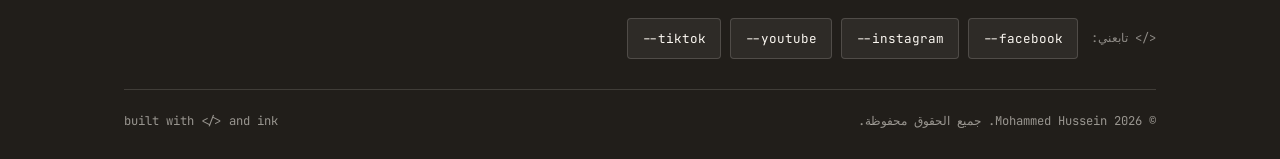
<file: work-newshop.html>
<!DOCTYPE html>
<html lang="ar" dir="rtl" data-theme="light">
<head>
<meta charset="UTF-8">
<meta name="viewport" content="width=device-width, initial-scale=1.0">
<title>NewShop — برنامج كاشير ومخزون للمحلات — محمد حسين</title>
<meta name="description" content="برنامج نقاط بيع يشتغل أوفلاين بالكامل على ويندوز، بترخيص مدى الحياة بدون اشتراك شهري.">
<meta name="author" content="محمد حسين">
<meta name="theme-color" content="#FBF7F1" media="(prefers-color-scheme: light)">
<meta name="theme-color" content="#141210" media="(prefers-color-scheme: dark)">
<link rel="canonical" href="https://iegy.github.io/work-newshop.html">

<!-- Open Graph / Twitter -->
<meta property="og:type" content="article">
<meta property="og:locale" content="ar_EG">
<meta property="og:site_name" content="محمد حسين — مطوّر ومصمم رقمي">
<meta property="og:title" content="NewShop — برنامج كاشير ومخزون للمحلات — محمد حسين">
<meta property="og:description" content="برنامج نقاط بيع يشتغل أوفلاين بالكامل على ويندوز، بترخيص مدى الحياة بدون اشتراك شهري.">
<meta property="og:url" content="https://iegy.github.io/work-newshop.html">
<meta property="og:image" content="https://iegy.github.io/cover-newshop.webp">
<meta property="og:image:width" content="1200">
<meta property="og:image:height" content="630">
<meta property="og:image:alt" content="NewShop — برنامج كاشير ومخزون للمحلات — محمد حسين">
<meta name="twitter:card" content="summary_large_image">
<meta name="twitter:title" content="NewShop — برنامج كاشير ومخزون للمحلات — محمد حسين">
<meta name="twitter:description" content="برنامج نقاط بيع يشتغل أوفلاين بالكامل على ويندوز، بترخيص مدى الحياة بدون اشتراك شهري.">
<meta name="twitter:image" content="https://iegy.github.io/cover-newshop.webp">

<link rel="icon" href="favicon.ico" sizes="any">
<link rel="icon" type="image/png" sizes="32x32" href="favicon-32x32.png">
<link rel="icon" type="image/png" sizes="192x192" href="favicon-192x192.png">
<link rel="apple-touch-icon" href="apple-touch-icon.png">
<link rel="manifest" href="site.webmanifest">

<link rel="preload" href="plexar-400.woff2" as="font" type="font/woff2" crossorigin>
<link rel="preload" href="cairoplay-700.woff2" as="font" type="font/woff2" crossorigin>
<link rel="stylesheet" href="style.css">
<script>
  // set theme before first paint — no flash of the wrong theme
  (function(){try{var t=localStorage.getItem('mh-theme');
  if(!t)t=matchMedia('(prefers-color-scheme: dark)').matches?'dark':'light';
  document.documentElement.dataset.theme=t;}catch(e){}})();
</script>
<script type="application/ld+json">{"@context": "https://schema.org","@type": "CreativeWork","name": "NewShop — برنامج كاشير ومخزون للمحلات","description": "نظام كاشير ومخزون متكامل يشتغل أوفلاين بالكامل على ويندوز — بيع بالباركود، فواتير A4 بلوجو المحل، مشتريات وموردين، عملاء وبيع آجل، جرد لحظي، وتقارير أرباح دقيقة بالمليم.","url": "https://newshop.work/","author": {"@type": "Person","name": "محمد حسين"},"image": "https://iegy.github.io/cover-newshop.webp","inLanguage": "ar"}</script>
</head>
<body data-page="portfolio">

<a class="skip-link" href="#main">تخطَّ إلى المحتوى</a>
<div class="progress" aria-hidden="true"></div>

<header class="site">
  <div class="wrap nav">
    <a href="index.html" class="brand" aria-label="محمد حسين — الصفحة الرئيسية">
      <img class="logo-light" src="logo-mark.png" alt="" width="40" height="40">
      <img class="logo-dark" src="logo-mark-dark.png" alt="" width="40" height="40">
      <span class="brand-name">MOHAMMED<span>.</span>HUSSEIN</span>
    </a>
    <nav class="links" id="main-nav" aria-label="التنقل الرئيسي">
      <a href="index.html" data-page="home">الرئيسية</a>
      <a href="about.html" data-page="about">عني</a>
      <a href="services.html" data-page="services">خدماتي</a>
      <a href="portfolio.html" data-page="portfolio">أعمالي</a>
      <a href="contact.html" data-page="contact">تواصل</a>
    </nav>
    <div class="nav-actions">
      <button class="theme-toggle" type="button" aria-label="تفعيل الوضع الليلي">
        <svg class="icon-moon" viewBox="0 0 24 24" fill="none" stroke="currentColor" stroke-width="1.8" stroke-linecap="round" stroke-linejoin="round" aria-hidden="true"><path d="M21 12.8A9 9 0 1 1 11.2 3a7 7 0 0 0 9.8 9.8z"/></svg>
        <svg class="icon-sun" viewBox="0 0 24 24" fill="none" stroke="currentColor" stroke-width="1.8" stroke-linecap="round" stroke-linejoin="round" aria-hidden="true"><circle cx="12" cy="12" r="4.2"/><path d="M12 2v2M12 20v2M4.9 4.9l1.4 1.4M17.7 17.7l1.4 1.4M2 12h2M20 12h2M4.9 19.1l1.4-1.4M17.7 6.3l1.4-1.4"/></svg>
      </button>
      <a href="contact.html" class="btn btn-primary">لنبدأ مشروعك</a>
      <button class="nav-toggle" type="button" aria-label="فتح القائمة" aria-expanded="false" aria-controls="main-nav"><span></span><span></span><span></span></button>
    </div>
  </div>
</header>

<main id="main">

<div class="case-hero">
  <div class="wrap">
    <a class="link-out" href="portfolio.html" style="margin-bottom:18px">→ كل الأعمال</a>
    <div class="eyebrow">CASE 01</div>
    <h1 style="font-size:clamp(1.75rem,3.7vw,2.5rem)">NewShop — برنامج كاشير ومخزون للمحلات</h1>
    <p class="lead" style="margin-top:16px;max-width:660px">نظام كاشير ومخزون متكامل يشتغل أوفلاين بالكامل على ويندوز — بيع بالباركود، فواتير A4 بلوجو المحل، مشتريات وموردين، عملاء وبيع آجل، جرد لحظي، وتقارير أرباح دقيقة بالمليم.</p>
    <div style="margin-top:22px;display:flex;gap:12px;flex-wrap:wrap">
      <a href="https://newshop.work/" class="btn btn-primary" target="_blank" rel="noopener">زيارة المشروع ↗</a>
      <a href="contact.html" class="btn btn-outline">عايز حاجة شبه دي</a>
    </div>
    <dl class="case-meta">
      <div><dt>SECTOR</dt><dd>تجزئة ومحلات</dd></div>
      <div><dt>ROLE</dt><dd>تصميم وتطوير كامل</dd></div>
      <div><dt>PLATFORM</dt><dd>ويندوز — أوفلاين</dd></div>
      <div><dt>MODEL</dt><dd>ترخيص مدى الحياة</dd></div>
    </dl>
    <div class="case-shot reveal">
      <img src="cover-newshop.webp" alt="لقطة من واجهة NewShop — كاشير ومخزون للمحلات" width="1600" height="1000" decoding="async">
    </div>
  </div>
</div>

<section>
  <div class="wrap prose reveal">
    <h2>التحدي</h2>
    <p>أصحاب المحلات الصغيرة في مصر عندهم مشكلتين مع أنظمة الكاشير الجاهزة: الاشتراك الشهري اللي بيتراكم عليهم سنة بعد سنة، والاعتماد على الإنترنت — أول ما الشبكة تفصل، البيع يقف. وأغلب البرامج المتاحة إما مترجمة ترجمة حرفية من الإنجليزي، أو معقّدة بشكل يخلي الموظف الجديد يحتاج أسبوع تدريب.</p>

    <h2>الحل</h2>
    <p>بنيت NewShop كبرنامج ديسكتوب يشتغل محليًا بالكامل: قاعدة البيانات على جهاز المحل نفسه، ومفيش أي اعتماد على السحابة في عملية البيع. الواجهة اتصممت عربي من الأساس — مش ترجمة — وشاشة الكاشير معمولة عشان تتساق بلوحة المفاتيح لوحدها من غير ماوس.</p>
    <ul>
      <li>بيع بالباركود مع بحث فوري بالاسم للأصناف اللي مالهاش باركود.</li>
      <li>فواتير A4 بلوجو المحل وبياناته، جاهزة للطباعة مباشرة.</li>
      <li>دورة مشتريات كاملة: موردين، فواتير شراء، وتحديث تلقائي للمخزون.</li>
      <li>بيع آجل وحسابات عملاء مع متابعة المديونيات.</li>
      <li>جرد لحظي وتنبيه عند وصول أي صنف لحد إعادة الطلب.</li>
      <li>تقارير أرباح وخسائر دقيقة بالمليم على مستوى الصنف والفاتورة واليوم.</li>
    </ul>

    <div class="callout"><p><strong>النتيجة:</strong> البرنامج شغّال فعليًا في محلات، وبيتباع بترخيص مدى الحياة بدل الاشتراك الشهري — وده كان أهم سبب لاختياره من أصحاب المحلات الصغيرة.</p></div>

    <h2>التقنيات</h2>
    <div><span class="tag">Desktop App</span><span class="tag">Local Database</span><span class="tag">Barcode</span><span class="tag">Arabic RTL</span><span class="tag">Reporting</span></div>

    <div style="display:flex;justify-content:space-between;gap:16px;margin-top:52px;padding-top:24px;border-top:1px solid var(--line)">
      <span></span>
      <a class="link-out" href="work-egyup.html">EgyUp Cloud — إدارة مالية شخصية ←</a>
    </div>
  </div>
</section>

<section class="section-alt">
  <div class="wrap reveal" style="text-align:center;max-width:620px">
    <div class="eyebrow">LET'S BUILD</div>
    <h2>عندك فكرة مشروع؟</h2>
    <p style="margin:14px auto 26px">خليني أساعدك أحوّلها لمنتج شغال — من أول استشارة الفكرة لحد التسليم والدعم بعده.</p>
    <a href="contact.html" class="btn btn-primary btn-lg">تواصل معايا الآن</a>
  </div>
</section>

</main>

<footer class="site">
  <div class="wrap">
    <div class="footer-grid">
      <div>
        <h3>MOHAMMED.HUSSEIN</h3>
        <p>مطوّر برمجيات ومصمم تجارب رقمية — من الفكرة إلى منتج يعمل.</p>
      </div>
      <div>
        <h3>روابط سريعة</h3>
        <a href="about.html">عني</a>
        <a href="services.html">خدماتي</a>
        <a href="portfolio.html">أعمالي</a>
        <a href="contact.html">تواصل</a>
      </div>
      <div>
        <h3>تواصل</h3>
        <a href="mailto:egyup@outlook.com">egyup@outlook.com</a>
        <a href="https://wa.me/201000220606" target="_blank" rel="noopener">واتساب: 01000220606</a>
        <a href="https://github.com/iegy" target="_blank" rel="noopener">أعمالي على GitHub</a>
      </div>
    </div>

    <div class="social-row">
      <span class="social-label">&lt;/&gt; تابعني:</span>
      <a class="social-chip" href="https://www.facebook.com/iegy.net" target="_blank" rel="noopener">--facebook</a>
      <a class="social-chip" href="https://www.instagram.com/iegyup" target="_blank" rel="noopener">--instagram</a>
      <a class="social-chip" href="https://youtube.com/@iegy" target="_blank" rel="noopener">--youtube</a>
      <a class="social-chip" href="https://tiktok.com/@moegyup" target="_blank" rel="noopener">--tiktok</a>
    </div>

    <div class="footer-bottom">
      <span>© <span data-year>2026</span> Mohammed Hussein. جميع الحقوق محفوظة.</span>
      <span>built with &lt;/&gt; and ink</span>
    </div>
  </div>
</footer>

<script src="script.js" defer></script>
</body>
</html>
</file>
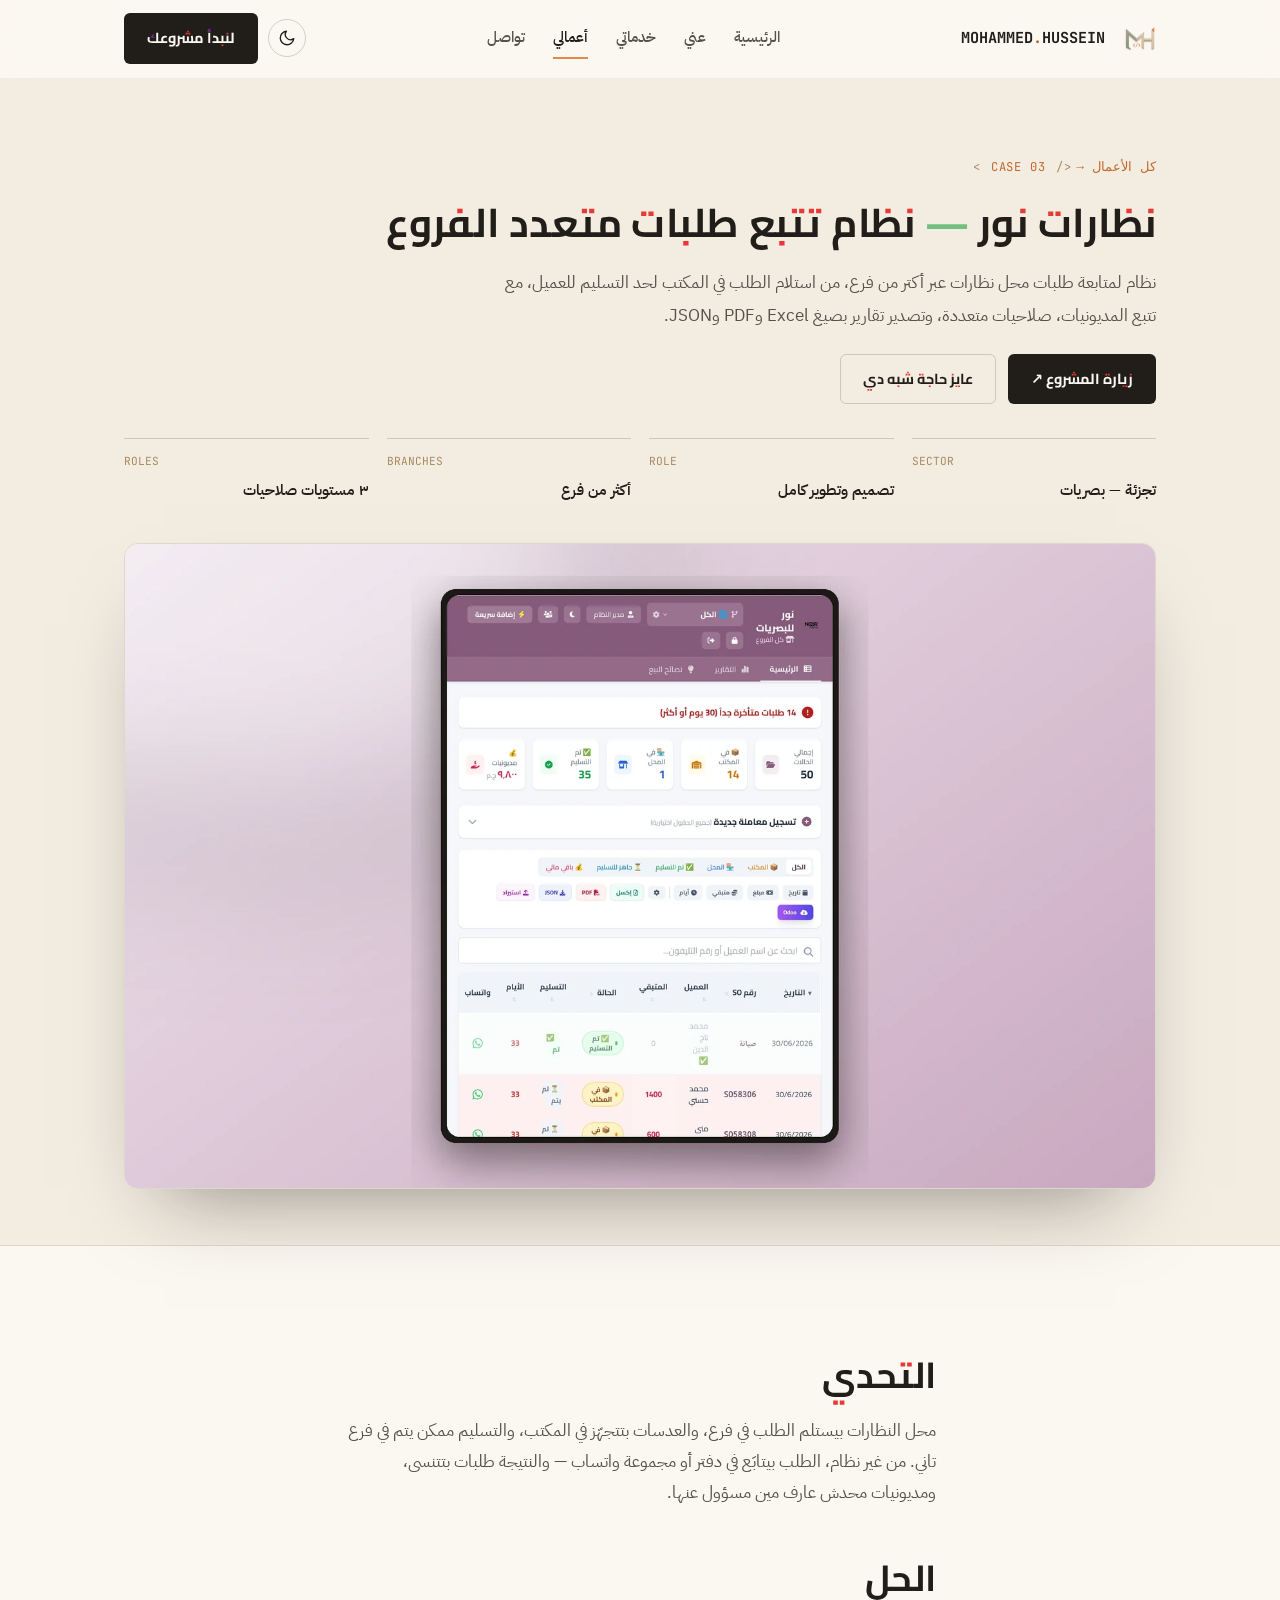
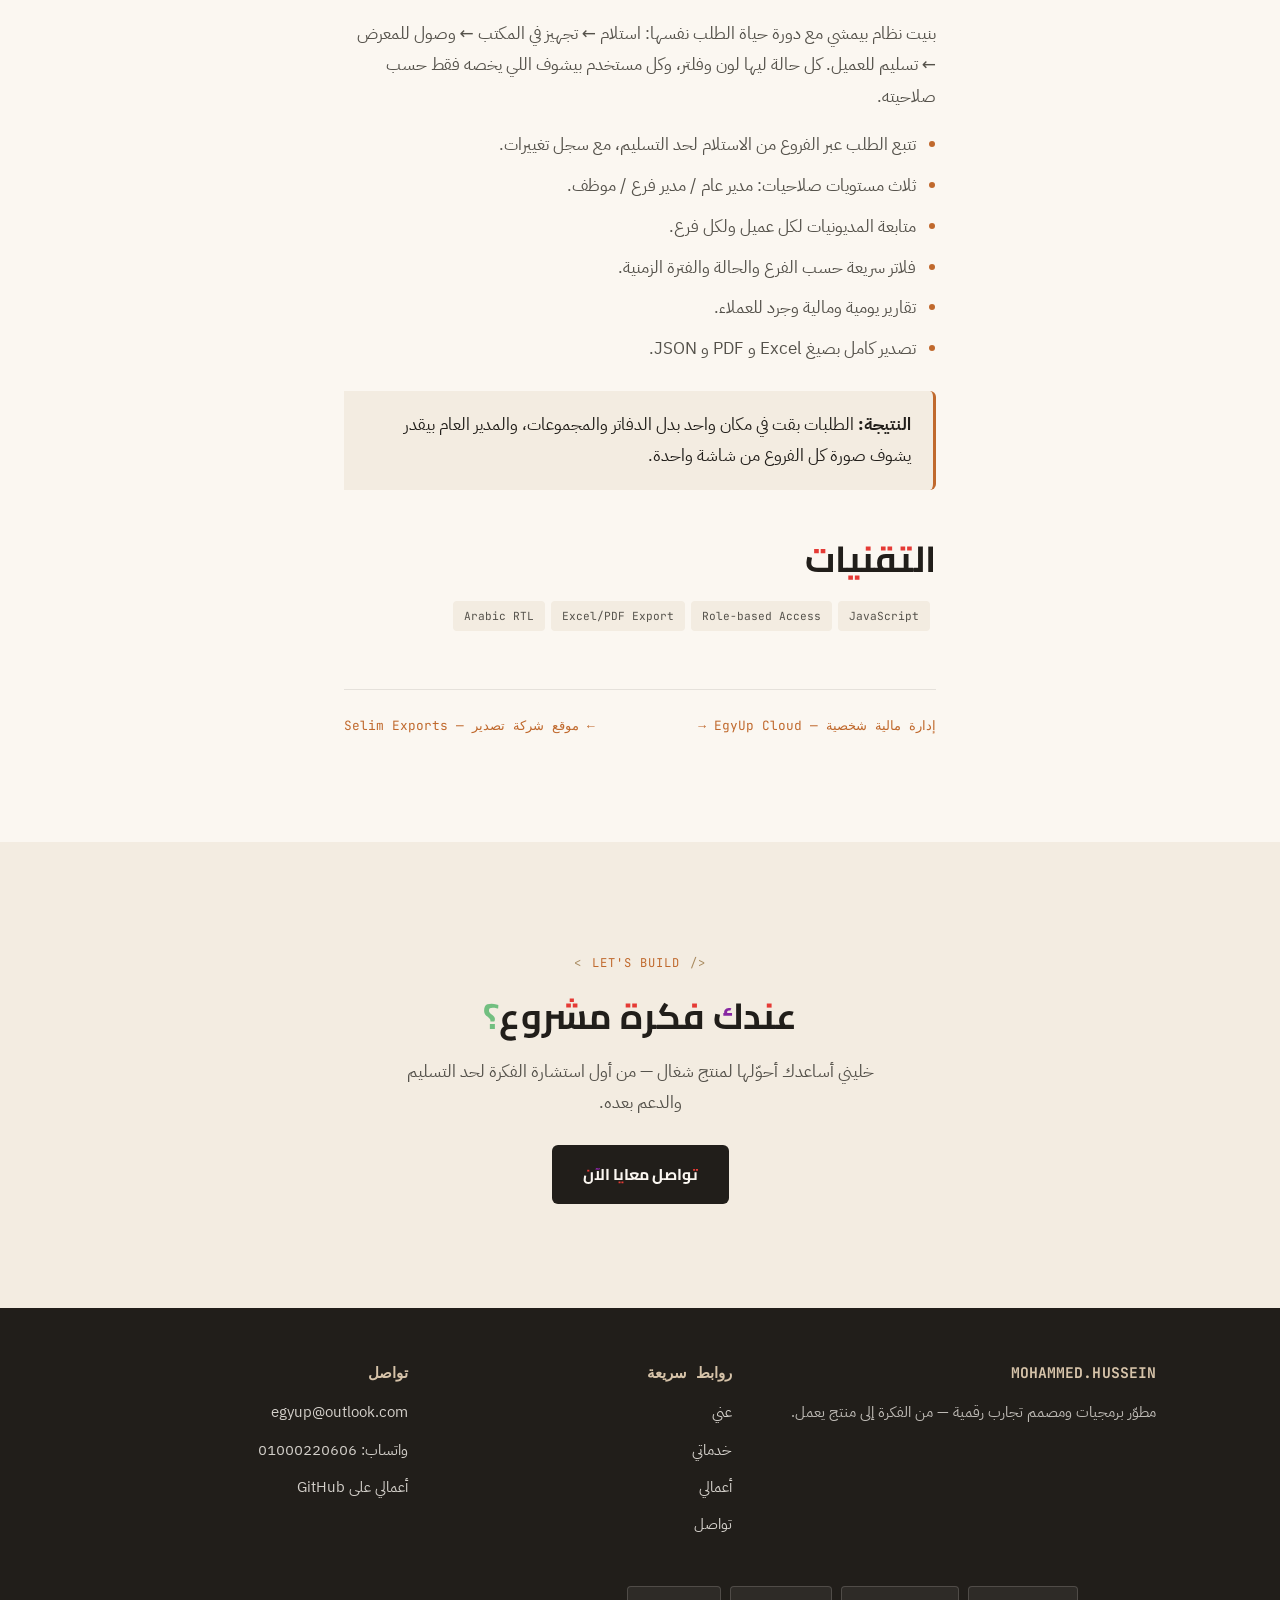
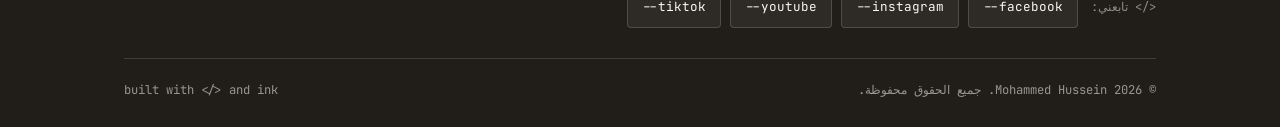
<file: work-noor.html>
<!DOCTYPE html>
<html lang="ar" dir="rtl" data-theme="light">
<head>
<meta charset="UTF-8">
<meta name="viewport" content="width=device-width, initial-scale=1.0">
<title>نظارات نور — نظام تتبع طلبات متعدد الفروع — محمد حسين</title>
<meta name="description" content="نظام متعدد الفروع لتتبع الطلبات والمديونيات وصلاحيات المستخدمين، مع تصدير تقارير.">
<meta name="author" content="محمد حسين">
<meta name="theme-color" content="#FBF7F1" media="(prefers-color-scheme: light)">
<meta name="theme-color" content="#141210" media="(prefers-color-scheme: dark)">
<link rel="canonical" href="https://iegy.github.io/work-noor.html">

<!-- Open Graph / Twitter -->
<meta property="og:type" content="article">
<meta property="og:locale" content="ar_EG">
<meta property="og:site_name" content="محمد حسين — مطوّر ومصمم رقمي">
<meta property="og:title" content="نظارات نور — نظام تتبع طلبات متعدد الفروع — محمد حسين">
<meta property="og:description" content="نظام متعدد الفروع لتتبع الطلبات والمديونيات وصلاحيات المستخدمين، مع تصدير تقارير.">
<meta property="og:url" content="https://iegy.github.io/work-noor.html">
<meta property="og:image" content="https://iegy.github.io/cover-noor.webp">
<meta property="og:image:width" content="1200">
<meta property="og:image:height" content="630">
<meta property="og:image:alt" content="نظارات نور — نظام تتبع طلبات متعدد الفروع — محمد حسين">
<meta name="twitter:card" content="summary_large_image">
<meta name="twitter:title" content="نظارات نور — نظام تتبع طلبات متعدد الفروع — محمد حسين">
<meta name="twitter:description" content="نظام متعدد الفروع لتتبع الطلبات والمديونيات وصلاحيات المستخدمين، مع تصدير تقارير.">
<meta name="twitter:image" content="https://iegy.github.io/cover-noor.webp">

<link rel="icon" href="favicon.ico" sizes="any">
<link rel="icon" type="image/png" sizes="32x32" href="favicon-32x32.png">
<link rel="icon" type="image/png" sizes="192x192" href="favicon-192x192.png">
<link rel="apple-touch-icon" href="apple-touch-icon.png">
<link rel="manifest" href="site.webmanifest">

<link rel="preload" href="plexar-400.woff2" as="font" type="font/woff2" crossorigin>
<link rel="preload" href="cairoplay-700.woff2" as="font" type="font/woff2" crossorigin>
<link rel="stylesheet" href="style.css">
<script>
  // set theme before first paint — no flash of the wrong theme
  (function(){try{var t=localStorage.getItem('mh-theme');
  if(!t)t=matchMedia('(prefers-color-scheme: dark)').matches?'dark':'light';
  document.documentElement.dataset.theme=t;}catch(e){}})();
</script>
<script type="application/ld+json">{"@context": "https://schema.org","@type": "CreativeWork","name": "نظارات نور — نظام تتبع طلبات متعدد الفروع","description": "نظام لمتابعة طلبات محل نظارات عبر أكتر من فرع، من استلام الطلب في المكتب لحد التسليم للعميل، مع تتبع المديونيات، صلاحيات متعددة، وتصدير تقارير بصيغ Excel وPDF وJSON.","url": "https://iegy.github.io/noor2/","author": {"@type": "Person","name": "محمد حسين"},"image": "https://iegy.github.io/cover-noor.webp","inLanguage": "ar"}</script>
</head>
<body data-page="portfolio">

<a class="skip-link" href="#main">تخطَّ إلى المحتوى</a>
<div class="progress" aria-hidden="true"></div>

<header class="site">
  <div class="wrap nav">
    <a href="index.html" class="brand" aria-label="محمد حسين — الصفحة الرئيسية">
      <img class="logo-light" src="logo-mark.png" alt="" width="40" height="40">
      <img class="logo-dark" src="logo-mark-dark.png" alt="" width="40" height="40">
      <span class="brand-name">MOHAMMED<span>.</span>HUSSEIN</span>
    </a>
    <nav class="links" id="main-nav" aria-label="التنقل الرئيسي">
      <a href="index.html" data-page="home">الرئيسية</a>
      <a href="about.html" data-page="about">عني</a>
      <a href="services.html" data-page="services">خدماتي</a>
      <a href="portfolio.html" data-page="portfolio">أعمالي</a>
      <a href="contact.html" data-page="contact">تواصل</a>
    </nav>
    <div class="nav-actions">
      <button class="theme-toggle" type="button" aria-label="تفعيل الوضع الليلي">
        <svg class="icon-moon" viewBox="0 0 24 24" fill="none" stroke="currentColor" stroke-width="1.8" stroke-linecap="round" stroke-linejoin="round" aria-hidden="true"><path d="M21 12.8A9 9 0 1 1 11.2 3a7 7 0 0 0 9.8 9.8z"/></svg>
        <svg class="icon-sun" viewBox="0 0 24 24" fill="none" stroke="currentColor" stroke-width="1.8" stroke-linecap="round" stroke-linejoin="round" aria-hidden="true"><circle cx="12" cy="12" r="4.2"/><path d="M12 2v2M12 20v2M4.9 4.9l1.4 1.4M17.7 17.7l1.4 1.4M2 12h2M20 12h2M4.9 19.1l1.4-1.4M17.7 6.3l1.4-1.4"/></svg>
      </button>
      <a href="contact.html" class="btn btn-primary">لنبدأ مشروعك</a>
      <button class="nav-toggle" type="button" aria-label="فتح القائمة" aria-expanded="false" aria-controls="main-nav"><span></span><span></span><span></span></button>
    </div>
  </div>
</header>

<main id="main">

<div class="case-hero">
  <div class="wrap">
    <a class="link-out" href="portfolio.html" style="margin-bottom:18px">→ كل الأعمال</a>
    <div class="eyebrow">CASE 03</div>
    <h1 style="font-size:clamp(1.75rem,3.7vw,2.5rem)">نظارات نور — نظام تتبع طلبات متعدد الفروع</h1>
    <p class="lead" style="margin-top:16px;max-width:660px">نظام لمتابعة طلبات محل نظارات عبر أكتر من فرع، من استلام الطلب في المكتب لحد التسليم للعميل، مع تتبع المديونيات، صلاحيات متعددة، وتصدير تقارير بصيغ Excel وPDF وJSON.</p>
    <div style="margin-top:22px;display:flex;gap:12px;flex-wrap:wrap">
      <a href="https://iegy.github.io/noor2/" class="btn btn-primary" target="_blank" rel="noopener">زيارة المشروع ↗</a>
      <a href="contact.html" class="btn btn-outline">عايز حاجة شبه دي</a>
    </div>
    <dl class="case-meta">
      <div><dt>SECTOR</dt><dd>تجزئة — بصريات</dd></div>
      <div><dt>ROLE</dt><dd>تصميم وتطوير كامل</dd></div>
      <div><dt>BRANCHES</dt><dd>أكثر من فرع</dd></div>
      <div><dt>ROLES</dt><dd>٣ مستويات صلاحيات</dd></div>
    </dl>
    <div class="case-shot reveal">
      <img src="cover-noor.webp" alt="لقطة من واجهة نظارات نور — تتبع طلبات" width="1600" height="1000" decoding="async">
    </div>
  </div>
</div>

<section>
  <div class="wrap prose reveal">
    <h2>التحدي</h2>
    <p>محل النظارات بيستلم الطلب في فرع، والعدسات بتتجهّز في المكتب، والتسليم ممكن يتم في فرع تاني. من غير نظام، الطلب بيتابَع في دفتر أو مجموعة واتساب — والنتيجة طلبات بتتنسى، ومديونيات محدش عارف مين مسؤول عنها.</p>

    <h2>الحل</h2>
    <p>بنيت نظام بيمشي مع دورة حياة الطلب نفسها: استلام ← تجهيز في المكتب ← وصول للمعرض ← تسليم للعميل. كل حالة ليها لون وفلتر، وكل مستخدم بيشوف اللي يخصه فقط حسب صلاحيته.</p>
    <ul>
      <li>تتبع الطلب عبر الفروع من الاستلام لحد التسليم، مع سجل تغييرات.</li>
      <li>ثلاث مستويات صلاحيات: مدير عام / مدير فرع / موظف.</li>
      <li>متابعة المديونيات لكل عميل ولكل فرع.</li>
      <li>فلاتر سريعة حسب الفرع والحالة والفترة الزمنية.</li>
      <li>تقارير يومية ومالية وجرد للعملاء.</li>
      <li>تصدير كامل بصيغ Excel و PDF و JSON.</li>
    </ul>

    <div class="callout"><p><strong>النتيجة:</strong> الطلبات بقت في مكان واحد بدل الدفاتر والمجموعات، والمدير العام بيقدر يشوف صورة كل الفروع من شاشة واحدة.</p></div>

    <h2>التقنيات</h2>
    <div><span class="tag">JavaScript</span><span class="tag">Role-based Access</span><span class="tag">Excel/PDF Export</span><span class="tag">Arabic RTL</span></div>

    <div style="display:flex;justify-content:space-between;gap:16px;margin-top:52px;padding-top:24px;border-top:1px solid var(--line)">
      <a class="link-out" href="work-egyup.html">→ EgyUp Cloud — إدارة مالية شخصية</a>
      <a class="link-out" href="work-selim.html">Selim Exports — موقع شركة تصدير ←</a>
    </div>
  </div>
</section>

<section class="section-alt">
  <div class="wrap reveal" style="text-align:center;max-width:620px">
    <div class="eyebrow">LET'S BUILD</div>
    <h2>عندك فكرة مشروع؟</h2>
    <p style="margin:14px auto 26px">خليني أساعدك أحوّلها لمنتج شغال — من أول استشارة الفكرة لحد التسليم والدعم بعده.</p>
    <a href="contact.html" class="btn btn-primary btn-lg">تواصل معايا الآن</a>
  </div>
</section>

</main>

<footer class="site">
  <div class="wrap">
    <div class="footer-grid">
      <div>
        <h3>MOHAMMED.HUSSEIN</h3>
        <p>مطوّر برمجيات ومصمم تجارب رقمية — من الفكرة إلى منتج يعمل.</p>
      </div>
      <div>
        <h3>روابط سريعة</h3>
        <a href="about.html">عني</a>
        <a href="services.html">خدماتي</a>
        <a href="portfolio.html">أعمالي</a>
        <a href="contact.html">تواصل</a>
      </div>
      <div>
        <h3>تواصل</h3>
        <a href="mailto:egyup@outlook.com">egyup@outlook.com</a>
        <a href="https://wa.me/201000220606" target="_blank" rel="noopener">واتساب: 01000220606</a>
        <a href="https://github.com/iegy" target="_blank" rel="noopener">أعمالي على GitHub</a>
      </div>
    </div>

    <div class="social-row">
      <span class="social-label">&lt;/&gt; تابعني:</span>
      <a class="social-chip" href="https://www.facebook.com/iegy.net" target="_blank" rel="noopener">--facebook</a>
      <a class="social-chip" href="https://www.instagram.com/iegyup" target="_blank" rel="noopener">--instagram</a>
      <a class="social-chip" href="https://youtube.com/@iegy" target="_blank" rel="noopener">--youtube</a>
      <a class="social-chip" href="https://tiktok.com/@moegyup" target="_blank" rel="noopener">--tiktok</a>
    </div>

    <div class="footer-bottom">
      <span>© <span data-year>2026</span> Mohammed Hussein. جميع الحقوق محفوظة.</span>
      <span>built with &lt;/&gt; and ink</span>
    </div>
  </div>
</footer>

<script src="script.js" defer></script>
</body>
</html>
</file>
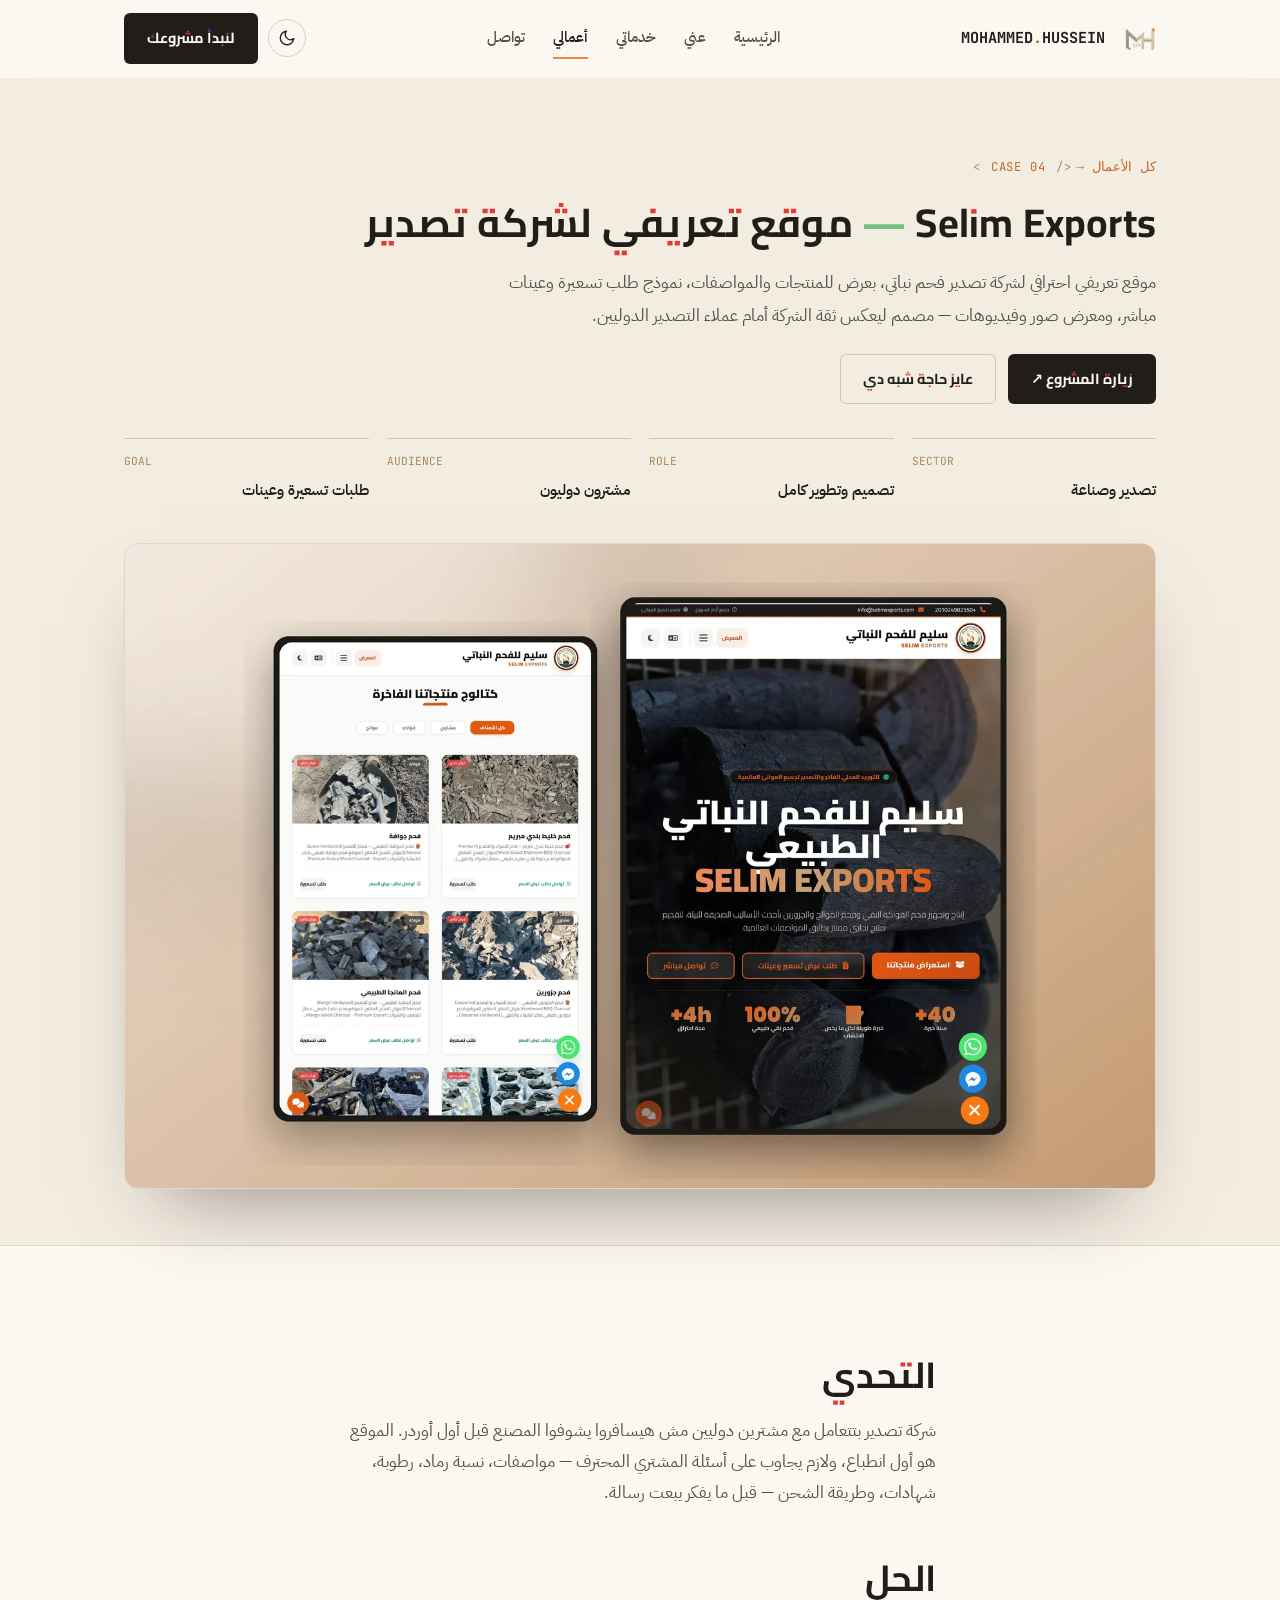
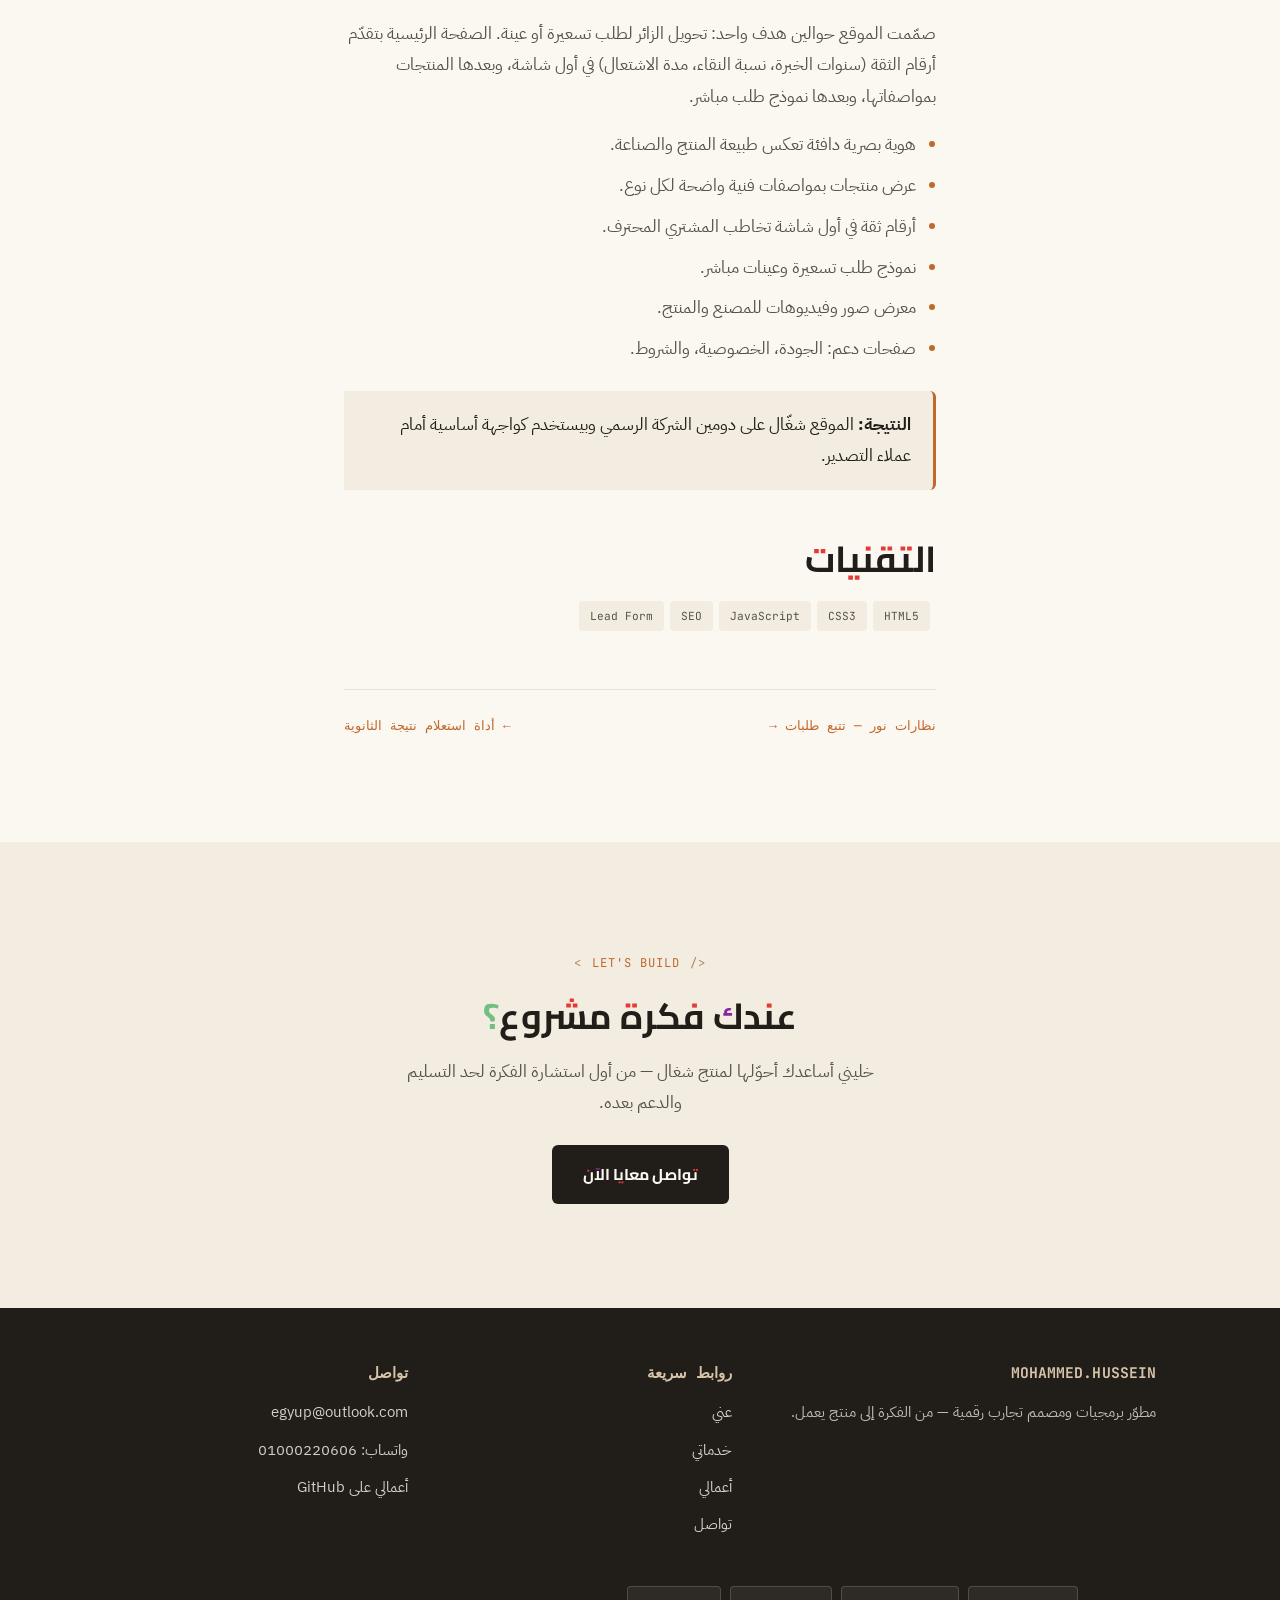
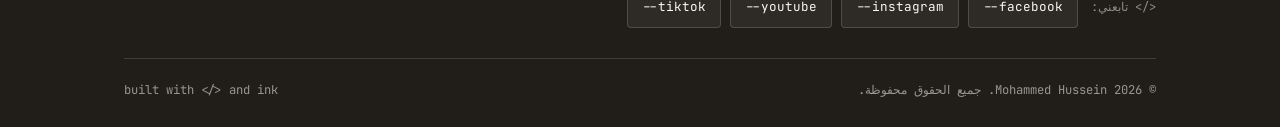
<file: work-selim.html>
<!DOCTYPE html>
<html lang="ar" dir="rtl" data-theme="light">
<head>
<meta charset="UTF-8">
<meta name="viewport" content="width=device-width, initial-scale=1.0">
<title>Selim Exports — موقع تعريفي لشركة تصدير — محمد حسين</title>
<meta name="description" content="موقع تعريفي احترافي لشركة تصدير فحم نباتي، بمعرض منتجات ونموذج طلب تسعيرة وعينات.">
<meta name="author" content="محمد حسين">
<meta name="theme-color" content="#FBF7F1" media="(prefers-color-scheme: light)">
<meta name="theme-color" content="#141210" media="(prefers-color-scheme: dark)">
<link rel="canonical" href="https://iegy.github.io/work-selim.html">

<!-- Open Graph / Twitter -->
<meta property="og:type" content="article">
<meta property="og:locale" content="ar_EG">
<meta property="og:site_name" content="محمد حسين — مطوّر ومصمم رقمي">
<meta property="og:title" content="Selim Exports — موقع تعريفي لشركة تصدير — محمد حسين">
<meta property="og:description" content="موقع تعريفي احترافي لشركة تصدير فحم نباتي، بمعرض منتجات ونموذج طلب تسعيرة وعينات.">
<meta property="og:url" content="https://iegy.github.io/work-selim.html">
<meta property="og:image" content="https://iegy.github.io/cover-selim.webp">
<meta property="og:image:width" content="1200">
<meta property="og:image:height" content="630">
<meta property="og:image:alt" content="Selim Exports — موقع تعريفي لشركة تصدير — محمد حسين">
<meta name="twitter:card" content="summary_large_image">
<meta name="twitter:title" content="Selim Exports — موقع تعريفي لشركة تصدير — محمد حسين">
<meta name="twitter:description" content="موقع تعريفي احترافي لشركة تصدير فحم نباتي، بمعرض منتجات ونموذج طلب تسعيرة وعينات.">
<meta name="twitter:image" content="https://iegy.github.io/cover-selim.webp">

<link rel="icon" href="favicon.ico" sizes="any">
<link rel="icon" type="image/png" sizes="32x32" href="favicon-32x32.png">
<link rel="icon" type="image/png" sizes="192x192" href="favicon-192x192.png">
<link rel="apple-touch-icon" href="apple-touch-icon.png">
<link rel="manifest" href="site.webmanifest">

<link rel="preload" href="plexar-400.woff2" as="font" type="font/woff2" crossorigin>
<link rel="preload" href="cairoplay-700.woff2" as="font" type="font/woff2" crossorigin>
<link rel="stylesheet" href="style.css">
<script>
  // set theme before first paint — no flash of the wrong theme
  (function(){try{var t=localStorage.getItem('mh-theme');
  if(!t)t=matchMedia('(prefers-color-scheme: dark)').matches?'dark':'light';
  document.documentElement.dataset.theme=t;}catch(e){}})();
</script>
<script type="application/ld+json">{"@context": "https://schema.org","@type": "CreativeWork","name": "Selim Exports — موقع تعريفي لشركة تصدير","description": "موقع تعريفي احترافي لشركة تصدير فحم نباتي، بعرض للمنتجات والمواصفات، نموذج طلب تسعيرة وعينات مباشر، ومعرض صور وفيديوهات — مصمم ليعكس ثقة الشركة أمام عملاء التصدير الدوليين.","url": "https://selim4charcoal.com/","author": {"@type": "Person","name": "محمد حسين"},"image": "https://iegy.github.io/cover-selim.webp","inLanguage": "ar"}</script>
</head>
<body data-page="portfolio">

<a class="skip-link" href="#main">تخطَّ إلى المحتوى</a>
<div class="progress" aria-hidden="true"></div>

<header class="site">
  <div class="wrap nav">
    <a href="index.html" class="brand" aria-label="محمد حسين — الصفحة الرئيسية">
      <img class="logo-light" src="logo-mark.png" alt="" width="40" height="40">
      <img class="logo-dark" src="logo-mark-dark.png" alt="" width="40" height="40">
      <span class="brand-name">MOHAMMED<span>.</span>HUSSEIN</span>
    </a>
    <nav class="links" id="main-nav" aria-label="التنقل الرئيسي">
      <a href="index.html" data-page="home">الرئيسية</a>
      <a href="about.html" data-page="about">عني</a>
      <a href="services.html" data-page="services">خدماتي</a>
      <a href="portfolio.html" data-page="portfolio">أعمالي</a>
      <a href="contact.html" data-page="contact">تواصل</a>
    </nav>
    <div class="nav-actions">
      <button class="theme-toggle" type="button" aria-label="تفعيل الوضع الليلي">
        <svg class="icon-moon" viewBox="0 0 24 24" fill="none" stroke="currentColor" stroke-width="1.8" stroke-linecap="round" stroke-linejoin="round" aria-hidden="true"><path d="M21 12.8A9 9 0 1 1 11.2 3a7 7 0 0 0 9.8 9.8z"/></svg>
        <svg class="icon-sun" viewBox="0 0 24 24" fill="none" stroke="currentColor" stroke-width="1.8" stroke-linecap="round" stroke-linejoin="round" aria-hidden="true"><circle cx="12" cy="12" r="4.2"/><path d="M12 2v2M12 20v2M4.9 4.9l1.4 1.4M17.7 17.7l1.4 1.4M2 12h2M20 12h2M4.9 19.1l1.4-1.4M17.7 6.3l1.4-1.4"/></svg>
      </button>
      <a href="contact.html" class="btn btn-primary">لنبدأ مشروعك</a>
      <button class="nav-toggle" type="button" aria-label="فتح القائمة" aria-expanded="false" aria-controls="main-nav"><span></span><span></span><span></span></button>
    </div>
  </div>
</header>

<main id="main">

<div class="case-hero">
  <div class="wrap">
    <a class="link-out" href="portfolio.html" style="margin-bottom:18px">→ كل الأعمال</a>
    <div class="eyebrow">CASE 04</div>
    <h1 style="font-size:clamp(1.75rem,3.7vw,2.5rem)">Selim Exports — موقع تعريفي لشركة تصدير</h1>
    <p class="lead" style="margin-top:16px;max-width:660px">موقع تعريفي احترافي لشركة تصدير فحم نباتي، بعرض للمنتجات والمواصفات، نموذج طلب تسعيرة وعينات مباشر، ومعرض صور وفيديوهات — مصمم ليعكس ثقة الشركة أمام عملاء التصدير الدوليين.</p>
    <div style="margin-top:22px;display:flex;gap:12px;flex-wrap:wrap">
      <a href="https://selim4charcoal.com/" class="btn btn-primary" target="_blank" rel="noopener">زيارة المشروع ↗</a>
      <a href="contact.html" class="btn btn-outline">عايز حاجة شبه دي</a>
    </div>
    <dl class="case-meta">
      <div><dt>SECTOR</dt><dd>تصدير وصناعة</dd></div>
      <div><dt>ROLE</dt><dd>تصميم وتطوير كامل</dd></div>
      <div><dt>AUDIENCE</dt><dd>مشترون دوليون</dd></div>
      <div><dt>GOAL</dt><dd>طلبات تسعيرة وعينات</dd></div>
    </dl>
    <div class="case-shot reveal">
      <img src="cover-selim.webp" alt="لقطة من واجهة Selim Exports — موقع شركة تصدير" width="1600" height="1000" decoding="async">
    </div>
  </div>
</div>

<section>
  <div class="wrap prose reveal">
    <h2>التحدي</h2>
    <p>شركة تصدير بتتعامل مع مشترين دوليين مش هيسافروا يشوفوا المصنع قبل أول أوردر. الموقع هو أول انطباع، ولازم يجاوب على أسئلة المشتري المحترف — مواصفات، نسبة رماد، رطوبة، شهادات، وطريقة الشحن — قبل ما يفكر يبعت رسالة.</p>

    <h2>الحل</h2>
    <p>صمّمت الموقع حوالين هدف واحد: تحويل الزائر لطلب تسعيرة أو عينة. الصفحة الرئيسية بتقدّم أرقام الثقة (سنوات الخبرة، نسبة النقاء، مدة الاشتعال) في أول شاشة، وبعدها المنتجات بمواصفاتها، وبعدها نموذج طلب مباشر.</p>
    <ul>
      <li>هوية بصرية دافئة تعكس طبيعة المنتج والصناعة.</li>
      <li>عرض منتجات بمواصفات فنية واضحة لكل نوع.</li>
      <li>أرقام ثقة في أول شاشة تخاطب المشتري المحترف.</li>
      <li>نموذج طلب تسعيرة وعينات مباشر.</li>
      <li>معرض صور وفيديوهات للمصنع والمنتج.</li>
      <li>صفحات دعم: الجودة، الخصوصية، والشروط.</li>
    </ul>

    <div class="callout"><p><strong>النتيجة:</strong> الموقع شغّال على دومين الشركة الرسمي وبيستخدم كواجهة أساسية أمام عملاء التصدير.</p></div>

    <h2>التقنيات</h2>
    <div><span class="tag">HTML5</span><span class="tag">CSS3</span><span class="tag">JavaScript</span><span class="tag">SEO</span><span class="tag">Lead Form</span></div>

    <div style="display:flex;justify-content:space-between;gap:16px;margin-top:52px;padding-top:24px;border-top:1px solid var(--line)">
      <a class="link-out" href="work-noor.html">→ نظارات نور — تتبع طلبات</a>
      <a class="link-out" href="work-natiga.html">أداة استعلام نتيجة الثانوية ←</a>
    </div>
  </div>
</section>

<section class="section-alt">
  <div class="wrap reveal" style="text-align:center;max-width:620px">
    <div class="eyebrow">LET'S BUILD</div>
    <h2>عندك فكرة مشروع؟</h2>
    <p style="margin:14px auto 26px">خليني أساعدك أحوّلها لمنتج شغال — من أول استشارة الفكرة لحد التسليم والدعم بعده.</p>
    <a href="contact.html" class="btn btn-primary btn-lg">تواصل معايا الآن</a>
  </div>
</section>

</main>

<footer class="site">
  <div class="wrap">
    <div class="footer-grid">
      <div>
        <h3>MOHAMMED.HUSSEIN</h3>
        <p>مطوّر برمجيات ومصمم تجارب رقمية — من الفكرة إلى منتج يعمل.</p>
      </div>
      <div>
        <h3>روابط سريعة</h3>
        <a href="about.html">عني</a>
        <a href="services.html">خدماتي</a>
        <a href="portfolio.html">أعمالي</a>
        <a href="contact.html">تواصل</a>
      </div>
      <div>
        <h3>تواصل</h3>
        <a href="mailto:egyup@outlook.com">egyup@outlook.com</a>
        <a href="https://wa.me/201000220606" target="_blank" rel="noopener">واتساب: 01000220606</a>
        <a href="https://github.com/iegy" target="_blank" rel="noopener">أعمالي على GitHub</a>
      </div>
    </div>

    <div class="social-row">
      <span class="social-label">&lt;/&gt; تابعني:</span>
      <a class="social-chip" href="https://www.facebook.com/iegy.net" target="_blank" rel="noopener">--facebook</a>
      <a class="social-chip" href="https://www.instagram.com/iegyup" target="_blank" rel="noopener">--instagram</a>
      <a class="social-chip" href="https://youtube.com/@iegy" target="_blank" rel="noopener">--youtube</a>
      <a class="social-chip" href="https://tiktok.com/@moegyup" target="_blank" rel="noopener">--tiktok</a>
    </div>

    <div class="footer-bottom">
      <span>© <span data-year>2026</span> Mohammed Hussein. جميع الحقوق محفوظة.</span>
      <span>built with &lt;/&gt; and ink</span>
    </div>
  </div>
</footer>

<script src="script.js" defer></script>
</body>
</html>
</file>
<file: style.css>
/* ============================================================
   MOHAMMED HUSSEIN — Developer / Designer / Problem Solver
   Papercraft + code aesthetic. Light & dark. Self-hosted fonts.
   ============================================================ */

/* ---------- fonts (self-hosted, ~110KB total on first paint) ---------- */
@font-face{font-family:'IBM Plex Sans Arabic';src:url('plexar-400.woff2') format('woff2');font-weight:400;font-display:swap;unicode-range:U+0600-06FF,U+0750-077F,U+08A0-08FF,U+FB50-FDFF,U+FE70-FEFF}
@font-face{font-family:'IBM Plex Sans Arabic';src:url('plexar-500.woff2') format('woff2');font-weight:500;font-display:swap;unicode-range:U+0600-06FF,U+0750-077F,U+08A0-08FF,U+FB50-FDFF,U+FE70-FEFF}
@font-face{font-family:'IBM Plex Sans Arabic';src:url('plexar-600.woff2') format('woff2');font-weight:600;font-display:swap;unicode-range:U+0600-06FF,U+0750-077F,U+08A0-08FF,U+FB50-FDFF,U+FE70-FEFF}
@font-face{font-family:'IBM Plex Sans Arabic';src:url('plexar-700.woff2') format('woff2');font-weight:700;font-display:swap;unicode-range:U+0600-06FF,U+0750-077F,U+08A0-08FF,U+FB50-FDFF,U+FE70-FEFF}
@font-face{font-family:'IBM Plex Sans Arabic';src:url('plexlat-400.woff2') format('woff2');font-weight:400;font-display:swap}
@font-face{font-family:'IBM Plex Sans Arabic';src:url('plexlat-500.woff2') format('woff2');font-weight:500;font-display:swap}
@font-face{font-family:'IBM Plex Sans Arabic';src:url('plexlat-600.woff2') format('woff2');font-weight:600;font-display:swap}
@font-face{font-family:'IBM Plex Sans Arabic';src:url('plexlat-700.woff2') format('woff2');font-weight:700;font-display:swap}
@font-face{font-family:'Cairo Play';src:url('cairoplay-700.woff2') format('woff2');font-weight:700;font-display:swap}
@font-face{font-family:'JetBrains Mono';src:url('jb-400.woff2') format('woff2');font-weight:400;font-display:swap}
@font-face{font-family:'JetBrains Mono';src:url('jb-500.woff2') format('woff2');font-weight:500;font-display:swap}
@font-face{font-family:'JetBrains Mono';src:url('jb-700.woff2') format('woff2');font-weight:700;font-display:swap}

/* ---------- tokens ---------- */
:root{
  --cream:#FBF7F1; --cream-deep:#F3ECE1; --paper:#FFFFFF;
  --ink:#211E1A; --ink-soft:#55524B;
  --sage:#9DA287; --sage-dark:#767C63;
  --sand:#D6C3A9; --sand-dark:#A88A5F;
  --ember:#E4894B; --ember-dark:#C0692D;

  --bg:var(--cream); --bg-alt:var(--cream-deep); --surface:var(--paper);
  --text:var(--ink); --text-soft:var(--ink-soft);
  --line:rgba(33,30,26,.10); --line-strong:rgba(33,30,26,.18);
  --accent:var(--ember-dark); --accent-bright:var(--ember);
  --muted:var(--sand-dark);
  --shadow-sm:0 6px 18px -12px rgba(33,30,26,.35);
  --shadow-md:0 20px 46px -26px rgba(33,30,26,.40);
  --shadow-lg:0 40px 80px -40px rgba(33,30,26,.50);
  --chip:var(--cream-deep);

  --font-ar:'IBM Plex Sans Arabic',system-ui,sans-serif;
  --font-disp:'Cairo Play',var(--font-ar);
  --font-mono:'JetBrains Mono',ui-monospace,monospace;

  --radius:6px; --radius-lg:14px; --cut:22px;
  --gutter:clamp(20px,5vw,64px); --maxw:1160px;
  --ease:cubic-bezier(.22,.61,.36,1);
}

html[data-theme="dark"]{
  --bg:#141210; --bg-alt:#1B1815; --surface:#211E1A;
  --text:#F4EFE7; --text-soft:#B5ADA1;
  --line:rgba(244,239,231,.12); --line-strong:rgba(244,239,231,.22);
  --accent:#F0A46B; --accent-bright:#F0A46B;
  --muted:#9A8C77; --sand:#C4AC8B;
  --shadow-sm:0 6px 18px -12px rgba(0,0,0,.7);
  --shadow-md:0 20px 46px -26px rgba(0,0,0,.8);
  --shadow-lg:0 40px 80px -40px rgba(0,0,0,.9);
  --chip:rgba(244,239,231,.07);
  color-scheme:dark;
}

*{box-sizing:border-box}
html{scroll-behavior:smooth;scroll-padding-top:90px}

body{
  margin:0; background:var(--bg); color:var(--text);
  font-family:var(--font-ar); font-size:17px; line-height:1.85;
  -webkit-font-smoothing:antialiased;
  transition:background .3s var(--ease), color .3s var(--ease);
  overflow-x:hidden;
}
img{max-width:100%;height:auto;display:block}
a{color:inherit;text-decoration:none}
:focus-visible{outline:2px solid var(--accent);outline-offset:3px;border-radius:3px}

.wrap{max-width:var(--maxw);margin:0 auto;padding-inline:var(--gutter)}

.skip-link{
  position:absolute;inset-inline-start:-9999px;top:8px;z-index:200;
  background:var(--ink);color:var(--cream);padding:10px 18px;border-radius:var(--radius);
}
.skip-link:focus{inset-inline-start:16px}

/* ---------- type ---------- */
h1,h2,h3,h4{margin:0;font-weight:700;font-family:var(--font-disp);letter-spacing:.005em}
h1{font-size:clamp(2.05rem,4.6vw,3.35rem);line-height:1.34}
h2{font-size:clamp(1.55rem,3vw,2.25rem);line-height:1.42}
h3{font-size:1.14rem;line-height:1.55}
p{margin:0 0 1em;color:var(--text-soft)}
.lead{font-size:1.08rem;color:var(--text-soft);line-height:1.9}

.mono{font-family:var(--font-mono);letter-spacing:.02em;direction:ltr;unicode-bidi:isolate}

.eyebrow{
  display:inline-flex;align-items:center;gap:10px;
  font-family:var(--font-mono);font-size:.76rem;letter-spacing:.08em;
  color:var(--accent);text-transform:uppercase;margin-bottom:16px;direction:ltr;
}
.eyebrow::before{content:"<";color:var(--muted)}
.eyebrow::after{content:"/>";color:var(--muted)}

/* ---------- header ---------- */
header.site{
  position:sticky;top:0;z-index:60;
  background:color-mix(in srgb,var(--bg) 88%,transparent);
  backdrop-filter:blur(12px) saturate(1.2);
  border-bottom:1px solid transparent;
  transition:border-color .3s var(--ease), box-shadow .3s var(--ease);
}
header.site.stuck{border-bottom-color:var(--line);box-shadow:var(--shadow-sm)}
.nav{display:flex;align-items:center;justify-content:space-between;gap:16px;padding-block:13px}
.brand{display:flex;align-items:center;gap:11px;flex:none}
.brand img{width:40px;height:40px;object-fit:contain}
html[data-theme="dark"] .logo-light{display:none}
html:not([data-theme="dark"]) .logo-dark{display:none}
.brand-name{font-family:var(--font-mono);font-weight:600;font-size:.95rem;white-space:nowrap}
.brand-name span{color:var(--accent)}

nav.links{display:flex;gap:28px;font-size:.94rem;font-weight:500}
nav.links a{position:relative;padding-block:5px;color:var(--text-soft);transition:color .2s var(--ease)}
nav.links a:hover,nav.links a.active{color:var(--text)}
nav.links a::after{
  content:"";position:absolute;inset-inline:0;bottom:-2px;height:2px;background:var(--accent-bright);
  transform:scaleX(0);transform-origin:100% 50%;transition:transform .3s var(--ease);
}
nav.links a:hover::after,nav.links a.active::after{transform:scaleX(1)}

.nav-actions{display:flex;align-items:center;gap:10px;flex:none}

.theme-toggle{
  width:38px;height:38px;border-radius:50%;border:1px solid var(--line-strong);
  background:transparent;color:var(--text);cursor:pointer;flex:none;
  display:grid;place-items:center;transition:background .2s var(--ease),transform .2s var(--ease),border-color .2s;
}
.theme-toggle:hover{background:var(--chip);transform:rotate(-18deg)}
.theme-toggle svg{width:18px;height:18px}
html[data-theme="dark"] .icon-moon{display:none}
html:not([data-theme="dark"]) .icon-sun{display:none}

.btn{
  display:inline-flex;align-items:center;justify-content:center;gap:9px;
  padding:11px 22px;font-family:var(--font-disp);font-size:.9rem;font-weight:700;
  border-radius:var(--radius);border:1px solid transparent;cursor:pointer;white-space:nowrap;
  transition:transform .2s var(--ease),box-shadow .2s var(--ease),background .2s var(--ease),color .2s var(--ease);
}
.btn-primary{background:var(--text);color:var(--bg)}
.btn-primary:hover{background:var(--ember-dark);color:#fff;transform:translateY(-2px);box-shadow:0 12px 24px -12px var(--ember-dark)}
.btn-outline{border-color:var(--line-strong);color:var(--text)}
.btn-outline:hover{background:var(--text);color:var(--bg);transform:translateY(-2px)}
.btn-ghost{color:var(--accent);padding-inline:0}
.btn-ghost:hover{gap:14px}
.btn-lg{padding:14px 30px;font-size:.98rem}

.nav-toggle{display:none;flex-direction:column;gap:5px;background:none;border:none;cursor:pointer;padding:8px;flex:none}
.nav-toggle span{width:21px;height:2px;background:var(--text);border-radius:2px;transition:transform .3s var(--ease),opacity .2s}
.nav-toggle[aria-expanded="true"] span:nth-child(1){transform:translateY(7px) rotate(45deg)}
.nav-toggle[aria-expanded="true"] span:nth-child(2){opacity:0}
.nav-toggle[aria-expanded="true"] span:nth-child(3){transform:translateY(-7px) rotate(-45deg)}

/* ---------- signature card ---------- */
.card{
  background:var(--surface);border:1px solid var(--line);
  clip-path:polygon(0 0,calc(100% - var(--cut)) 0,100% var(--cut),100% 100%,0 100%);
  padding:28px 26px;position:relative;
  transition:transform .3s var(--ease),box-shadow .3s var(--ease),border-color .3s;
}
.card:hover{transform:translateY(-5px);box-shadow:var(--shadow-md);border-color:var(--line-strong)}
.card h3{margin-bottom:8px}
.card p{font-size:.95rem;margin-bottom:0}

.card-icon{
  width:42px;height:42px;border-radius:10px;display:grid;place-items:center;
  background:var(--chip);color:var(--accent);margin-bottom:16px;
  transition:background .3s var(--ease),color .3s var(--ease),transform .3s var(--ease);
}
.card-icon svg{width:21px;height:21px}
.card:hover .card-icon{background:var(--accent-bright);color:#231d16;transform:translateY(-2px) rotate(-6deg)}

.num{font-family:var(--font-mono);font-size:.76rem;color:var(--accent);margin-bottom:12px;direction:ltr}

.tag{
  display:inline-block;font-family:var(--font-mono);font-size:.7rem;
  padding:4px 10px;border-radius:4px;background:var(--chip);color:var(--text-soft);
  margin-inline-end:6px;margin-bottom:6px;direction:ltr;border:1px solid transparent;
}

/* ---------- sections ---------- */
section{padding-block:clamp(54px,8.5vw,104px)}
.section-alt{background:var(--bg-alt);transition:background .3s var(--ease)}
.section-head{max-width:660px;margin-bottom:46px}
.section-head p{margin-bottom:0}
.tight{padding-top:0}

.divider{
  display:flex;align-items:center;gap:14px;font-family:var(--font-disp);
  color:var(--muted);font-size:.84rem;margin:44px 0;
}
.divider::before,.divider::after{
  content:"";flex:1;height:1px;
  background:repeating-linear-gradient(to right,var(--muted) 0 6px,transparent 6px 11px);
  opacity:.6;
}

/* ---------- grids ---------- */
.hero-split{display:grid;grid-template-columns:1.08fr .92fr;gap:52px;align-items:center}
.about-split{display:grid;grid-template-columns:.82fr 1.18fr;gap:52px;align-items:center}
.contact-split{display:grid;grid-template-columns:1fr 1.15fr;gap:52px}
.grid-2{display:grid;grid-template-columns:repeat(2,1fr);gap:22px}
.grid-3{display:grid;grid-template-columns:repeat(3,1fr);gap:22px}
.grid-4{display:grid;grid-template-columns:repeat(4,1fr);gap:20px}

/* ---------- hero terminal ---------- */
.terminal{
  background:#211E1A;border-radius:var(--radius-lg);padding:22px 22px 26px;
  box-shadow:var(--shadow-lg);border:1px solid rgba(255,255,255,.07);
  position:relative;overflow:hidden;
}
.terminal::before{
  content:"";position:absolute;inset:0;pointer-events:none;
  background:radial-gradient(circle at 78% 8%,rgba(228,137,75,.16),transparent 58%);
}
.term-dots{display:flex;gap:7px;margin-bottom:18px}
.term-dots span{width:11px;height:11px;border-radius:50%;display:inline-block}
.term-body{
  font-family:var(--font-mono);color:#F4EFE7;font-size:.92rem;line-height:1.95;
  min-height:126px;white-space:pre-wrap;direction:ltr;text-align:left;
}
.type-cursor{
  display:inline-block;width:.55em;color:var(--ember);
  animation:blink 1.05s steps(1) infinite;font-weight:700;
}
@keyframes blink{0%,49%{opacity:1}50%,100%{opacity:0}}

/* ---------- stats ---------- */
.stats{display:grid;grid-template-columns:repeat(4,1fr);gap:20px}
.stat{padding:22px 4px;border-top:2px solid var(--line)}
.stat b{
  display:block;font-family:var(--font-mono);font-weight:700;
  font-size:clamp(1.9rem,3.6vw,2.7rem);line-height:1.15;color:var(--text);direction:ltr;
}
.stat span{font-size:.9rem;color:var(--text-soft)}

/* ---------- project cards ---------- */
.filters{display:flex;flex-wrap:wrap;gap:9px;margin-bottom:34px}
.filter{
  font-family:var(--font-mono);font-size:.78rem;padding:8px 16px;border-radius:99px;
  border:1px solid var(--line-strong);background:transparent;color:var(--text-soft);
  cursor:pointer;transition:all .2s var(--ease);direction:ltr;
}
.filter:hover{border-color:var(--accent);color:var(--text)}
.filter[aria-pressed="true"]{background:var(--text);color:var(--bg);border-color:var(--text)}

.work-grid{display:grid;grid-template-columns:repeat(2,1fr);gap:26px}
.work{
  display:flex;flex-direction:column;background:var(--surface);
  border:1px solid var(--line);border-radius:var(--radius-lg);overflow:hidden;
  transition:transform .35s var(--ease),box-shadow .35s var(--ease),border-color .3s,opacity .3s,scale .3s;
}
.work:hover{transform:translateY(-6px);box-shadow:var(--shadow-md);border-color:var(--line-strong)}
.work-shot{position:relative;overflow:hidden;background:var(--bg-alt);aspect-ratio:16/10}
.work-shot img{width:100%;height:100%;object-fit:cover;transition:transform .6s var(--ease)}
.work:hover .work-shot img{transform:scale(1.045)}
.work-shot::after{
  content:"";position:absolute;inset:0;
  background:linear-gradient(to top,rgba(20,16,12,.28),transparent 45%);opacity:0;transition:opacity .35s;
}
.work:hover .work-shot::after{opacity:1}
.work-idx{
  position:absolute;top:12px;inset-inline-start:12px;z-index:2;
  font-family:var(--font-mono);font-size:.68rem;padding:5px 10px;border-radius:5px;
  background:rgba(20,16,12,.62);color:#F4EFE7;backdrop-filter:blur(6px);direction:ltr;
}
.work-body{padding:22px 24px 24px;display:flex;flex-direction:column;flex:1}
.work-body h3{font-size:1.16rem}
.work-body p{font-size:.93rem;margin:9px 0 14px;flex:1}
.work-foot{display:flex;align-items:center;justify-content:space-between;gap:12px;margin-top:14px;flex-wrap:wrap}
.work.hide{display:none}

.link-out{
  font-family:var(--font-mono);font-size:.8rem;color:var(--accent);
  display:inline-flex;align-items:center;gap:6px;direction:ltr;transition:gap .2s var(--ease);
}
.link-out:hover{gap:11px}

/* ---------- case study ---------- */
.case-hero{
  background:var(--bg-alt);border-bottom:1px solid var(--line);
  padding-block:clamp(40px,7vw,72px) clamp(34px,6vw,56px);
}
.case-shot{
  border-radius:var(--radius-lg);overflow:hidden;border:1px solid var(--line);
  box-shadow:var(--shadow-lg);margin-top:38px;
}
.case-meta{display:grid;grid-template-columns:repeat(4,1fr);gap:18px;margin-top:34px}
.case-meta div{border-top:1px solid var(--line-strong);padding-top:12px}
.case-meta dt{font-family:var(--font-mono);font-size:.7rem;color:var(--muted);margin-bottom:5px;direction:ltr}
.case-meta dd{margin:0;font-size:.94rem;font-weight:600}
.prose{max-width:720px}
.prose h2{margin:44px 0 14px}
.prose h2:first-child{margin-top:0}
.prose ul{margin:0 0 1.2em;padding-inline-start:1.2em;color:var(--text-soft)}
.prose li{margin-bottom:.55em}
.prose li::marker{color:var(--accent)}
.callout{
  border-inline-start:3px solid var(--accent);background:var(--bg-alt);
  padding:18px 22px;border-radius:0 var(--radius) var(--radius) 0;margin:26px 0;
}
.callout p{margin:0;color:var(--text)}

/* ---------- steps / timeline ---------- */
.steps{counter-reset:s;display:grid;gap:2px}
.step{
  display:grid;grid-template-columns:auto 1fr;gap:22px;align-items:start;
  padding:24px 0;border-top:1px solid var(--line);
}
.step-n{
  font-family:var(--font-mono);font-size:.78rem;color:var(--accent);
  border:1px solid var(--line-strong);border-radius:50%;width:40px;height:40px;
  display:grid;place-items:center;direction:ltr;flex:none;
}

/* ---------- quote ---------- */
.quote{
  background:var(--surface);border:1px solid var(--line);
  clip-path:polygon(0 0,calc(100% - var(--cut)) 0,100% var(--cut),100% 100%,0 100%);
  padding:30px 28px;
}
.quote p{font-size:1.02rem;color:var(--text);margin-bottom:18px;line-height:1.95}
.quote::before{
  content:"«";font-family:var(--font-mono);font-size:1.9rem;line-height:1;
  color:var(--accent);display:block;margin-bottom:6px;opacity:.85;
}
.quote footer{display:flex;align-items:center;gap:12px}
.avatar{
  width:38px;height:38px;border-radius:50%;background:var(--chip);color:var(--accent);
  display:grid;place-items:center;font-weight:700;font-size:.9rem;flex:none;
}
.quote cite{font-style:normal;font-weight:600;font-size:.9rem;display:block}
.quote small{color:var(--text-soft);font-size:.82rem}

/* ---------- forms ---------- */
.field{margin-bottom:18px}
.field label{
  display:block;font-family:var(--font-mono);font-size:.76rem;
  color:var(--text-soft);margin-bottom:8px;
}
.field input,.field textarea,.field select{
  width:100%;padding:13px 14px;border:1px solid var(--line-strong);
  border-radius:var(--radius);background:var(--bg);
  font-family:var(--font-ar);font-size:.97rem;color:var(--text);
  transition:border-color .2s var(--ease),box-shadow .2s var(--ease);
}
.field input::placeholder,.field textarea::placeholder{color:var(--muted);opacity:.75}
.field input:focus,.field textarea:focus,.field select:focus{
  outline:none;border-color:var(--accent);box-shadow:0 0 0 3px color-mix(in srgb,var(--accent) 18%,transparent);
}
.field textarea{resize:vertical;min-height:132px}
.field .err{color:#C24A32;font-size:.8rem;margin-top:6px;display:none}
.field.invalid input,.field.invalid textarea{border-color:#C24A32}
.field.invalid .err{display:block}
html[data-theme="dark"] .field .err{color:#F0806A}

.form-note{font-size:.83rem;color:var(--muted);margin-top:14px;text-align:center}
.form-status{
  margin-top:16px;padding:13px 16px;border-radius:var(--radius);font-size:.9rem;display:none;
}
.form-status.ok{display:block;background:color-mix(in srgb,#2E7D52 14%,transparent);color:#2E7D52}
.form-status.bad{display:block;background:color-mix(in srgb,#C24A32 14%,transparent);color:#C24A32}
html[data-theme="dark"] .form-status.ok{color:#7FD4A3}
html[data-theme="dark"] .form-status.bad{color:#F0806A}

.contact-line{
  display:flex;align-items:center;gap:12px;padding:14px 0;border-bottom:1px solid var(--line);
  font-family:var(--font-mono);font-size:.92rem;transition:padding-inline-start .2s var(--ease);
}
.contact-line:hover{padding-inline-start:8px}
.contact-line b{color:var(--accent);font-weight:500;flex:none;direction:ltr;unicode-bidi:isolate}
.contact-line span{direction:ltr;unicode-bidi:isolate}

/* ---------- footer ---------- */
footer.site{background:var(--ink);color:var(--cream);padding-block:54px 26px}
html[data-theme="dark"] footer.site{background:#0F0D0B;border-top:1px solid var(--line)}
footer.site a{color:var(--cream);opacity:.82;transition:opacity .2s,color .2s}
footer.site a:hover{opacity:1;color:var(--ember)}
.footer-grid{display:grid;grid-template-columns:1.35fr 1fr 1fr;gap:40px;margin-bottom:38px}
.footer-grid h3{color:var(--sand);font-size:.92rem;margin-bottom:15px;font-family:var(--font-mono)}
.footer-grid p,.footer-grid a{color:rgba(251,247,241,.72);font-size:.92rem;display:block;margin-bottom:10px}
.social-row{display:flex;align-items:center;gap:9px;flex-wrap:wrap;margin-bottom:30px}
.social-label{font-family:var(--font-mono);font-size:.76rem;color:rgba(251,247,241,.5);margin-inline-end:4px}
.social-chip{
  font-family:var(--font-mono);font-size:.79rem;padding:8px 14px;border-radius:4px;
  background:rgba(251,247,241,.06);border:1px solid rgba(251,247,241,.16);
  color:var(--cream)!important;opacity:1!important;direction:ltr;
  transition:background .2s var(--ease),border-color .2s,transform .2s var(--ease),color .2s;
}
.social-chip:hover{background:var(--ember);border-color:var(--ember);color:#211E1A!important;transform:translateY(-2px)}
.footer-bottom{
  border-top:1px solid rgba(251,247,241,.14);padding-top:20px;
  display:flex;justify-content:space-between;flex-wrap:wrap;gap:10px;
  font-family:var(--font-mono);font-size:.76rem;color:rgba(251,247,241,.55);
}

/* ---------- reveal ---------- */
.reveal{opacity:0;transform:translateY(20px);transition:opacity .7s var(--ease),transform .7s var(--ease)}
.reveal.in{opacity:1;transform:none}
.stagger>*{opacity:0;transform:translateY(18px);transition:opacity .6s var(--ease),transform .6s var(--ease)}
.stagger.in>*{opacity:1;transform:none}
.stagger.in>*:nth-child(1){transition-delay:.04s}
.stagger.in>*:nth-child(2){transition-delay:.10s}
.stagger.in>*:nth-child(3){transition-delay:.16s}
.stagger.in>*:nth-child(4){transition-delay:.22s}
.stagger.in>*:nth-child(5){transition-delay:.28s}
.stagger.in>*:nth-child(6){transition-delay:.34s}

/* ---------- scroll progress ---------- */
.progress{
  position:fixed;top:0;inset-inline-start:0;height:2px;width:0;z-index:100;
  background:linear-gradient(to left,var(--ember),var(--sage));transition:width .1s linear;
}

/* ---------- responsive ---------- */
@media (max-width:980px){
  .grid-4,.stats{grid-template-columns:repeat(2,1fr)}
  .case-meta{grid-template-columns:repeat(2,1fr)}
}
@media (max-width:860px){
  .footer-grid{grid-template-columns:1fr;gap:26px}
}
@media (max-width:780px){
  nav.links{
    position:fixed;inset-inline:0;top:66px;background:var(--bg);
    flex-direction:column;padding:26px var(--gutter) 32px;gap:20px;
    border-bottom:1px solid var(--line);box-shadow:var(--shadow-md);
    transform:translateY(-135%);transition:transform .35s var(--ease);font-size:1.05rem;
  }
  nav.links.open{transform:translateY(0)}
  .nav-toggle{display:flex}
  .nav .btn-primary{display:none}
  .hero-split,.about-split,.contact-split,
  .grid-2,.grid-3,.grid-4,.work-grid{grid-template-columns:1fr;gap:24px}
  .stats{grid-template-columns:repeat(2,1fr);gap:8px}
  .step{grid-template-columns:1fr;gap:12px}
  body{font-size:16px}
}
@media (max-width:420px){
  .brand-name{display:none}
}

@media (prefers-reduced-motion:reduce){
  .reveal,.stagger>*{opacity:1;transform:none;transition:none}
  html{scroll-behavior:auto}
  *{animation-duration:.01ms!important;transition-duration:.01ms!important}
}

@media print{
  header.site,footer.site,.progress,.theme-toggle,.nav-toggle{display:none}
  .card,.work{box-shadow:none;border:1px solid #ccc}
}
</file>
